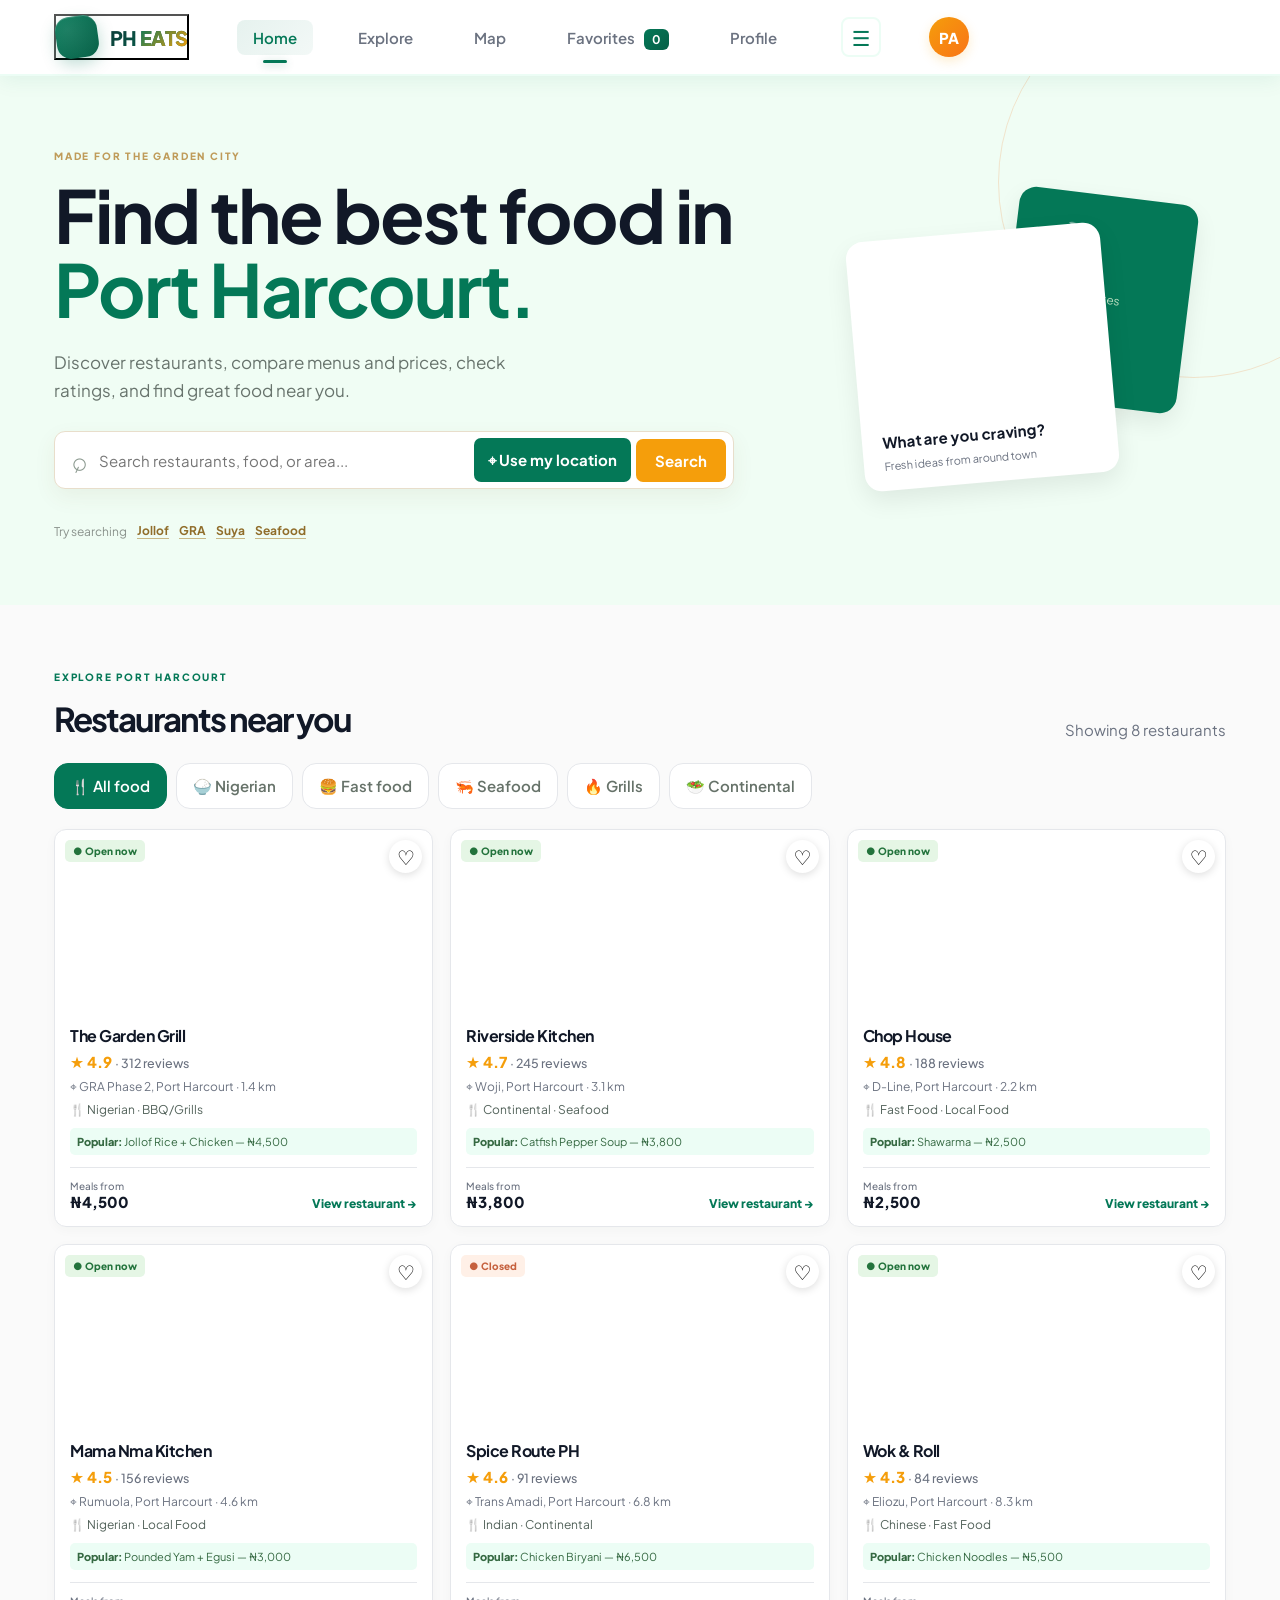
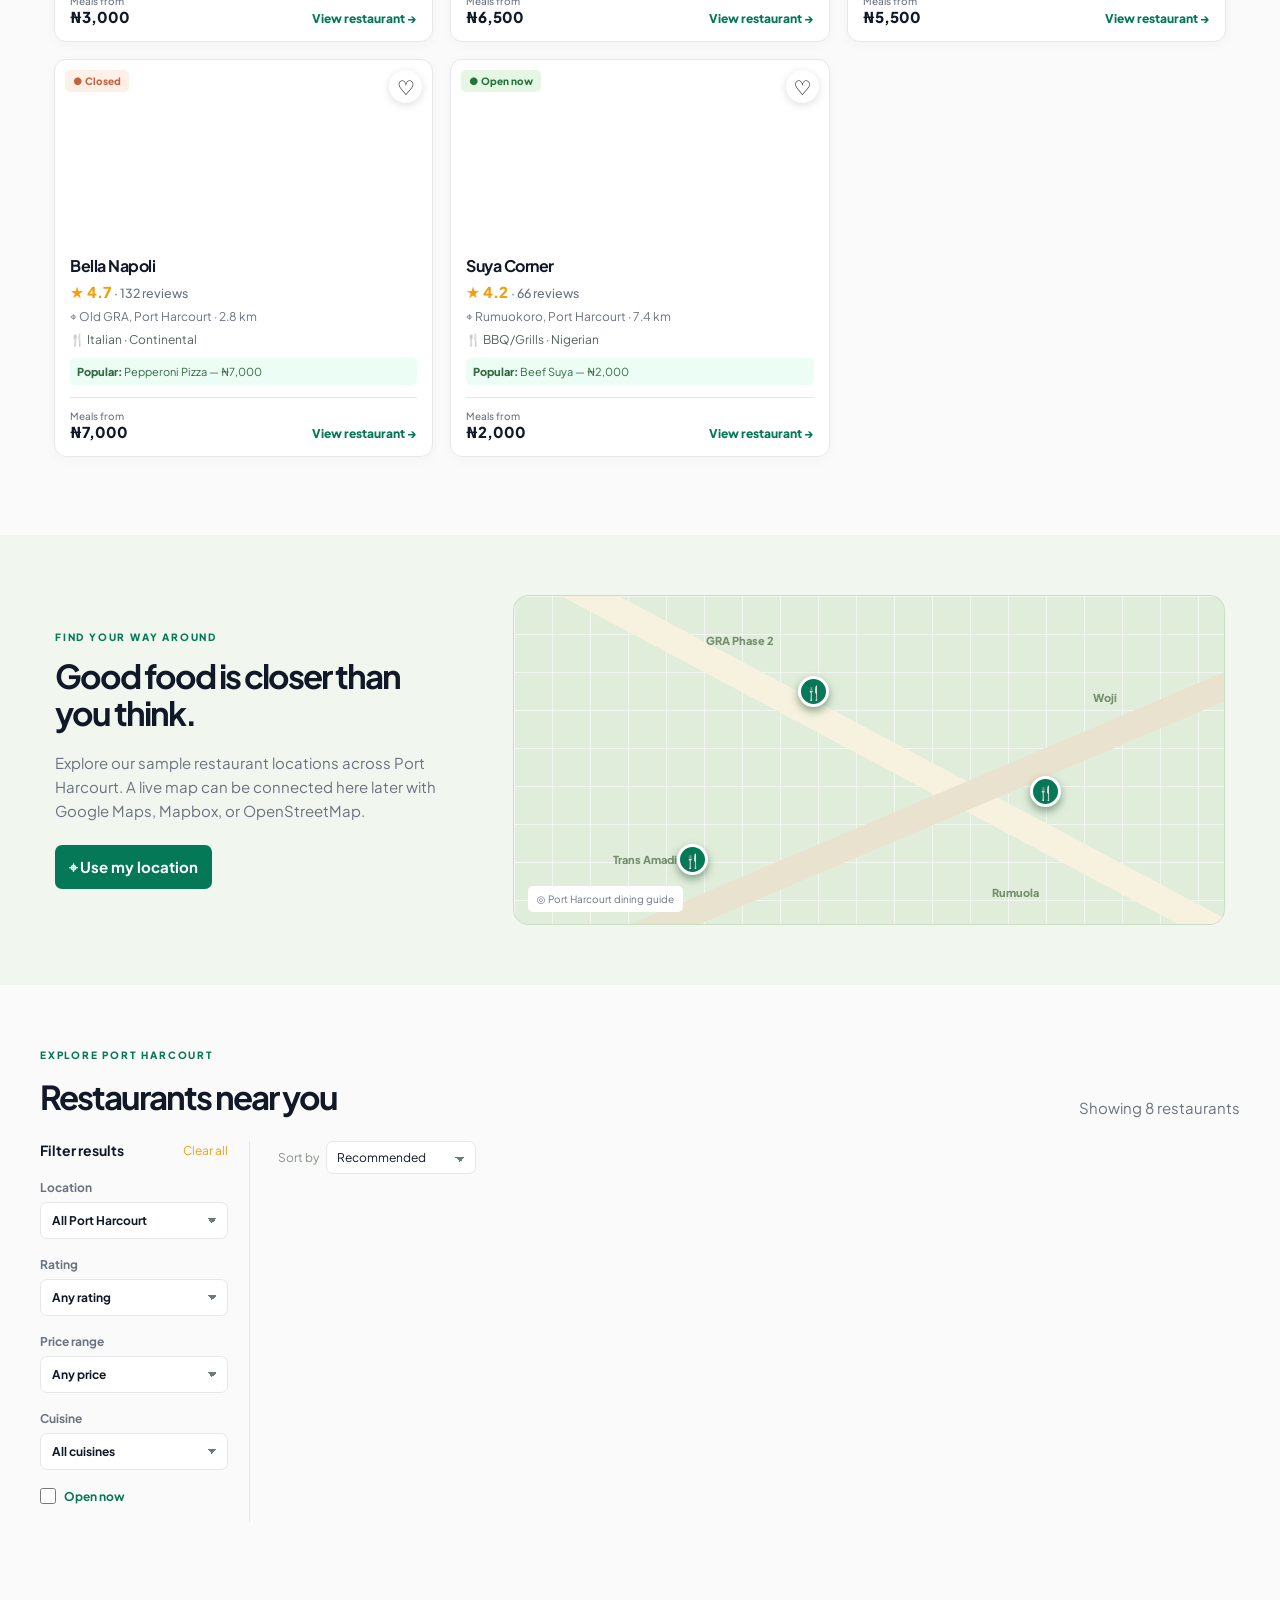
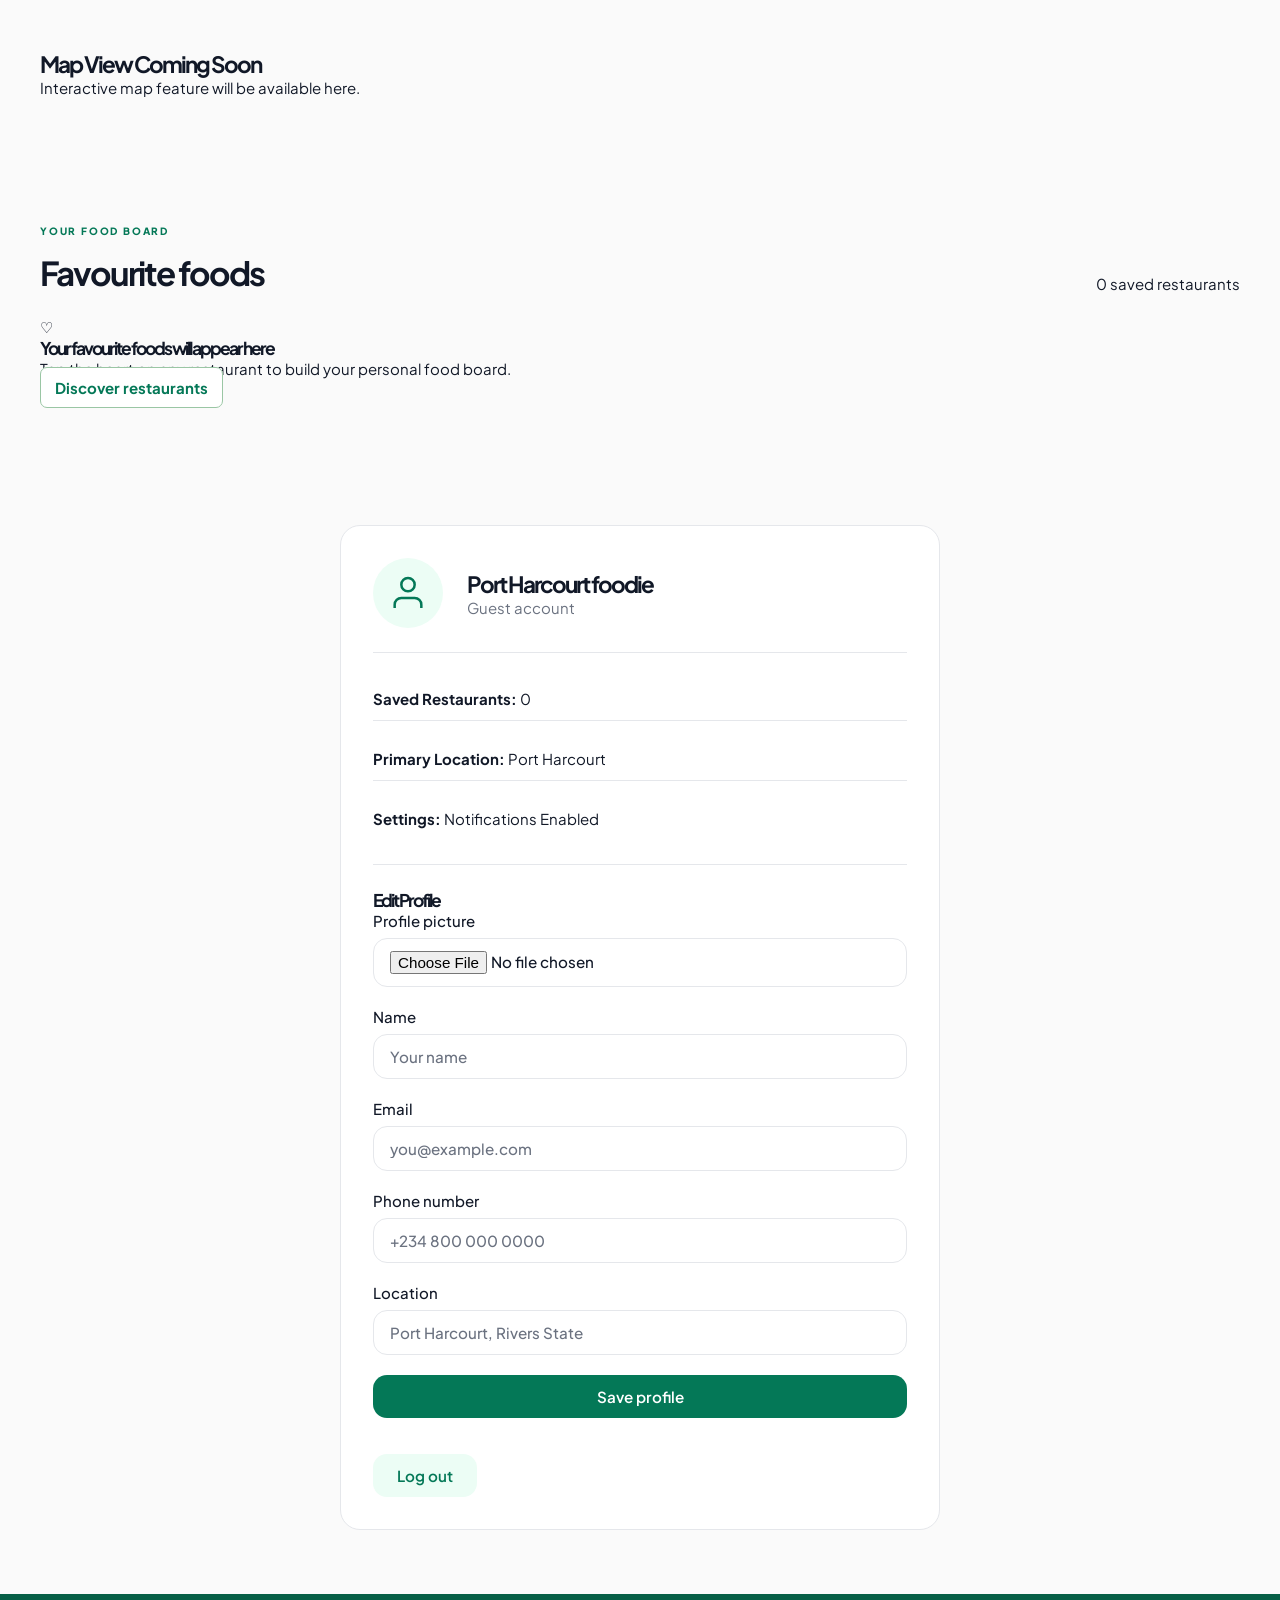
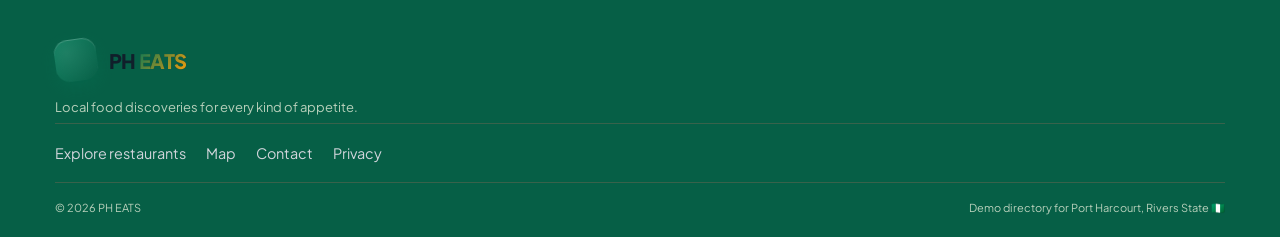
<file: index.html>
<!doctype html>
<html lang="en">
<head>
  <meta charset="utf-8">
  <meta http-equiv="refresh" content="0; url=WEBSITE/index.html">
  <meta name="viewport" content="width=device-width, initial-scale=1">
  <title>PH EATS</title>
  <script>window.location.replace('WEBSITE/index.html');</script>
</head>
<body>
  <p>Opening PH EATS...</p>
  <p><a href="WEBSITE/index.html">Open the website</a></p>
</body>
</html>
</file>
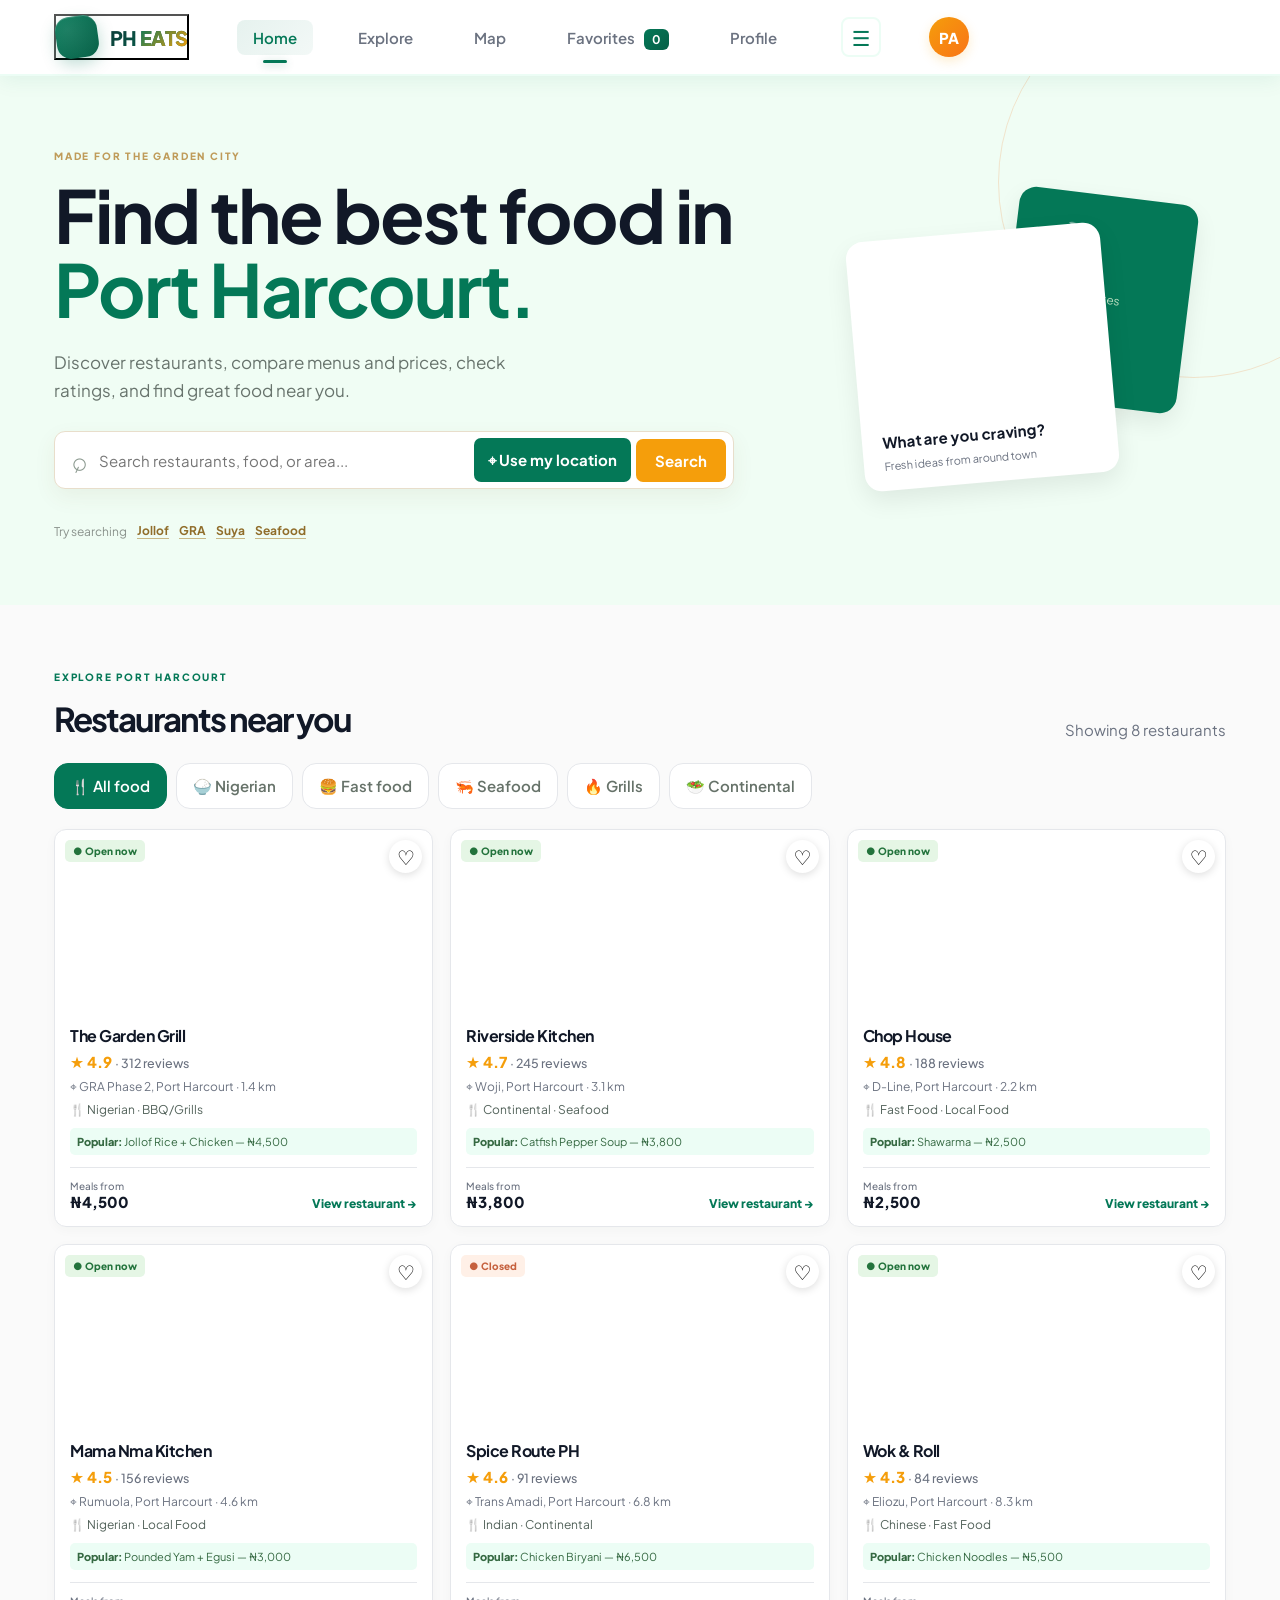
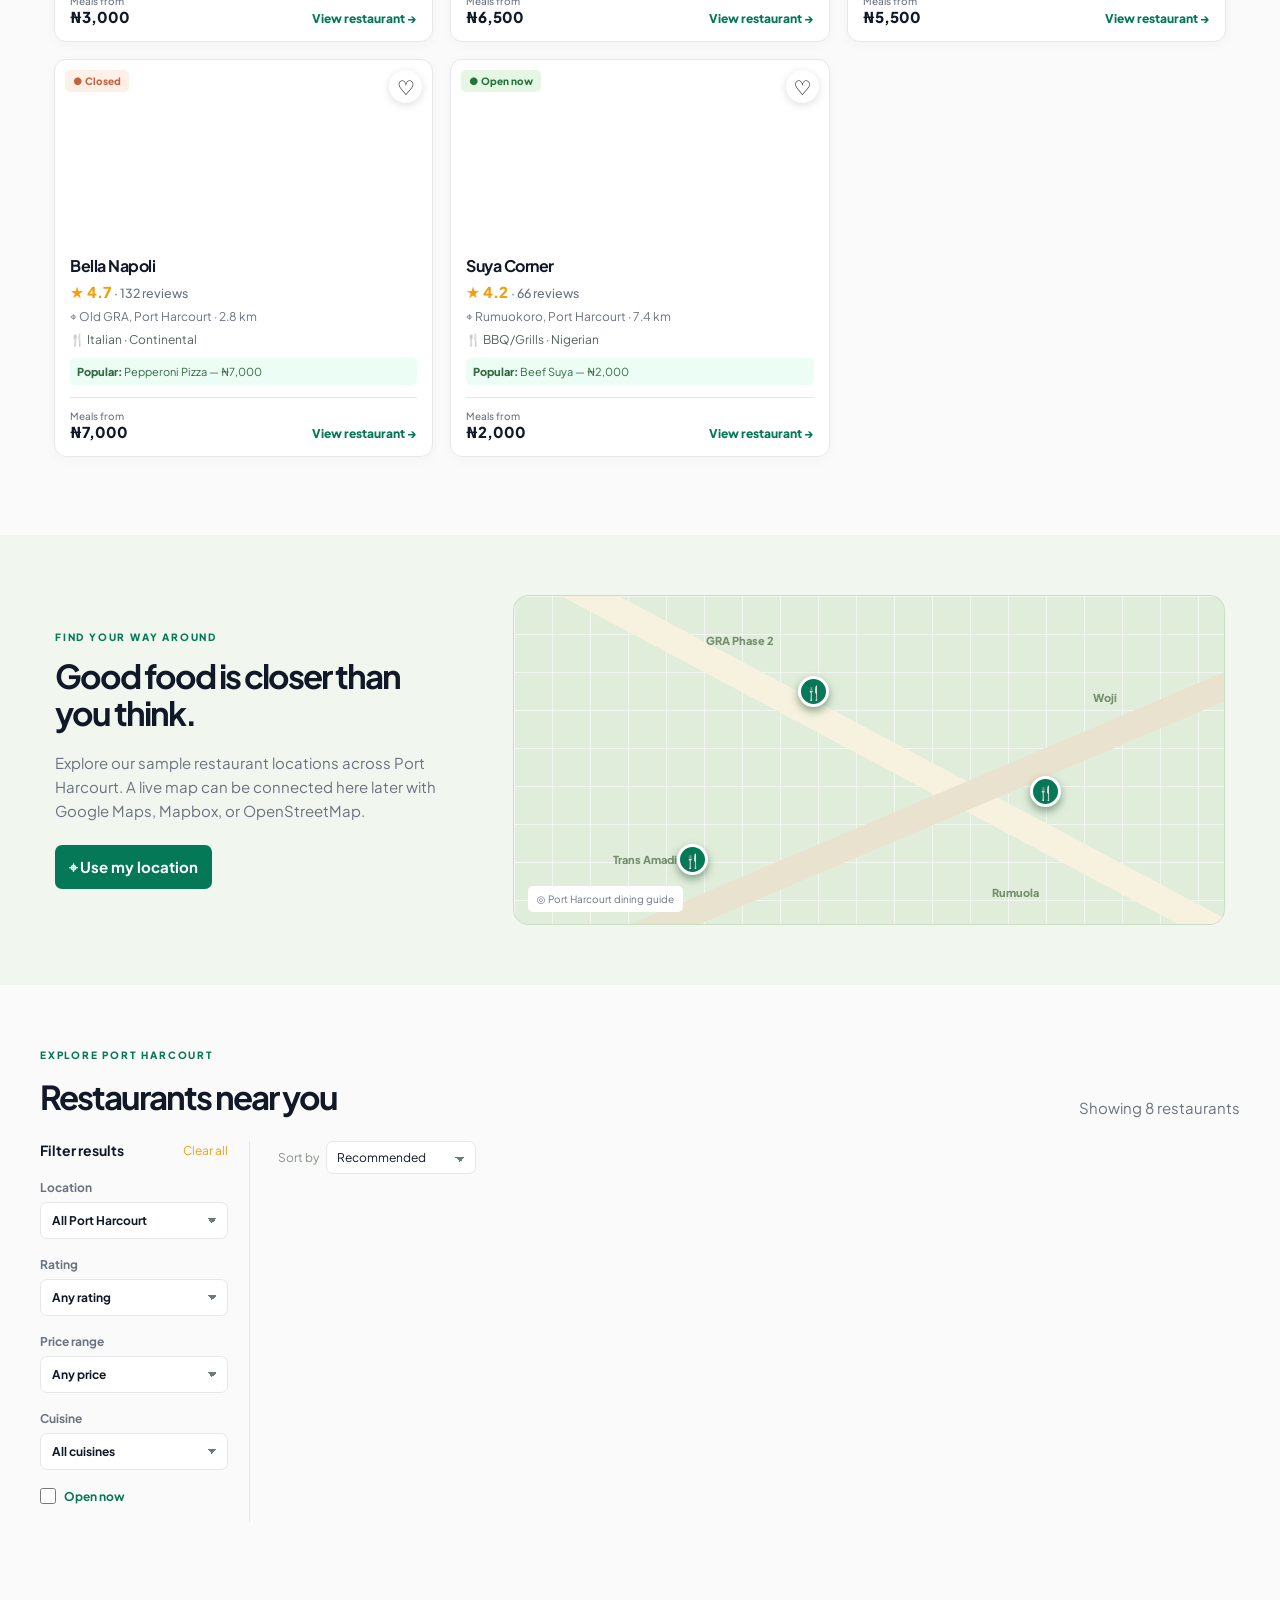
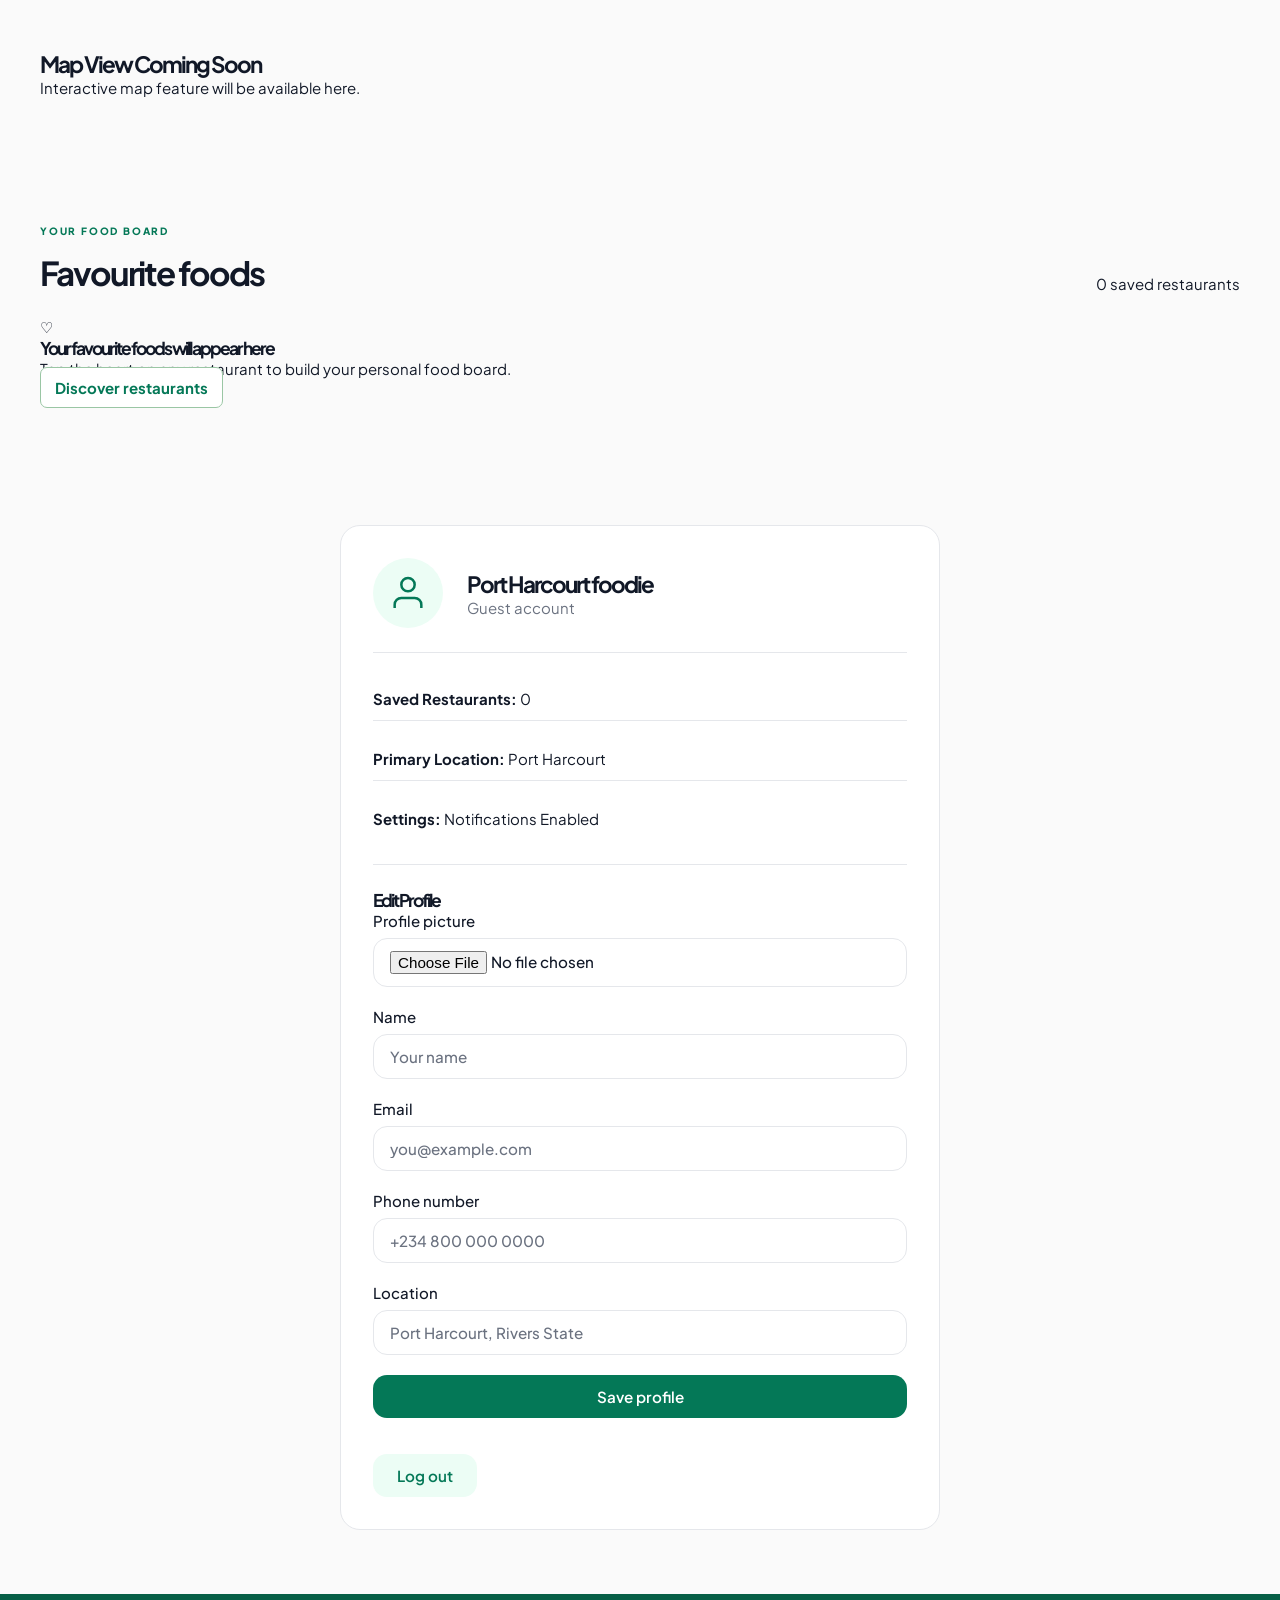
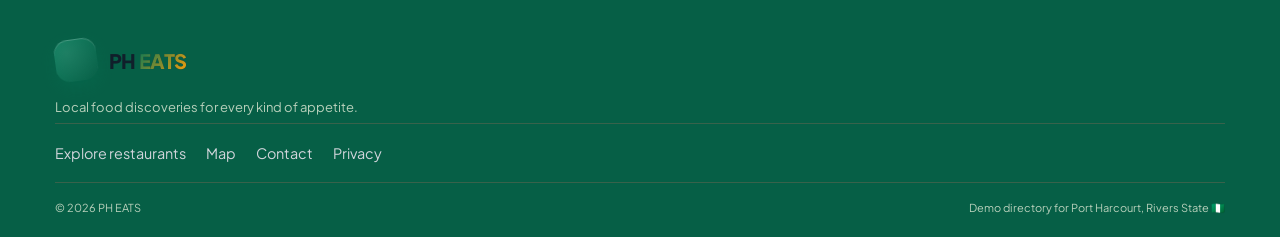
<file: WEBSITE/index.html>
<!DOCTYPE html>
<html lang="en">
<head>
  <meta charset="UTF-8">
  <meta name="viewport" content="width=device-width, initial-scale=1.0">
  <meta name="description" content="Discover restaurants, menus and food prices around Port Harcourt.">
  <title>PH EATS | Find your next meal</title>
  <link rel="preconnect" href="https://fonts.googleapis.com">
  <link rel="preconnect" href="https://fonts.gstatic.com" crossorigin>
  <link href="https://fonts.googleapis.com/css2?family=DM+Sans:wght@400;500;600;700&family=Plus+Jakarta+Sans:wght@600;700;800&display=swap" rel="stylesheet">
  <link rel="stylesheet" href="style.css">
  <link rel="stylesheet" href="pheats-enhancements.css">
</head>
<body>

  <!-- HEADER -->
  <header class="topbar">
    <div class="nav-wrap">
      <button class="brand" data-nav="home"><span class="brand-icon">🍽</span><span>PH <b>EATS</b></span></button>
      
      <nav class="desktop-nav" aria-label="Primary navigation">
        <button class="nav-link active" data-nav="home">Home</button>
        <button class="nav-link" data-nav="explore">Explore</button>
        <button class="nav-link" data-nav="map">Map</button>
        <button class="nav-link" data-nav="favorites">Favorites <span id="favoriteCount">0</span></button>
        <button class="nav-link" data-nav="profile">Profile</button>
      </nav>

      <button class="menu-toggle" id="menuToggle" aria-label="Open navigation" aria-expanded="false">☰</button>
      
      <div class="profile-wrap">
        <button class="profile-dot" id="profileButton" aria-label="Open profile" aria-expanded="false">PA</button>
        <div class="profile-menu" id="profileMenu" hidden>
          <div class="profile-card">
            <span class="profile-large">PA</span>
            <div>
              <strong>Port Harcourt foodie</strong>
              <small>Guest account</small>
            </div>
          </div>
          <button class="menu-link" data-nav="favorites">♡ Saved restaurants <b id="profileFavoriteCount">0</b></button>
          <button class="menu-link" data-nav="explore">⌕ Discover restaurants</button>
          <button id="profileSignIn" type="button">Sign in to sync favorites</button>
        </div>
      </div>
    </div>
    
    <nav class="mobile-menu" id="mobileMenu" aria-label="Mobile navigation">
      <button class="nav-link" data-nav="home">Home</button>
      <button class="nav-link" data-nav="explore">Explore</button>
      <button class="nav-link" data-nav="map">Map</button>
      <button class="nav-link" data-nav="favorites">Favorites</button>
      <button class="nav-link" data-nav="profile">Profile</button>
    </nav>
  </header>

  <!-- MAIN CONTENT -->
  <main id="app-viewport">

    <!-- HOME VIEW -->
    <section id="view-home" class="app-view active">
      
      <section class="hero">
        <div class="hero-inner">
          <div class="hero-copy">
            <p class="kicker">Made for the Garden City</p>
            <h1>Find the best food in <em>Port Harcourt.</em></h1>
            <p class="hero-subtitle">Discover restaurants, compare menus and prices, check ratings, and find great food near you.</p>

            <form class="search-bar" id="searchForm">
              <span class="search-symbol">⌕</span>
              <input id="searchInput" type="search" placeholder="Search restaurants, food, or area..." aria-label="Search restaurants">
              <button class="location-button" id="locationButton" type="button">⌖ Use my location</button>
              <button class="search-button" type="submit">Search</button>
            </form>

            <p class="location-status" id="locationStatus" aria-live="polite"></p>
            <div class="popular">
              <span>Try searching</span>
              <button data-query="Jollof">Jollof</button>
              <button data-query="GRA">GRA</button>
              <button data-query="Suya">Suya</button>
              <button data-query="Seafood">Seafood</button>
            </div>
          </div>

          <div class="hero-art" aria-hidden="true">
            <div class="art-card art-card-back">🍲<small>Local favourites</small></div>
            <div class="art-card art-card-front">
              <div class="food-photo"></div>
              <strong>What are you craving?</strong>
              <small>Fresh ideas from around town</small>
            </div>
          </div>
        </div>
      </section>

      <section class="profile-section" id="profile" style="display:none;">
        <div class="profile-section-inner">
          <div class="profile-identity">
            <div class="profile-photo" id="profilePhoto">PA</div>
            <div>
              <p class="kicker green">Your food profile</p>
              <h2 id="profileDisplayName">Port Harcourt foodie</h2>
              <p>Personalize your profile and keep your local food discoveries together.</p>
            </div>
          </div>
          <form class="profile-form" id="profileForm">
            <label>Profile picture<input id="profilePicture" type="file" accept="image/*"></label>
            <label>Name<input id="profileName" type="text" placeholder="Your name"></label>
            <label>Email<input id="profileEmail" type="email" placeholder="you@example.com"></label>
            <label>Phone number<input id="profilePhone" type="tel" placeholder="+234 800 000 0000"></label>
            <label>Location<input id="profileLocation" type="text" placeholder="Port Harcourt, Rivers State"></label>
            <button class="primary-button" type="submit">Save profile</button>
            <p class="profile-save-message" id="profileSaveMessage" aria-live="polite"></p>
          </form>
          <a class="outline-button" href="favorites.html">View saved restaurants</a>
        </div>
      </section>

      <section class="content-wrap" id="explore-preview">
        <div class="section-head">
          <div>
            <p class="kicker green">Explore Port Harcourt</p>
            <h2>Restaurants near you</h2>
          </div>
          <p class="result-count" id="resultCount">Showing 8 restaurants</p>
        </div>
        <div class="category-row">
          <button class="category active" data-cuisine="all">🍴 All food</button>
          <button class="category" data-cuisine="Nigerian">🍚 Nigerian</button>
          <button class="category" data-cuisine="Fast Food">🍔 Fast food</button>
          <button class="category" data-cuisine="Seafood">🦐 Seafood</button>
          <button class="category" data-cuisine="BBQ/Grills">🔥 Grills</button>
          <button class="category" data-cuisine="Continental">🥗 Continental</button>
        </div>
        <div class="restaurant-grid" id="restaurantGrid"></div>
        <div id="emptyState" class="empty-state" hidden>
          <h3>No restaurants found</h3>
          <p class="text-muted">Try adjusting your filters.</p>
        </div>
      </section>

      <section class="map-section" id="map-preview">
        <div class="map-copy">
          <p class="kicker green">Find your way around</p>
          <h2>Good food is closer than you think.</h2>
          <p>Explore our sample restaurant locations across Port Harcourt. A live map can be connected here later with Google Maps, Mapbox, or OpenStreetMap.</p>
          <button class="primary-button" id="mapLocation" type="button">⌖ Use my location</button>
        </div>
        <div class="map-placeholder">
          <div class="map-grid"></div>
          <div class="map-road road-one"></div>
          <div class="map-road road-two"></div>
          <div class="map-label label-gra">GRA Phase 2</div>
          <div class="map-label label-woji">Woji</div>
          <div class="map-label label-trans">Trans Amadi</div>
          <div class="map-label label-rum">Rumuola</div>
          <button class="map-pin pin-one" data-map-pin="1">🍴<span>The Garden Grill<br>★ 4.9 · ₦4,500</span></button>
          <button class="map-pin pin-two" data-map-pin="2">🍴<span>Riverside Kitchen<br>★ 4.7 · ₦3,800</span></button>
          <button class="map-pin pin-three" data-map-pin="3">🍴<span>Chop House<br>★ 4.8 · ₦2,500</span></button>
          <div class="map-legend">◎ Port Harcourt dining guide</div>
        </div>
      </section>
    </section>

    <!-- EXPLORE VIEW -->
    <section id="view-explore" class="app-view">
      <div class="container section-padding">
        <div class="section-head">
          <div>
            <p class="kicker green">Explore Port Harcourt</p>
            <h2>Restaurants near you</h2>
          </div>
          <p class="result-count" id="resultCount">Showing 8 restaurants</p>
        </div>
        <div class="explore-layout">
          <aside class="filters">
            <div class="filter-title">
              <strong>Filter results</strong>
              <button id="clearFilters" type="button">Clear all</button>
            </div>
            <label>Location<select id="locationFilter">
              <option value="all">All Port Harcourt</option>
              <option>GRA</option>
              <option>Trans Amadi</option>
              <option>Woji</option>
              <option>Rumuola</option>
              <option>Rumuokoro</option>
              <option>Choba</option>
              <option>Eliozu</option>
              <option>D-Line</option>
              <option>Other areas</option>
            </select></label>
            <label>Rating<select id="ratingFilter">
              <option value="0">Any rating</option>
              <option value="4.5">4.5+ stars</option>
              <option value="4">4.0+ stars</option>
              <option value="3.5">3.5+ stars</option>
            </select></label>
            <label>Price range<select id="priceFilter">
              <option value="all">Any price</option>
              <option value="3000">Under ₦3,000</option>
              <option value="5000">₦3,000 - ₦5,000</option>
              <option value="10000">₦5,000 - ₦10,000</option>
              <option value="10001">₦10,000+</option>
            </select></label>
            <label>Cuisine<select id="cuisineFilter">
              <option value="all">All cuisines</option>
              <option>Nigerian</option>
              <option>Fast Food</option>
              <option>Chinese</option>
              <option>Indian</option>
              <option>Italian</option>
              <option>Continental</option>
              <option>Seafood</option>
              <option>Local Food</option>
              <option>BBQ/Grills</option>
            </select></label>
            <label class="check-label"><input id="openFilter" type="checkbox"> Open now</label>
          </aside>
          <div>
            <div class="sort-row">
              <label>Sort by<select id="sortFilter">
                <option value="recommended">Recommended</option>
                <option value="rating">Rating</option>
                <option value="price">Price</option>
                <option value="distance">Distance</option>
                <option value="reviews">Reviews</option>
              </select></label>
            </div>
            <div class="restaurant-grid" id="restaurantGrid"></div>
            <div id="emptyState" class="empty-state" hidden>
              <h3>No restaurants found</h3>
              <p class="text-muted">Try adjusting your filters.</p>
              <button id="emptyClear" class="btn btn-primary mt-4">Clear all filters</button>
            </div>
          </div>
        </div>
      </div>
    </section>

    <!-- MAP VIEW -->
    <section id="view-map" class="app-view">
      <div class="container section-padding">
        <h2>Map View Coming Soon</h2>
        <p>Interactive map feature will be available here.</p>
      </div>
    </section>

    <!-- FAVORITES VIEW -->
    <section id="view-favorites" class="app-view">
      <div class="container section-padding">
        <div class="section-head">
          <div>
            <p class="kicker green">Your food board</p>
            <h2>Favourite foods</h2>
          </div>
          <p id="favoriteSummary">0 saved restaurants</p>
        </div>
        <div class="favorite-grid" id="favoriteGrid"></div>
        <div class="favorite-empty" id="favoriteEmpty">
          <span>♡</span>
          <h3>Your favourite foods will appear here</h3>
          <p>Tap the heart on any restaurant to build your personal food board.</p>
          <a class="outline-button" href="explore.html">Discover restaurants</a>
        </div>
      </div>
    </section>

    <!-- PROFILE VIEW -->
    <section id="view-profile" class="app-view">
      <div class="container section-padding">
        <div class="profile-card">
          <div class="profile-header">
            <div class="avatar-placeholder" id="profilePhotoDisplay">
              <svg width="40" height="40" viewBox="0 0 24 24" fill="none" stroke="currentColor" stroke-width="1.5">
                <path d="M20 21v-2a4 4 0 0 0-4-4H8a4 4 0 0 0-4 4v2"></path>
                <circle cx="12" cy="7" r="4"></circle>
              </svg>
            </div>
            <div>
              <h2 id="profile-name">Port Harcourt foodie</h2>
              <p id="profile-email" class="text-muted">Guest account</p>
            </div>
          </div>
          <hr class="divider">
          <div class="profile-sections">
            <div class="profile-item">
              <strong>Saved Restaurants:</strong> <span id="profile-fav-count">0</span>
            </div>
            <div class="profile-item">
              <strong>Primary Location:</strong> <span id="profile-location-display">Port Harcourt</span>
            </div>
            <div class="profile-item">
              <strong>Settings:</strong> Notifications Enabled
            </div>
          </div>
          <hr class="divider">
          <h3>Edit Profile</h3>
          <form class="profile-form" id="profileForm">
            <label>Profile picture<input id="profilePicture" type="file" accept="image/*"></label>
            <label>Name<input id="profileName" type="text" placeholder="Your name"></label>
            <label>Email<input id="profileEmail" type="email" placeholder="you@example.com"></label>
            <label>Phone number<input id="profilePhone" type="tel" placeholder="+234 800 000 0000"></label>
            <label>Location<input id="profileLocation" type="text" placeholder="Port Harcourt, Rivers State"></label>
            <button class="btn btn-primary" type="submit">Save profile</button>
            <p class="profile-save-message" id="profileSaveMessage" aria-live="polite"></p>
          </form>
          <button class="btn btn-secondary mt-4" id="logout-btn">Log out</button>
        </div>
      </div>
    </section>

    <!-- RESTAURANT DETAIL VIEW -->
    <section id="view-restaurant-detail" class="app-view">
      <div id="restaurant-detail-container"></div>
    </section>

  </main>

  <!-- FOOTER -->
  <footer class="footer">
    <div>
      <a class="brand light" href="#home"><span class="brand-icon">🍽</span><span>PH <b>EATS</b></span></a>
      <p>Local food discoveries for every kind of appetite.</p>
    </div>
    <div class="footer-links">
      <a href="explore.html">Explore restaurants</a>
      <a href="map.html">Map</a>
      <a href="mailto:hello@pheats.example">Contact</a>
      <a href="index.html#privacy">Privacy</a>
    </div>
    <div class="footer-bottom">
      <span>© 2026 PH EATS</span>
      <span>Demo directory for Port Harcourt, Rivers State 🇳🇬</span>
    </div>
  </footer>

  <!-- BOTTOM NAV (Mobile) -->
  <nav class="bottom-nav">
    <a class="active" href="index.html" data-nav="home"><span>⌂</span>Home</a>
    <a href="explore.html" data-nav="explore"><span>⌕</span>Explore</a>
    <a href="map.html" data-nav="map"><span>⌖</span>Map</a>
    <a href="favorites.html" data-nav="favorites"><span>♡</span>Saved</a>
  </nav>

  <!-- MODAL -->
  <div class="modal-backdrop" id="modalBackdrop" hidden>
    <article class="restaurant-modal" role="dialog" aria-modal="true" aria-labelledby="modalName">
      <button class="modal-close" id="modalClose" aria-label="Close details">×</button>
      <div class="modal-hero" id="modalHero"></div>
      <div class="modal-content">
        <div class="modal-heading">
          <div>
            <p class="kicker green">Sample restaurant profile</p>
            <h2 id="modalName"></h2>
            <p id="modalMeta"></p>
          </div>
          <button class="heart-button" id="modalFavorite" aria-label="Save restaurant">♡</button>
        </div>
        <div class="modal-rating" id="modalRating"></div>
        <p class="modal-about" id="modalAbout"></p>
        <div class="modal-details">
          <span>🕘 <strong id="modalHours"></strong></span>
          <span>☎ <strong id="modalPhone"></strong></span>
        </div>
        <div class="menu-heading">
          <h3>Menu</h3>
          <span>Sample/demo prices</span>
        </div>
        <div class="menu-list" id="menuList"></div>
        <h3 class="review-heading">Customer reviews</h3>
        <div class="reviews">
          <div>
            <b>"</b>
            <p>Lovely portions and quick service. The local dishes taste homemade.</p>
            <strong>Amaka O. · ★★★★★</strong>
          </div>
          <div>
            <b>"</b>
            <p>Great spot for a casual meal around Port Harcourt.</p>
            <strong>Chidi E. · ★★★★☆</strong>
          </div>
        </div>
        <div class="modal-actions">
          <button class="primary-button" type="button">⌖ Get directions</button>
          <button class="outline-button" type="button">☎ Call</button>
          <button class="whatsapp-button" type="button">◉ WhatsApp</button>
        </div>
      </div>
    </article>
  </div>

  <script src="script.js"></script>
  <script>
    function renderFavouriteFoods(){const favoriteGrid=document.querySelector('#favoriteGrid');const favoriteEmpty=document.querySelector('#favoriteEmpty');const favoriteSummary=document.querySelector('#favoriteSummary');const saved=restaurants.filter(r=>state.favorites.includes(r.id));favoriteGrid.innerHTML=saved.map(r=>`<article class="favorite-card"><div class="favorite-card-image" style="background-image:url('${r.image}')"></div><div><h3>${r.name}</h3><p>★ ${r.rating} · ${r.area}</p><strong>${money(r.price)} meals from</strong></div><button class="remove-favorite" data-remove-favorite="${r.id}" aria-label="Remove ${r.name} from favourite foods">×</button></article>`).join('');favoriteEmpty.hidden=saved.length>0;favoriteSummary.textContent=`${saved.length} saved restaurant${saved.length===1?'':'s'}`}
    function renderProfile(){const profile=state.profile||{};const name=profile.name||'Port Harcourt foodie';const email=profile.email||'Guest account';const location=profile.location||'Port Harcourt';document.querySelector('#profileDisplayName').textContent=name;document.querySelector('#profileName').value=profile.name||'';document.querySelector('#profileEmail').value=profile.email||'';document.querySelector('#profilePhone').value=profile.phone||'';document.querySelector('#profileLocation').value=profile.location||'';const avatar=(name.match(/[A-Z]/gi)||['P','A']).slice(0,2).join('').toUpperCase();document.querySelectorAll('#profilePhoto').forEach(el=>{if(profile.photo){el.style.backgroundImage=`url('${profile.photo}')`;el.textContent=''}else{el.textContent=avatar}});const displayPhoto=document.querySelector('#profilePhotoDisplay');if(displayPhoto){if(profile.photo){displayPhoto.style.backgroundImage=`url('${profile.photo}')`;displayPhoto.innerHTML=''}else{displayPhoto.innerHTML='<svg width="40" height="40" viewBox="0 0 24 24" fill="none" stroke="currentColor" stroke-width="1.5"><path d="M20 21v-2a4 4 0 0 0-4-4H8a4 4 0 0 0-4 4v2"></path><circle cx="12" cy="7" r="4"></circle></svg>'}}document.querySelector('#profile-name').textContent=name;document.querySelector('#profile-email').textContent=email;document.querySelector('#profile-location-display').textContent=location;document.querySelector('#profile-fav-count').textContent=state.favorites.length}
    function renderExtras(){renderFavouriteFoods();renderProfile()}
    function wrapRender(){const baseRender=render;return function(){baseRender();renderExtras()}}
    render=wrapRender();renderExtras();
    document.querySelector('#favoriteGrid').addEventListener('click',e=>{const button=e.target.closest('[data-remove-favorite]');if(!button)return;state.favorites=state.favorites.filter(id=>id!==Number(button.dataset.removeFavorite));localStorage.setItem('ph-eats-favorites',JSON.stringify(state.favorites));render()});
    document.querySelector('#profileForm').addEventListener('submit',e=>{e.preventDefault();state.profile={...state.profile,name:document.querySelector('#profileName').value.trim(),email:document.querySelector('#profileEmail').value.trim(),phone:document.querySelector('#profilePhone').value.trim(),location:document.querySelector('#profileLocation').value.trim()};localStorage.setItem('ph-eats-profile',JSON.stringify(state.profile));renderProfile();document.querySelector('#profileSaveMessage').textContent='Profile saved on this device.'});
    document.querySelector('#profilePicture').addEventListener('change',e=>{const file=e.target.files[0];if(!file)return;const reader=new FileReader();reader.addEventListener('load',()=>{state.profile.photo=reader.result;localStorage.setItem('ph-eats-profile',JSON.stringify(state.profile));renderProfile();document.querySelector('#profileSaveMessage').textContent='Profile picture updated.'});reader.readAsDataURL(file)});
    document.querySelector('#logout-btn').addEventListener('click',()=>{state.profile={};state.favorites=[];localStorage.removeItem('ph-eats-profile');localStorage.removeItem('ph-eats-favorites');renderProfile();document.querySelector('#favoriteGrid').innerHTML='';switchView('home')});
    document.querySelectorAll('[data-cuisine]').forEach(button=>button.addEventListener('click',()=>{const cuisine=button.dataset.cuisine;window.location.href=`explore.html${cuisine==='all'?'':`?cuisine=${encodeURIComponent(cuisine)}`}`}));
    document.querySelectorAll('[data-map-pin]').forEach(button=>button.addEventListener('click',()=>{window.location.href=`map.html#restaurant-${button.dataset.mapPin}`}));
    document.querySelectorAll('.modal-actions button').forEach(button=>button.addEventListener('click',()=>{const restaurant=document.querySelector('#modalName').textContent;const phone=document.querySelector('#modalPhone').textContent.replace(/[^+\d]/g,'');if(button.classList.contains('outline-button'))window.location.href=`tel:${phone}`;else if(button.classList.contains('whatsapp-button'))window.location.href=`https://wa.me/${phone.replace('+','')}`;else window.location.href=`https://www.google.com/maps/search/?api=1&query=${encodeURIComponent(`${restaurant}, Port Harcourt`)}`}));
  </script>
</body>
</html>
</file>
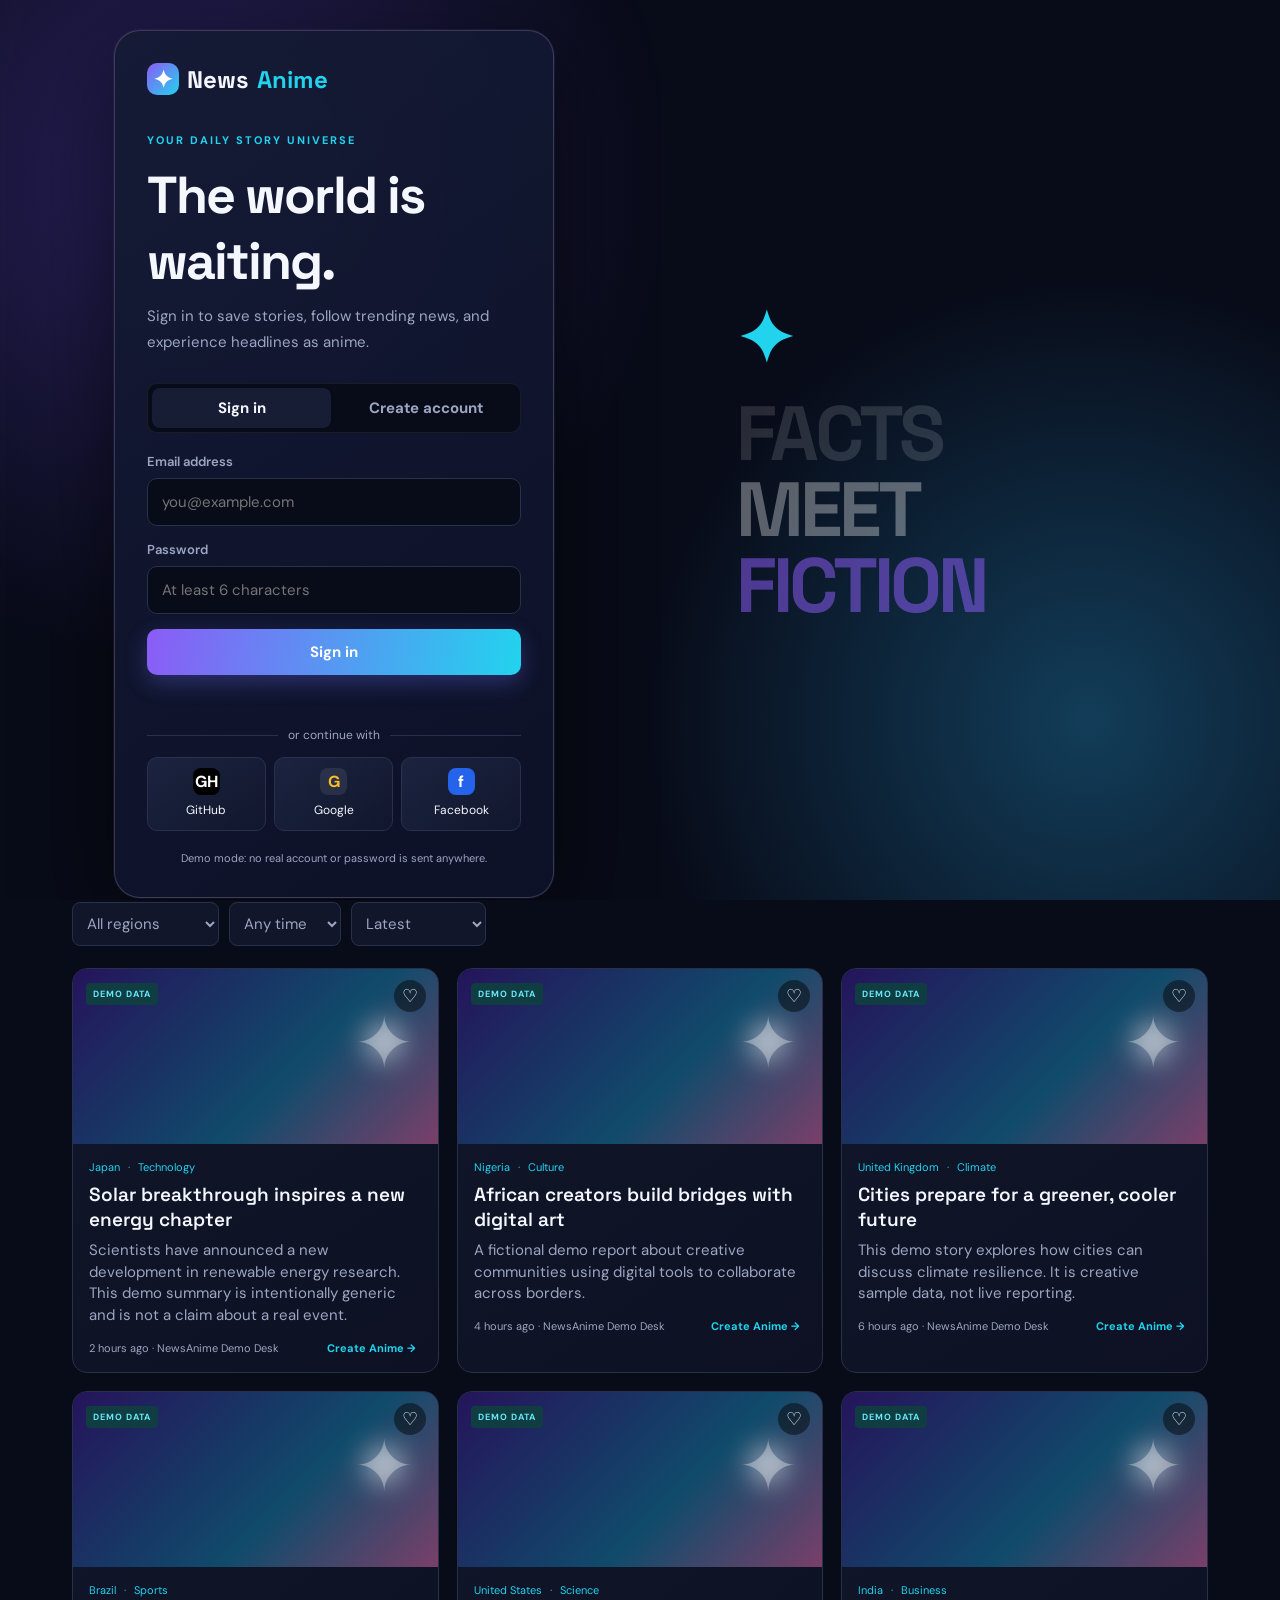
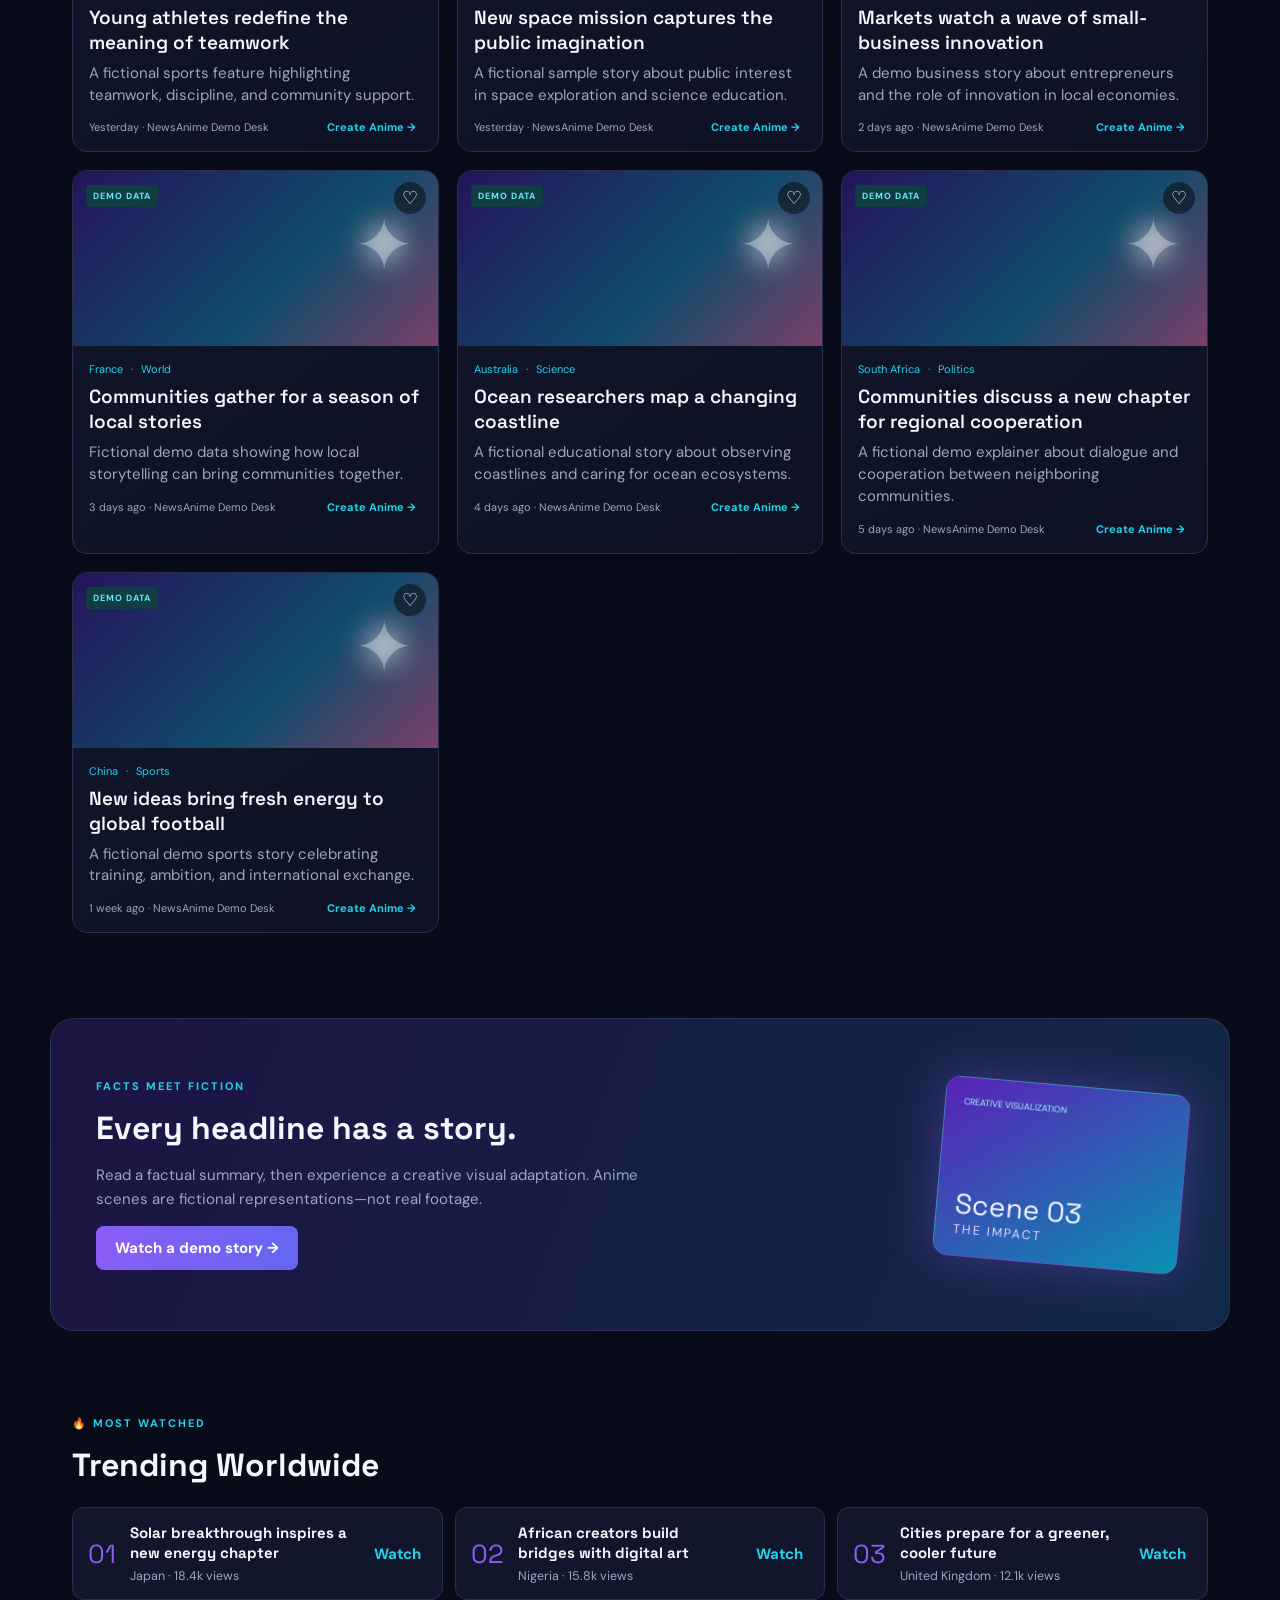
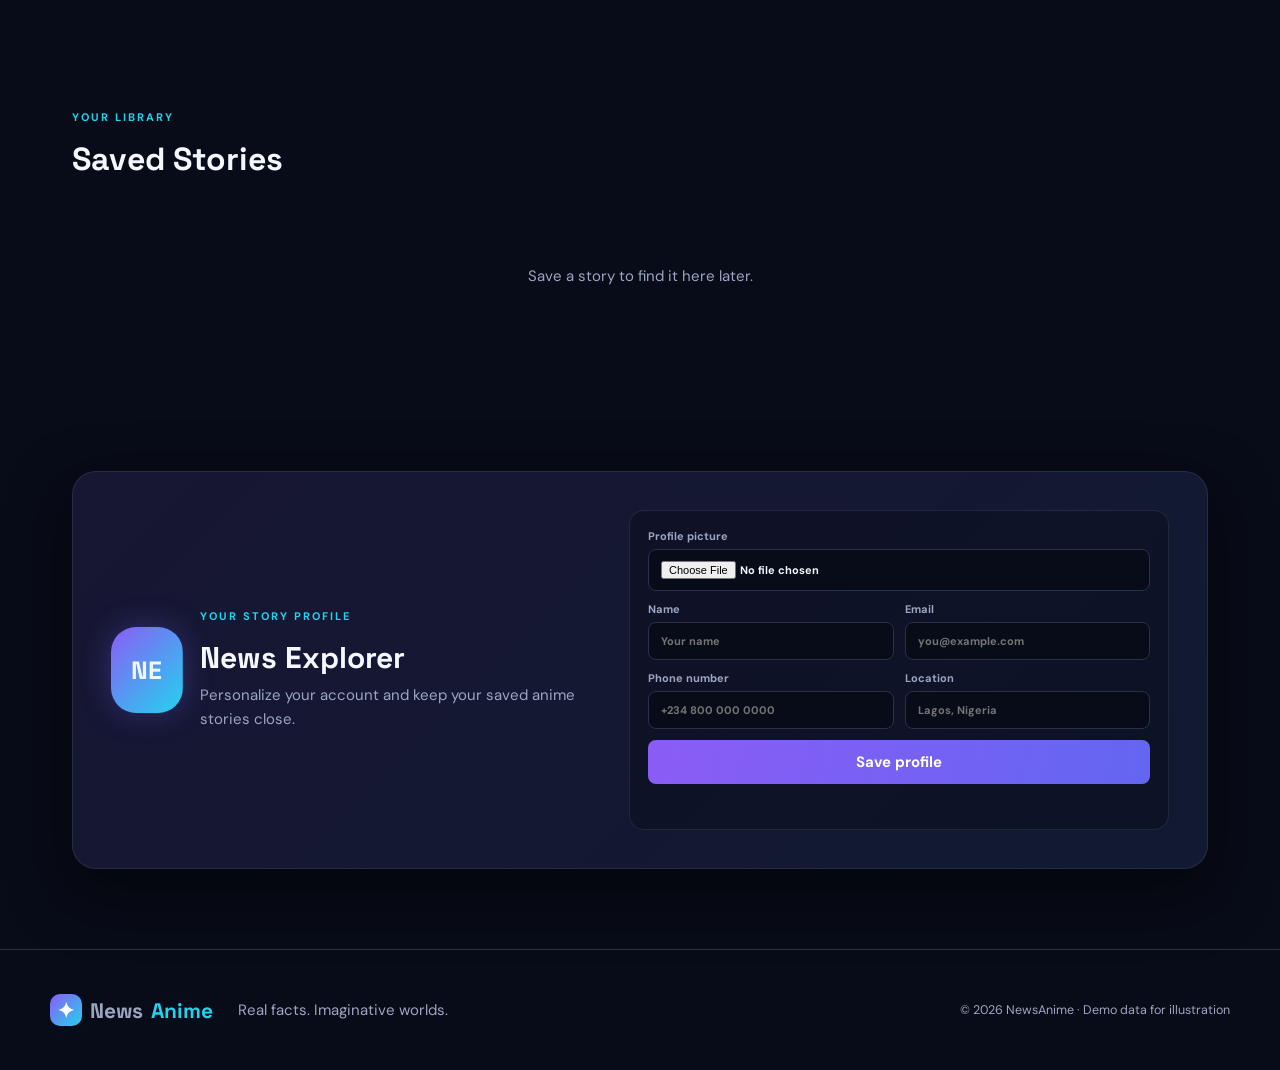
<file: WEBSITE/2.html>
<!doctype html>
<html lang="en">
<head>
  <meta charset="UTF-8">
  <meta name="viewport" content="width=device-width, initial-scale=1.0">
  <meta name="description" content="NewsAnime turns global news into clear, cinematic anime stories.">
  <title>NewsAnime | The World, Reimagined as Anime</title>
  <link rel="preconnect" href="https://fonts.googleapis.com">
  <link rel="preconnect" href="https://fonts.gstatic.com" crossorigin>
  <link href="https://fonts.googleapis.com/css2?family=DM+Sans:wght@400;500;600;700&family=Space+Grotesk:wght@500;600;700&display=swap" rel="stylesheet">
  <link rel="stylesheet" href="2.css">
</head>
<body>
  <section class="auth-screen" id="authScreen" aria-labelledby="authTitle">
    <div class="auth-card">
      <a class="brand auth-brand" href="#home" aria-label="NewsAnime home"><span class="brand-mark">✦</span>News<span>Anime</span></a>
      <div class="auth-copy"><p class="kicker">YOUR DAILY STORY UNIVERSE</p><h1 id="authTitle">The world is waiting.</h1><p>Sign in to save stories, follow trending news, and experience headlines as anime.</p></div>
      <div class="auth-tabs" role="tablist" aria-label="Account access"><button class="auth-tab active" id="signInTab" type="button" role="tab" aria-selected="true">Sign in</button><button class="auth-tab" id="signUpTab" type="button" role="tab" aria-selected="false">Create account</button></div>
      <form class="auth-form" id="authForm"><label class="auth-name-field" for="authName" hidden>Full name</label><input class="auth-name-field" id="authName" type="text" placeholder="Full name" autocomplete="name" hidden><label for="authEmail">Email address</label><input id="authEmail" type="email" placeholder="you@example.com" autocomplete="email" required><label for="authPassword">Password</label><input id="authPassword" type="password" placeholder="At least 6 characters" minlength="6" autocomplete="current-password" required><button class="auth-submit" id="authSubmit" type="submit">Sign in</button><p class="auth-message" id="authMessage" role="status" aria-live="polite"></p></form>
      <div class="auth-divider"><span>or continue with</span></div><div class="social-auth" aria-label="Social sign in options"><button type="button" data-social="GitHub"><b>GH</b> GitHub</button><button type="button" data-social="Google"><b>G</b> Google</button><button type="button" data-social="Facebook"><b>f</b> Facebook</button></div><small class="auth-note">Demo mode: no real account or password is sent anywhere.</small>
    </div><div class="auth-art" aria-hidden="true"><span>✦</span><strong>FACTS</strong><strong>MEET</strong><strong>FICTION</strong></div>
  </section>
  <header class="site-header">
    <a class="brand" href="#home" aria-label="NewsAnime home"><span class="brand-mark">✦</span>News<span>Anime</span></a>
    <nav class="main-nav" id="mainNav" aria-label="Primary navigation">
      <a class="active" href="#home" data-nav="home">Home</a>
      <a href="#news" data-nav="news">News</a>
      <a href="#anime" data-nav="anime">Anime</a>
      <a href="#trending" data-nav="trending">Trending</a>
      <a href="#saved" data-nav="saved">Saved <b id="savedCount">0</b></a>
      <a href="#profile" data-nav="profile">Profile</a>
    </nav>
    <div class="header-actions">
      <button class="icon-button" id="themeToggle" type="button" aria-label="Toggle theme">◐</button>
      <button class="profile-button" id="profileButton" type="button" aria-expanded="false">NA</button>
      <button class="menu-button" id="menuButton" type="button" aria-label="Open menu" aria-expanded="false">☰</button>
    </div>
    <div class="profile-popover" id="profilePopover" hidden>
      <div class="profile-heading"><span class="profile-avatar">NA</span><div><strong>News Explorer</strong><small>Demo account</small></div></div>
      <button type="button" data-profile-action="saved">♡ <span>Saved stories</span><b id="profileSavedCount">0</b></button>
      <button type="button" data-profile-action="preferences">⚙ <span>Preferences</span></button>
      <button type="button" data-profile-action="signout">↪ <span>Sign out</span></button>
    </div>
  </header>

  <main id="home">
    <section class="hero">
      <div class="hero-copy"><p class="kicker">GLOBAL NEWS · ANIME STORIES</p><h1>The World,<br><em>Reimagined as Anime.</em></h1><p>Turn today's global news into immersive anime-style stories—while keeping every fact clear.</p>
        <form class="search-form" id="searchForm"><span>⌕</span><input id="searchInput" type="search" placeholder="Search news, countries or topics..." aria-label="Search news"><button type="submit">Search</button></form>
        <div class="hero-links"><a href="#news">🌍 Browse global news</a><a href="#trending">🔥 Trending stories</a></div>
      </div><div class="hero-art" aria-hidden="true"><div class="orb orb-one"></div><div class="orb orb-two"></div><div class="hero-scan">EPISODE 01<br><b>THE WORLD WATCHES</b></div></div>
    </section>

    <section class="category-row" aria-label="News categories">
      <button class="category active" data-category="All">🌎 All</button><button class="category" data-category="World">🌍 World</button><button class="category" data-category="Politics">🏛 Politics</button><button class="category" data-category="Business">💰 Business</button><button class="category" data-category="Technology">💻 Technology</button><button class="category" data-category="Sports">⚽ Sports</button><button class="category" data-category="Science">🔬 Science</button><button class="category" data-category="Climate">🌱 Climate</button>
    </section>

    <section class="content-section" id="news"><div class="section-title"><div><p class="kicker">CURATED FOR YOU</p><h2>Latest News</h2></div><span id="resultSummary">10 demo stories</span></div>
      <div class="filter-bar"><select id="regionFilter" aria-label="Filter by region"><option value="All">All regions</option><option>Africa</option><option>Europe</option><option>Asia</option><option>North America</option><option>South America</option><option>Oceania</option></select><select id="timeFilter" aria-label="Filter by time"><option value="All">Any time</option><option value="Today">Today</option><option value="Week">This week</option></select><select id="sortFilter" aria-label="Sort stories"><option value="latest">Latest</option><option value="popular">Most popular</option></select></div>
      <div class="story-grid" id="storyGrid"></div><div class="empty-state" id="emptyState" hidden><span>◌</span><h3>No news stories found.</h3><p>Try another topic, country, or category.</p></div>
    </section>

    <section class="feature-section" id="anime"><div><p class="kicker">FACTS MEET FICTION</p><h2>Every headline has a story.</h2><p>Read a factual summary, then experience a creative visual adaptation. Anime scenes are fictional representations—not real footage.</p><button class="primary-button" data-open-first>Watch a demo story →</button></div><div class="feature-card"><span>CREATIVE VISUALIZATION</span><strong>Scene 03</strong><small>THE IMPACT</small></div></section>
    <section class="content-section" id="trending"><div class="section-title"><div><p class="kicker">🔥 MOST WATCHED</p><h2>Trending Worldwide</h2></div></div><div class="trending-list" id="trendingList"></div></section>
    <section class="content-section saved-section" id="saved"><div class="section-title"><div><p class="kicker">YOUR LIBRARY</p><h2>Saved Stories</h2></div></div><div class="story-grid" id="savedGrid"></div><p class="saved-empty" id="savedEmpty">Save a story to find it here later.</p></section>
    <section class="profile-section" id="profile" aria-labelledby="profileTitle"><div class="profile-shell"><div class="profile-intro"><div class="profile-photo" id="profilePhoto">NE</div><div><p class="kicker">YOUR STORY PROFILE</p><h2 id="profileTitle">News Explorer</h2><p>Personalize your account and keep your saved anime stories close.</p></div></div><form class="profile-form" id="profileForm"><label>Profile picture<input id="profilePicture" type="file" accept="image/*"></label><label>Name<input id="profileName" type="text" placeholder="Your name"></label><label>Email<input id="profileEmail" type="email" placeholder="you@example.com"></label><label>Phone number<input id="profilePhone" type="tel" placeholder="+234 800 000 0000"></label><label>Location<input id="profileLocation" type="text" placeholder="Lagos, Nigeria"></label><button class="primary-button" type="submit">Save profile</button><p id="profileMessage" aria-live="polite"></p></form></div></section>
  </main>

  <footer><a class="brand" href="#home"><span class="brand-mark">✦</span>News<span>Anime</span></a><p>Real facts. Imaginative worlds.</p><small>© 2026 NewsAnime · Demo data for illustration</small></footer>

  <div class="modal-backdrop" id="storyModal" hidden><article class="story-modal" role="dialog" aria-modal="true" aria-labelledby="modalTitle"><button class="close-button" id="closeModal" aria-label="Close">×</button><div class="modal-content"><div class="fact-panel"><span class="label factual">FACTUAL NEWS</span><h2 id="modalTitle"></h2><p id="modalFact"></p><dl><div><dt>Source</dt><dd id="modalSource"></dd></div><div><dt>Location</dt><dd id="modalLocation"></dd></div><div><dt>Published</dt><dd id="modalDate"></dd></div></dl><a id="sourceLink" href="#" target="_blank" rel="noopener">Read original article ↗</a></div><div class="anime-panel"><div class="viewer" id="viewer"><span class="label creative">CREATIVE ANIME VISUALIZATION</span><span class="scene-number" id="sceneNumber">SCENE 01</span><div class="viewer-content"><h3 id="sceneTitle"></h3><p id="sceneText"></p></div><div class="viewer-controls"><button id="previousScene" type="button">◀</button><button class="play-button" id="playButton" type="button">▶ Play</button><button id="nextScene" type="button">▶</button></div><div class="progress"><span id="progressBar"></span></div></div><p class="disclaimer">Anime scenes are a creative visualization of the reported event, not authentic news footage.</p></div></div></article></div>
  <nav class="bottom-nav" aria-label="Mobile navigation"><a class="active" href="#home">⌂<small>Home</small></a><a href="#news">▣<small>News</small></a><a href="#anime">▶<small>Anime</small></a><a href="#saved">♡<small>Saved</small></a><a href="#profile">◯<small>Profile</small></a></nav>
  <style>
    .auth-card{border-color:#ffffff2b;background:linear-gradient(145deg,#151a35f5,#0d1228f5);box-shadow:0 25px 90px #0009,0 0 0 1px #8b5cf622}.auth-brand{font-size:24px}.auth-tabs{border:1px solid #ffffff12}.social-auth button{min-height:74px;background:linear-gradient(145deg,#1b2340,#11172c);transition:.25s;position:relative;overflow:hidden}.social-auth button:after{content:'';position:absolute;inset:0;background:linear-gradient(110deg,transparent,#ffffff14,transparent);transform:translateX(-100%);transition:.4s}.social-auth button:hover:after{transform:translateX(100%)}.social-auth button b{display:grid;place-items:center;width:27px;height:27px;border-radius:8px;background:#ffffff14}.social-auth button[data-social="Google"] b{color:#fbbf24}.social-auth button[data-social="Facebook"] b{background:#2563eb;color:#fff}.social-auth button[data-social="GitHub"] b{background:#000;color:#fff}.auth-submit{box-shadow:0 8px 22px #6366f155}.profile-section{max-width:1180px;margin:auto;padding:65px 22px 80px}.profile-shell{display:grid;grid-template-columns:minmax(240px,1fr) minmax(320px,540px);gap:35px;align-items:center;padding:38px;border:1px solid #ffffff16;border-radius:24px;background:linear-gradient(135deg,#171633,#111a32);box-shadow:var(--shadow)}.profile-intro{display:flex;align-items:center;gap:17px}.profile-photo{width:86px;height:86px;border-radius:25px;display:grid;place-items:center;background:linear-gradient(135deg,var(--purple),var(--cyan));background-size:cover;background-position:center;font:700 25px 'Space Grotesk';box-shadow:0 0 30px #6366f155}.profile-intro h2{font:700 30px 'Space Grotesk';margin:6px 0}.profile-intro p:not(.kicker){color:var(--muted);line-height:1.6;margin:0}.profile-form{display:grid;grid-template-columns:1fr 1fr;gap:11px;padding:18px;border:1px solid #ffffff16;border-radius:15px;background:#080b1866}.profile-form label{display:grid;gap:6px;color:var(--muted);font-size:11px;font-weight:700}.profile-form label:first-child{grid-column:1/-1}.profile-form input{width:100%;padding:11px 12px;border:1px solid var(--line);border-radius:8px;background:#080b18;color:var(--text);outline-color:var(--cyan)}.profile-form .primary-button{grid-column:1/-1}.profile-form p{grid-column:1/-1;min-height:16px;color:var(--cyan);font-size:12px;margin:0}@media(max-width:760px){.profile-section{padding:42px 20px 65px}.profile-shell{display:block;padding:23px}.profile-form{margin-top:23px;grid-template-columns:1fr}.profile-form label:first-child,.profile-form .primary-button,.profile-form p{grid-column:auto}}
  </style>
  <script src="2.js"></script>
</body>
</html>
</file>
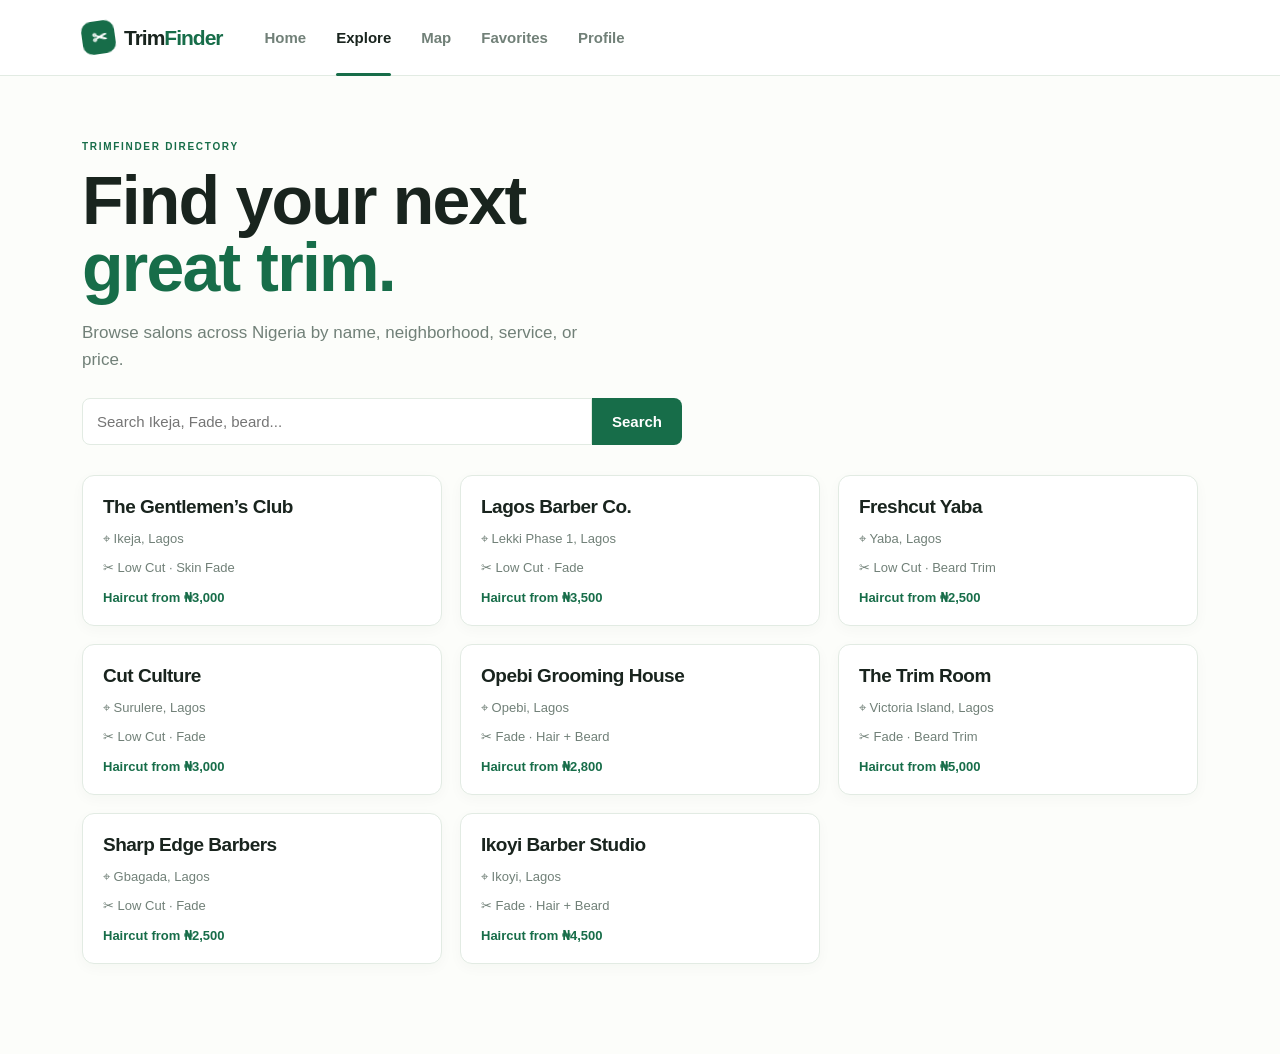
<file: WEBSITE/3-explore.html>
<!doctype html><html lang="en"><head><meta charset="UTF-8"><meta name="viewport" content="width=device-width, initial-scale=1"><title>Explore | TrimFinder</title><link rel="stylesheet" href="3.css"><style>.page-shell{max-width:1160px;margin:auto;padding:65px 22px 90px}.page-shell h1{font-size:clamp(42px,6vw,68px)}.page-lead{max-width:530px;color:var(--muted);line-height:1.6;font-size:17px}.page-search{display:flex;max-width:600px;margin:25px 0 30px}.page-search input{flex:1;padding:14px;border:1px solid var(--line);border-radius:8px 0 0 8px;outline-color:var(--green)}.page-search button{border:0;border-radius:0 8px 8px 0;background:var(--green);color:#fff;padding:0 20px;font-weight:700}.simple-grid{display:grid;grid-template-columns:repeat(3,1fr);gap:18px}.simple-card{padding:20px;background:#fff;border:1px solid var(--line);border-radius:12px;box-shadow:0 4px 14px #193d2808}.simple-card h2{font-size:19px;letter-spacing:-.5px}.simple-card p{color:var(--muted);font-size:13px}.simple-card strong{color:var(--green);font-size:13px}@media(max-width:700px){.page-shell{padding:45px 18px 70px}.simple-grid{grid-template-columns:1fr}.page-search button{padding:0 13px}}
</style></head><body><header class="site-header"><div class="header-inner"><a class="brand" href="3.html"><span class="brand-icon">✂</span><span>Trim<b>Finder</b></span></a><nav class="desktop-nav"><a href="3.html">Home</a><a class="active" href="3-explore.html">Explore</a><a href="3-map.html">Map</a><a href="3-favorites.html">Favorites</a><a href="3.html#profile">Profile</a></nav><button class="menu-toggle" id="menuToggle">☰</button></div><nav class="mobile-menu" id="mobileMenu"><a href="3.html">Home</a><a href="3-explore.html">Explore</a><a href="3-map.html">Map</a><a href="3-favorites.html">Favorites</a><a href="3.html#profile">Profile</a></nav></header><main class="page-shell"><p class="eyebrow green">TRIMFINDER DIRECTORY</p><h1>Find your next<br><em>great trim.</em></h1><p class="page-lead">Browse salons across Nigeria by name, neighborhood, service, or price.</p><form class="page-search" id="exploreForm"><input id="exploreSearch" type="search" placeholder="Search Ikeja, Fade, beard..." aria-label="Search salons"><button type="submit">Search</button></form><div class="simple-grid" id="exploreGrid"></div></main><script>const salons=[['The Gentlemen’s Club','Ikeja, Lagos','Low Cut · Skin Fade','₦3,000'],['Lagos Barber Co.','Lekki Phase 1, Lagos','Low Cut · Fade','₦3,500'],['Freshcut Yaba','Yaba, Lagos','Low Cut · Beard Trim','₦2,500'],['Cut Culture','Surulere, Lagos','Low Cut · Fade','₦3,000'],['Opebi Grooming House','Opebi, Lagos','Fade · Hair + Beard','₦2,800'],['The Trim Room','Victoria Island, Lagos','Fade · Beard Trim','₦5,000'],['Sharp Edge Barbers','Gbagada, Lagos','Low Cut · Fade','₦2,500'],['Ikoyi Barber Studio','Ikoyi, Lagos','Fade · Hair + Beard','₦4,500']];const grid=document.querySelector('#exploreGrid');function draw(){const q=document.querySelector('#exploreSearch').value.toLowerCase();grid.innerHTML=salons.filter(s=>s.join(' ').toLowerCase().includes(q)).map(s=>`<article class="simple-card"><h2>${s[0]}</h2><p>⌖ ${s[1]}</p><p>✂ ${s[2]}</p><strong>Haircut from ${s[3]}</strong></article>`).join('')||'<p>No salons found. Try another area or service.</p>'}document.querySelector('#exploreForm').addEventListener('submit',e=>e.preventDefault());document.querySelector('#exploreSearch').addEventListener('input',draw);document.querySelector('#menuToggle').addEventListener('click',()=>document.querySelector('#mobileMenu').classList.toggle('open'));draw();</script></body></html>
</file>
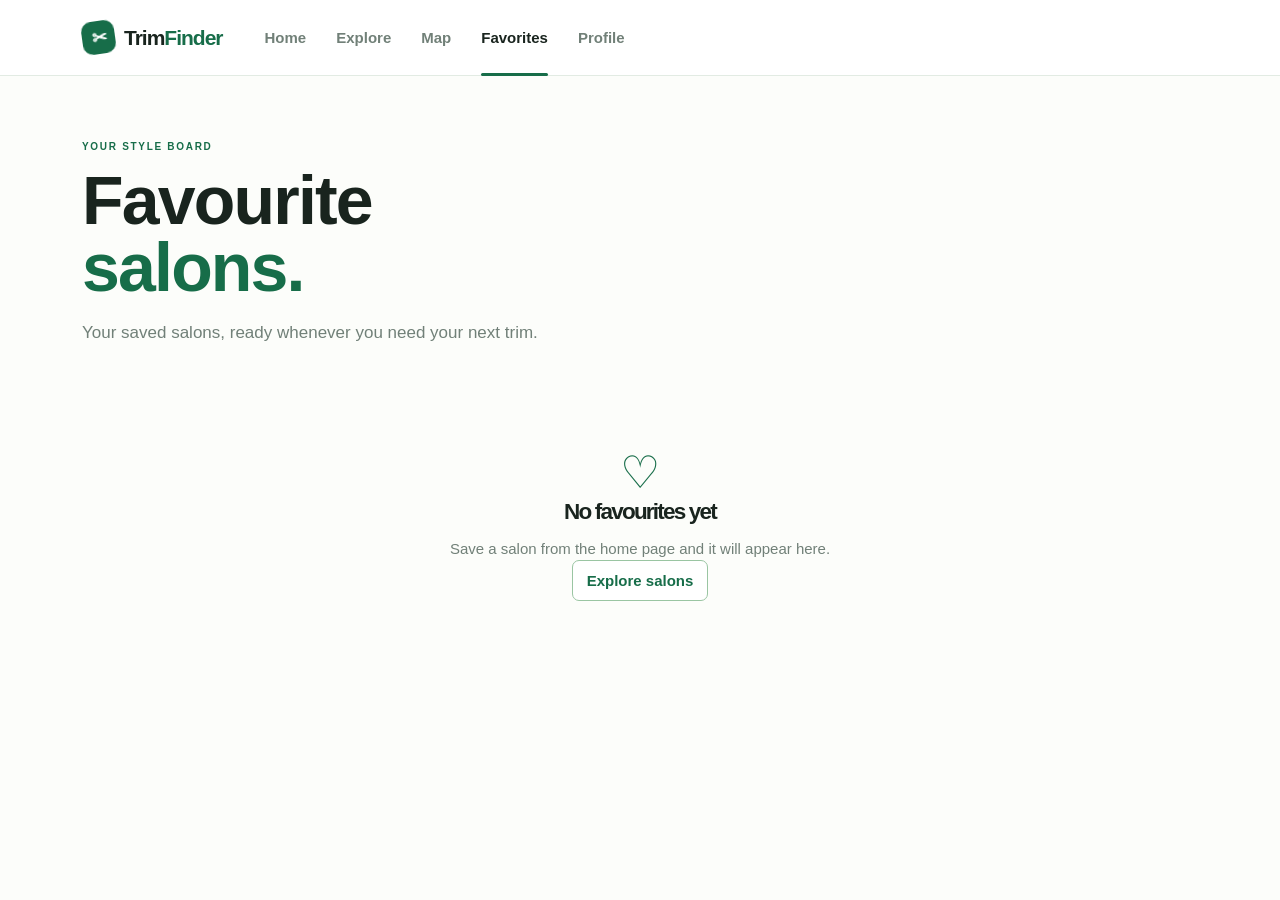
<file: WEBSITE/3-favorites.html>
<!doctype html><html lang="en"><head><meta charset="UTF-8"><meta name="viewport" content="width=device-width, initial-scale=1"><title>Favorites | TrimFinder</title><link rel="stylesheet" href="3.css"><style>.page-shell{max-width:1160px;margin:auto;padding:65px 22px 90px}.page-shell h1{font-size:clamp(42px,6vw,68px)}.page-lead{max-width:530px;color:var(--muted);line-height:1.6;font-size:17px}.simple-grid{display:grid;grid-template-columns:repeat(3,1fr);gap:18px;margin-top:30px}.simple-card{display:flex;gap:14px;align-items:flex-start;padding:18px;background:#fff;border:1px solid var(--line);border-radius:12px;box-shadow:0 4px 14px #193d2808}.simple-card-image{width:75px;height:75px;border-radius:9px;background:center/cover;flex:0 0 auto}.simple-card h2{font-size:18px;letter-spacing:-.5px;margin:0 0 5px}.simple-card p{color:var(--muted);font-size:12px;margin:0 0 7px}.simple-card strong{color:var(--green);font-size:12px}.remove-button{margin-left:auto;border:0;background:none;color:#d55d50;font-size:20px;cursor:pointer}.empty{text-align:center;color:var(--muted);padding:70px 20px}.empty span{font-size:45px;color:var(--green)}.empty h2{color:var(--ink)}@media(max-width:700px){.page-shell{padding:45px 18px 70px}.simple-grid{grid-template-columns:1fr}}
</style></head><body><header class="site-header"><div class="header-inner"><a class="brand" href="3.html"><span class="brand-icon">✂</span><span>Trim<b>Finder</b></span></a><nav class="desktop-nav"><a href="3.html">Home</a><a href="3-explore.html">Explore</a><a href="3-map.html">Map</a><a class="active" href="3-favorites.html">Favorites</a><a href="3.html#profile">Profile</a></nav><button class="menu-toggle" id="menuToggle">☰</button></div><nav class="mobile-menu" id="mobileMenu"><a href="3.html">Home</a><a href="3-explore.html">Explore</a><a href="3-map.html">Map</a><a href="3-favorites.html">Favorites</a><a href="3.html#profile">Profile</a></nav></header><main class="page-shell"><p class="eyebrow green">YOUR STYLE BOARD</p><h1>Favourite<br><em>salons.</em></h1><p class="page-lead">Your saved salons, ready whenever you need your next trim.</p><div class="simple-grid" id="favoritesGrid"></div><div class="empty" id="empty"><span>♡</span><h2>No favourites yet</h2><p>Save a salon from the home page and it will appear here.</p><a class="secondary-button" href="3-explore.html">Explore salons</a></div></main><script>const saved=JSON.parse(localStorage.getItem('trimfinder3-favorites')||'[]');const salons={1:['The Gentlemen’s Club','Ikeja, Lagos','₦3,000','https://images.unsplash.com/photo-1621605815971-fbc98d665033?auto=format&fit=crop&w=300&q=80'],2:['Lagos Barber Co.','Lekki Phase 1, Lagos','₦3,500','https://images.unsplash.com/photo-1503951914875-452162b0f3f1?auto=format&fit=crop&w=300&q=80'],3:['Freshcut Yaba','Yaba, Lagos','₦2,500','https://images.unsplash.com/photo-1599351431202-1e0f0137899a?auto=format&fit=crop&w=300&q=80'],4:['Cut Culture','Surulere, Lagos','₦3,000','https://images.unsplash.com/photo-1593702295094-aea7c6c51c1e?auto=format&fit=crop&w=300&q=80'],5:['Opebi Grooming House','Opebi, Lagos','₦2,800','https://images.unsplash.com/photo-1599351431613-18ef1fdd27e1?auto=format&fit=crop&w=300&q=80'],6:['The Trim Room','Victoria Island, Lagos','₦5,000','https://images.unsplash.com/photo-1622286342621-4bd786c2447c?auto=format&fit=crop&w=300&q=80'],7:['Sharp Edge Barbers','Gbagada, Lagos','₦2,500','https://images.unsplash.com/photo-1599351431202-1e0f0137899a?auto=format&fit=crop&w=300&q=80'],8:['Ikoyi Barber Studio','Ikoyi, Lagos','₦4,500','https://images.unsplash.com/photo-1512690459411-b0fd1c86e7e1?auto=format&fit=crop&w=300&q=80']};const grid=document.querySelector('#favoritesGrid');function draw(){grid.innerHTML=saved.map(id=>{const s=salons[id];return s?`<article class="simple-card"><div class="simple-card-image" style="background-image:url('${s[3]}')"></div><div><h2>${s[0]}</h2><p>⌖ ${s[1]}</p><strong>Haircut from ${s[2]}</strong></div><button class="remove-button" data-id="${id}" aria-label="Remove ${s[0]}">×</button></article>`:''}).join('');document.querySelector('#empty').hidden=saved.length>0}grid.addEventListener('click',e=>{const b=e.target.closest('[data-id]');if(!b)return;saved.splice(saved.indexOf(Number(b.dataset.id)),1);localStorage.setItem('trimfinder3-favorites',JSON.stringify(saved));draw()});document.querySelector('#menuToggle').addEventListener('click',()=>document.querySelector('#mobileMenu').classList.toggle('open'));draw();</script></body></html>
</file>
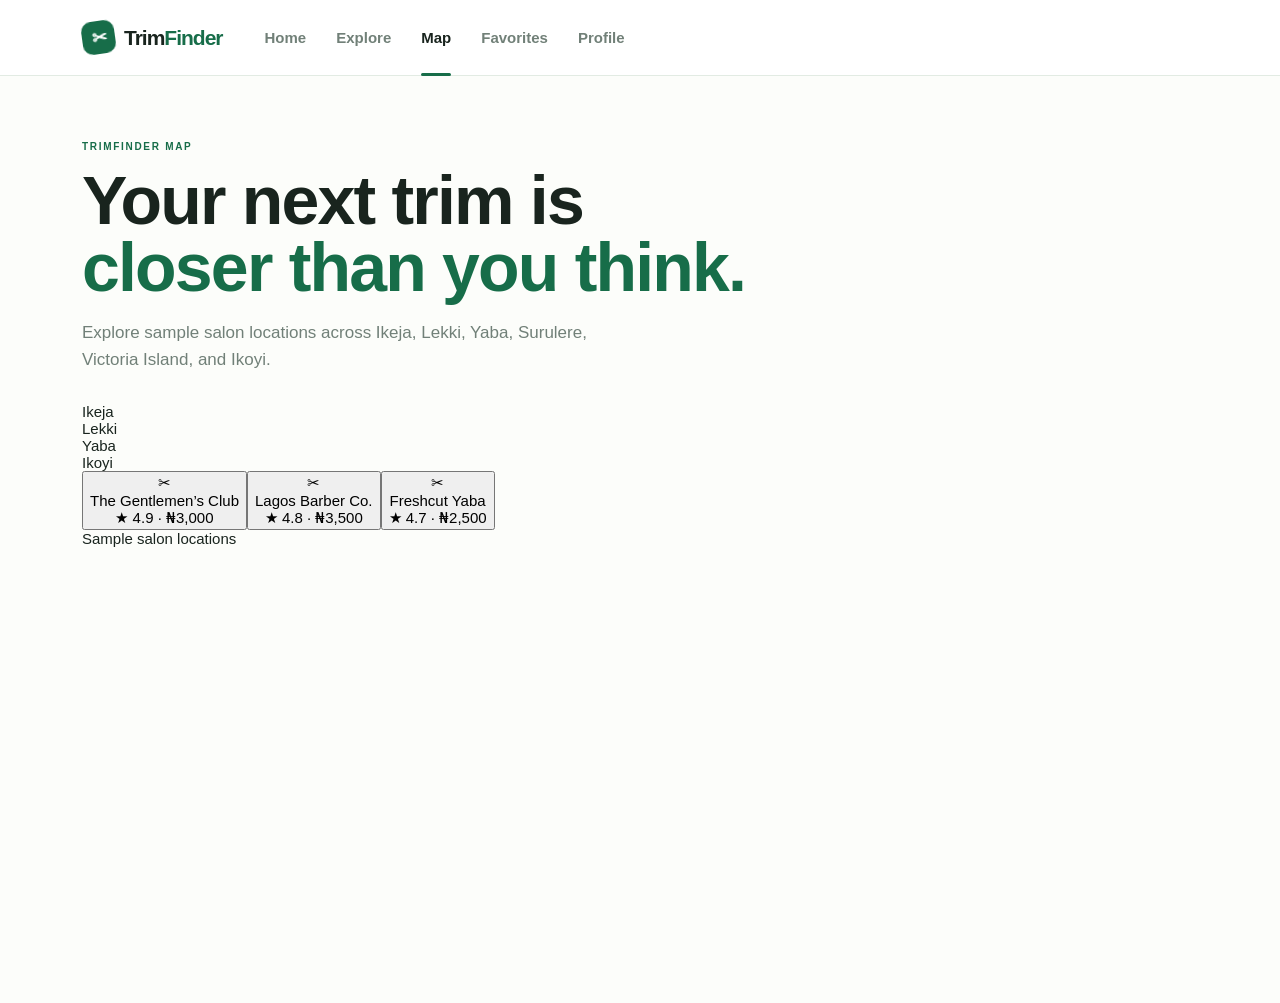
<file: WEBSITE/3-map.html>
<!doctype html><html lang="en"><head><meta charset="UTF-8"><meta name="viewport" content="width=device-width, initial-scale=1"><title>Map | TrimFinder</title><link rel="stylesheet" href="3.css"><style>.page-shell{max-width:1160px;margin:auto;padding:65px 22px 90px}.page-shell h1{font-size:clamp(42px,6vw,68px)}.page-lead{max-width:530px;color:var(--muted);line-height:1.6;font-size:17px}.standalone-map{height:510px!important;margin-top:30px}.map-pin span{display:block!important}@media(max-width:600px){.page-shell{padding:45px 18px 70px}.standalone-map{height:390px!important}}
</style></head><body><header class="site-header"><div class="header-inner"><a class="brand" href="3.html"><span class="brand-icon">✂</span><span>Trim<b>Finder</b></span></a><nav class="desktop-nav"><a href="3.html">Home</a><a href="3-explore.html">Explore</a><a class="active" href="3-map.html">Map</a><a href="3-favorites.html">Favorites</a><a href="3.html#profile">Profile</a></nav><button class="menu-toggle" id="menuToggle">☰</button></div><nav class="mobile-menu" id="mobileMenu"><a href="3.html">Home</a><a href="3-explore.html">Explore</a><a href="3-map.html">Map</a><a href="3-favorites.html">Favorites</a><a href="3.html#profile">Profile</a></nav></header><main class="page-shell"><p class="eyebrow green">TRIMFINDER MAP</p><h1>Your next trim is<br><em>closer than you think.</em></h1><p class="page-lead">Explore sample salon locations across Ikeja, Lekki, Yaba, Surulere, Victoria Island, and Ikoyi.</p><div class="map-placeholder standalone-map"><div class="map-grid"></div><div class="map-road road-one"></div><div class="map-road road-two"></div><div class="map-label label-gra">Ikeja</div><div class="map-label label-woji">Lekki</div><div class="map-label label-trans">Yaba</div><div class="map-label label-rum">Ikoyi</div><button class="map-pin pin-one">✂<span>The Gentlemen’s Club<br>★ 4.9 · ₦3,000</span></button><button class="map-pin pin-two">✂<span>Lagos Barber Co.<br>★ 4.8 · ₦3,500</span></button><button class="map-pin pin-three">✂<span>Freshcut Yaba<br>★ 4.7 · ₦2,500</span></button><div class="map-legend">Sample salon locations</div></div></main><script>document.querySelector('#menuToggle').addEventListener('click',()=>document.querySelector('#mobileMenu').classList.toggle('open'));</script></body></html>
</file>
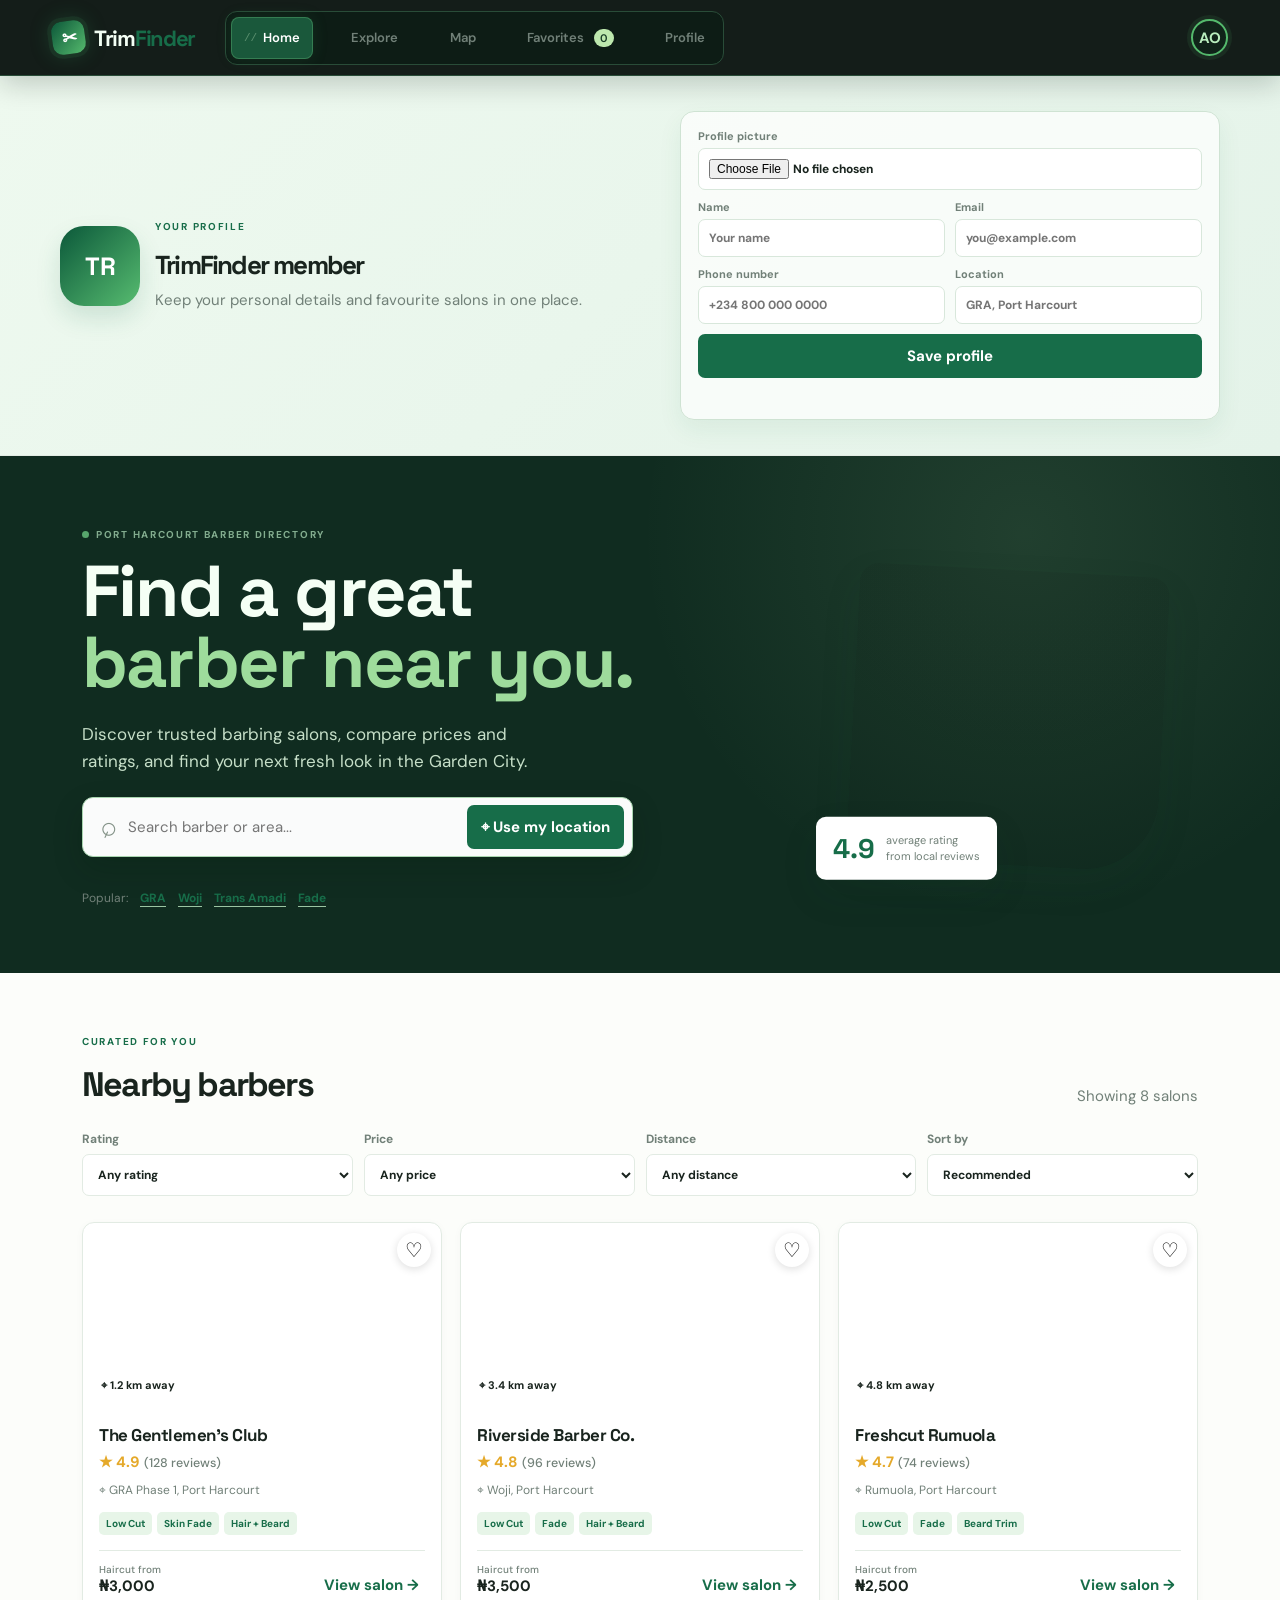
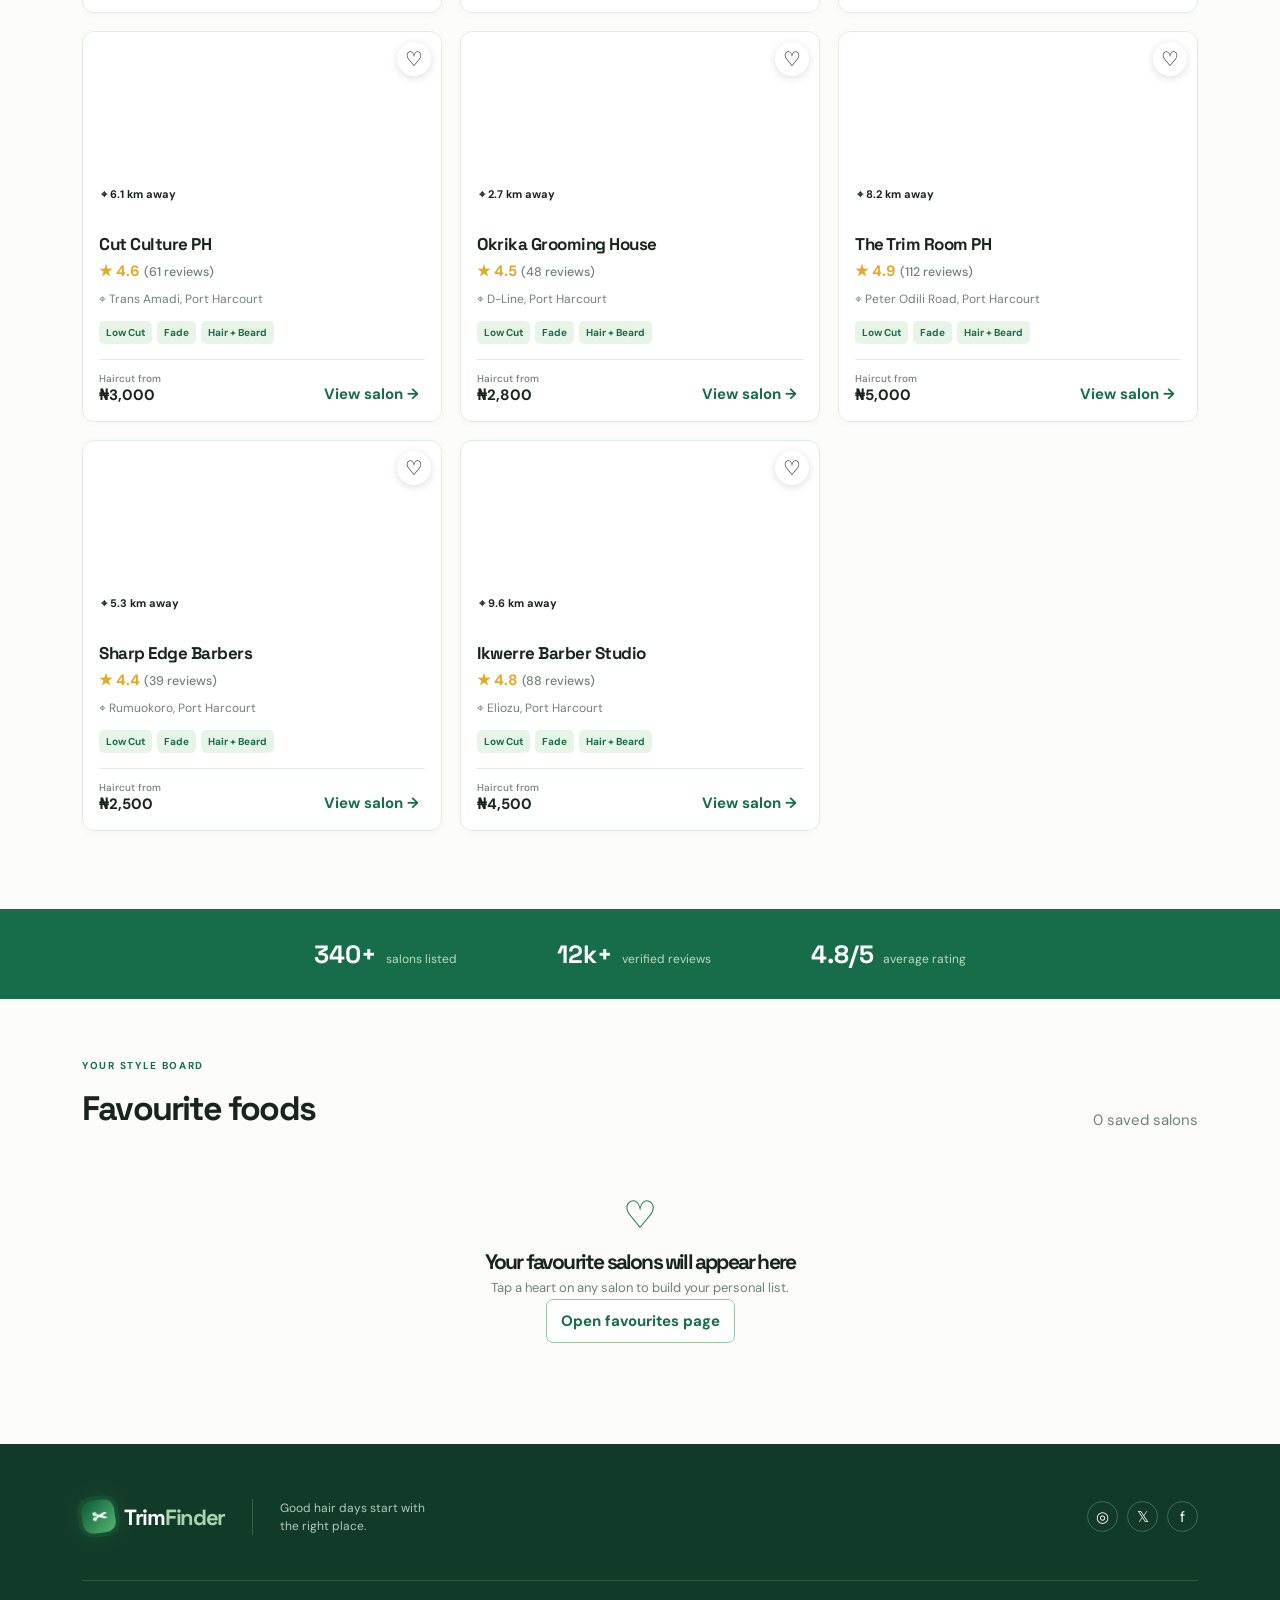
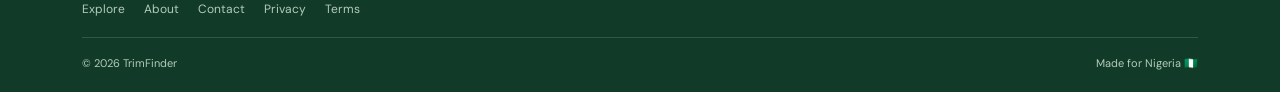
<file: WEBSITE/3.html>
<!doctype html>
<html lang="en">
<head>
  <meta charset="UTF-8">
  <meta name="viewport" content="width=device-width, initial-scale=1.0">
  <meta name="description" content="Find trusted barbers and salons near you in Nigeria.">
  <title>TrimFinder | Find a great barber near you</title>
  <link rel="preconnect" href="https://fonts.googleapis.com">
  <link rel="preconnect" href="https://fonts.gstatic.com" crossorigin>
  <link href="https://fonts.googleapis.com/css2?family=DM+Sans:wght@400;500;600;700&family=Space+Grotesk:wght@600;700&display=swap" rel="stylesheet">
  <link rel="stylesheet" href="3.css">
</head>
<body>
  <header class="site-header"><div class="header-inner"><a class="brand" href="3.html"><span class="brand-icon">✂</span><span>Trim<b>Finder</b></span></a><nav class="desktop-nav" aria-label="Primary navigation"><a class="active" href="3.html">Home</a><a href="trim-explore.html">Explore</a><a href="trim-map.html">Map</a><a href="trim-favorites.html">Favorites <span id="favoriteCount">0</span></a><a href="#profile">Profile</a></nav><button class="menu-toggle" id="menuToggle" aria-label="Open menu" aria-expanded="false">☰</button><button class="avatar" type="button" aria-label="Open profile">AO</button></div><nav class="mobile-menu" id="mobileMenu"><a href="3.html">Home</a><a href="trim-explore.html">Explore</a><a href="trim-map.html">Map</a><a href="trim-favorites.html">Favorites</a><a href="#profile">Profile</a></nav></header>
  <main id="home">
    <section class="profile-section" id="profile" aria-label="Profile"><div class="profile-panel"><div class="profile-identity"><div class="profile-photo" id="profilePhoto">AO</div><div><p class="eyebrow green">Your profile</p><h2 id="profileDisplayName">TrimFinder member</h2><p>Keep your personal details and favourite salons in one place.</p></div></div><form class="profile-form" id="profileForm"><label>Profile picture<input id="profilePicture" type="file" accept="image/*"></label><label>Name<input id="profileName" type="text" placeholder="Your name"></label><label>Email<input id="profileEmail" type="email" placeholder="you@example.com"></label><label>Phone number<input id="profilePhone" type="tel" placeholder="+234 800 000 0000"></label><label>Location<input id="profileLocation" type="text" placeholder="GRA, Port Harcourt"></label><button class="primary-button" type="submit">Save profile</button><p id="profileMessage" aria-live="polite"></p></form></div></section>
    <section class="hero"><div class="hero-inner"><div><p class="eyebrow"><span></span>Port Harcourt barber directory</p><h1>Find a great<br><em>barber near you.</em></h1><p class="hero-copy">Discover trusted barbing salons, compare prices and ratings, and find your next fresh look in the Garden City.</p><form class="search-box" id="searchForm"><span class="search-icon">⌕</span><input id="searchInput" type="search" placeholder="Search barber or area..." aria-label="Search barber or area"><button class="location-button" id="locationButton" type="button">⌖ <span>Use my location</span></button></form><p class="location-message" id="locationMessage" aria-live="polite"></p><div class="quick-searches"><span>Popular:</span><button data-search="GRA">GRA</button><button data-search="Woji">Woji</button><button data-search="Trans Amadi">Trans Amadi</button><button data-search="Fade">Fade</button></div></div><div class="hero-image" aria-hidden="true"><div class="rating-badge"><strong>4.9</strong><span>average rating<br>from local reviews</span></div></div></div></section>
    <section class="explore" id="explore"><div class="section-heading"><div><p class="eyebrow green">Curated for you</p><h2>Nearby barbers</h2></div><p id="resultSummary">Showing 8 salons</p></div><div class="filters"><label>Rating<select id="ratingFilter"><option value="0">Any rating</option><option value="4.8">4.8+ stars</option><option value="4.5">4.5+ stars</option><option value="4">4.0+ stars</option></select></label><label>Price<select id="priceFilter"><option value="99999">Any price</option><option value="3000">Up to ₦3,000</option><option value="4000">Up to ₦4,000</option><option value="5000">Up to ₦5,000</option></select></label><label>Distance<select id="distanceFilter"><option value="999">Any distance</option><option value="2">Within 2 km</option><option value="5">Within 5 km</option><option value="10">Within 10 km</option></select></label><label>Sort by<select id="sortFilter"><option value="recommended">Recommended</option><option value="rating">Highest rated</option><option value="price">Lowest price</option><option value="distance">Nearest first</option></select></label></div><div class="salon-grid" id="salonGrid"></div><div class="empty-state" id="emptyState" hidden><span>✂</span><h3>No salons found</h3><p>Try changing your search or filters to find another trim.</p><button id="clearFilters" class="secondary-button" type="button">Clear filters</button></div></section>
    <section class="trust-strip"><div><strong>340+</strong><span>salons listed</span></div><div><strong>12k+</strong><span>verified reviews</span></div><div><strong>4.8/5</strong><span>average rating</span></div></section>
    <section class="favorites-section" id="favorites"><div class="section-heading"><div><p class="eyebrow green">Your style board</p><h2>Favourite foods</h2></div><p id="favoriteSummary">0 saved salons</p></div><div class="favorite-grid" id="favoriteGrid"></div><div class="favorite-empty" id="favoriteEmpty"><span>♡</span><h3>Your favourite salons will appear here</h3><p>Tap a heart on any salon to build your personal list.</p><a href="trim-favorites.html" class="secondary-button">Open favourites page</a></div></section>
  </main>
  <footer class="footer"><div class="footer-top"><a class="brand light" href="#home"><span class="brand-icon">✂</span><span>Trim<b>Finder</b></span></a><p>Good hair days start with<br>the right place.</p><div class="socials"><a href="#" aria-label="Instagram">◎</a><a href="#" aria-label="Twitter">𝕏</a><a href="#" aria-label="Facebook">f</a></div></div><div class="footer-links"><a href="#explore">Explore</a><a href="#">About</a><a href="#">Contact</a><a href="#">Privacy</a><a href="#">Terms</a></div><div class="footer-bottom"><span>© 2026 TrimFinder</span><span>Made for Nigeria 🇳🇬</span></div></footer>
  <div class="modal-backdrop" id="modalBackdrop" hidden><article class="salon-modal" role="dialog" aria-modal="true" aria-labelledby="modalName"><button class="modal-close" id="modalClose" aria-label="Close salon details">×</button><div class="modal-image" id="modalImage"></div><div class="modal-body"><div class="modal-heading"><div><p class="eyebrow green">Salon profile</p><h2 id="modalName"></h2><p id="modalLocation"></p></div><button class="heart-button" id="modalFavorite" aria-label="Save salon">♡</button></div><div class="modal-rating" id="modalRating"></div><p class="modal-about" id="modalAbout"></p><div class="hours"><span>Open today</span><strong id="modalHours"></strong></div><h3>Services & pricing</h3><ul class="service-list" id="serviceList"></ul><div class="modal-actions"><button class="primary-button" type="button">⌖ Get directions</button><button class="secondary-button" type="button">☎ Call salon</button><button class="whatsapp-button" type="button">◉ WhatsApp</button></div></div></article></div>
  <nav class="bottom-nav" aria-label="Quick navigation"><a class="active" href="#home"><span>⌂</span>Home</a><a href="#explore"><span>⌕</span>Explore</a><a href="#favorites"><span>♡</span>Saved</a><a href="#profile"><span>◯</span>Profile</a></nav>
  <style>.card-footer{border-top:1px solid var(--line);padding-top:12px;display:flex;justify-content:space-between;align-items:end}.loading-card{height:350px;border-radius:12px;background:linear-gradient(100deg,#eef3ed 30%,#f9fbf8 45%,#eef3ed 60%);background-size:200% 100%;animation:shimmer 1.1s infinite}@keyframes shimmer{to{background-position:-200% 0}}.site-header{background:#08110dF2;border-bottom-color:#294c38;box-shadow:0 8px 28px #07140d33}.header-inner{max-width:1220px;gap:30px}.brand{font-size:22px;letter-spacing:-1.3px;color:#f4fff5}.brand-icon{background:linear-gradient(135deg,#0c5739,#55ba6d);box-shadow:0 0 0 4px #4fbf6e17,0 0 22px #2b9a5544}.desktop-nav{gap:6px;padding:5px;border:1px solid #294c38;border-radius:12px;background:#0d1c15}.desktop-nav a{height:42px;padding:0 13px;border-radius:8px;font-size:13px;gap:6px}.desktop-nav a:before{content:'//';color:#5c9070;font:11px monospace;opacity:0}.desktop-nav a.active,.desktop-nav a:hover{color:#fff;background:#1a583b;box-shadow:inset 0 0 0 1px #6dc68055,0 0 15px #27794733}.desktop-nav a.active:after{display:none}.desktop-nav a.active:before,.desktop-nav a:hover:before{opacity:1}.desktop-nav span{background:#bde8ae;color:#183c26}.avatar{border:2px solid #54b96c;background:#102319;color:#b8edbd;box-shadow:0 0 0 4px #55ba6d18}.nav-status{display:flex;align-items:center;gap:7px;margin-left:auto;color:#8bc698;font:700 10px monospace;letter-spacing:1px}.nav-status i{width:7px;height:7px;background:#5ee579;border-radius:50%;box-shadow:0 0 0 4px #5ee57922;animation:navPulse 1.8s infinite}.nav-status small{color:#638773;font-size:8px;letter-spacing:.6px}@keyframes navPulse{50%{opacity:.4;transform:scale(.7)}}.hero{background:radial-gradient(circle at 80% 15%,#b8e9b01a 0,transparent 24rem),#102c20}.hero h1{color:#f5fff5}.hero h1 em{color:#9edc9c}.hero-copy{color:#c6dfc8}.hero-copy>p:not(.eyebrow){color:#afd0b7}.search-box{border-color:#a9d5b0;background:#fffffffa;box-shadow:0 12px 30px #06180c30}.content-wrap{background:#fcfefa}.kicker.green{color:#27824e}@media(max-width:950px){.nav-status{display:none}.desktop-nav{display:none}.menu-toggle{display:block;color:#dfffe2;border:1px solid #315c41;border-radius:8px;padding:5px 9px;background:#102519}.avatar{margin-left:0}}@media(max-width:600px){.loading-card{height:350px}.header-inner{gap:10px}.brand{font-size:19px}.menu-toggle{margin-left:auto}.mobile-menu{background:#0b1b13;border:1px solid #315c41;padding:9px 15px}.mobile-menu a{color:#d8f4dc;border-color:#294c38}.mobile-menu a:hover{color:#fff;background:#1a583b}.hero{background:radial-gradient(circle at 80% 15%,#b8e9b01a 0,transparent 18rem),#102c20}}</style>
  <style>
    .profile-section{background:linear-gradient(135deg,#eef9ef,#e4f3e9);padding:35px 22px;border-bottom:1px solid var(--line)}.profile-panel{max-width:1160px;margin:auto;display:grid;grid-template-columns:minmax(240px,1fr) minmax(320px,540px);gap:35px;align-items:center}.profile-identity{display:flex;align-items:center;gap:15px}.profile-photo{width:80px;height:80px;border-radius:24px;display:grid;place-items:center;background:linear-gradient(135deg,#0b583a,#57bc70);background-size:cover;background-position:center;color:#fff;font:700 25px 'Space Grotesk';box-shadow:0 12px 24px #176d4926}.profile-identity h2{font-size:26px}.profile-identity p:not(.eyebrow){color:var(--muted);margin:7px 0 0;line-height:1.5}.profile-form{display:grid;grid-template-columns:1fr 1fr;gap:10px;padding:17px;border:1px solid #cfe3d3;border-radius:14px;background:#ffffffb8;box-shadow:0 10px 25px #176d4912}.profile-form label{display:grid;gap:5px;color:var(--muted);font-size:11px;font-weight:700}.profile-form label:first-child{grid-column:1/-1}.profile-form input{padding:10px;border:1px solid #d8e7db;border-radius:7px;background:#fff;color:var(--ink);outline-color:var(--green);font-size:12px}.profile-form .primary-button{grid-column:1/-1}.profile-form p{grid-column:1/-1;min-height:14px;color:var(--green);font-size:11px;margin:0}.favorites-section{max-width:1160px;margin:auto;padding:60px 22px 78px}.favorite-grid{display:grid;grid-template-columns:repeat(3,1fr);gap:17px}.favorite-card{display:flex;align-items:flex-start;gap:12px;padding:12px;background:#fff;border:1px solid var(--line);border-radius:12px;box-shadow:0 4px 13px #193d2808}.favorite-card-image{width:78px;height:78px;border-radius:9px;background:center/cover;flex:0 0 auto}.favorite-card h3{font-size:16px;letter-spacing:-.5px;margin:2px 0 5px}.favorite-card p{font-size:11px;color:var(--muted);margin:0}.favorite-card strong{display:block;color:var(--green);font-size:11px;margin-top:7px}.remove-favorite{margin-left:auto;border:0;background:none;color:#d65b4d;font-size:20px;cursor:pointer}.favorite-empty{text-align:center;color:var(--muted);padding:35px 20px}.favorite-empty span{font-size:38px;color:var(--green)}.favorite-empty h3{color:var(--ink);font-size:21px;margin:8px 0 4px}.favorite-empty p{font-size:13px;margin:0 0 15px}@media(max-width:850px){.profile-panel{grid-template-columns:1fr}.favorite-grid{grid-template-columns:repeat(2,1fr)}}@media(max-width:600px){.profile-section{padding:30px 18px}.profile-panel{display:block}.profile-form{margin-top:20px;grid-template-columns:1fr}.profile-form label:first-child,.profile-form .primary-button,.profile-form p{grid-column:auto}.favorites-section{padding:45px 18px 58px}.favorite-grid{grid-template-columns:1fr}}
  </style>
  <script src="3.js"></script>
  <script>
    const trimProfile=JSON.parse(localStorage.getItem('trimfinder3-profile')||'{}');
    function renderTrimProfile(){const name=trimProfile.name||'TrimFinder member';document.querySelector('#profileDisplayName').textContent=name;document.querySelector('#profileName').value=trimProfile.name||'';document.querySelector('#profileEmail').value=trimProfile.email||'';document.querySelector('#profilePhone').value=trimProfile.phone||'';document.querySelector('#profileLocation').value=trimProfile.location||'';document.querySelector('#profilePhoto').textContent=(name.match(/[A-Z]/gi)||['A','O']).slice(0,2).join('').toUpperCase();if(trimProfile.photo)document.querySelector('#profilePhoto').style.backgroundImage=`url('${trimProfile.photo}')`}
    function renderTrimFavourites(){const saved=salons.filter(s=>state.favorites.includes(s.id));document.querySelector('#favoriteGrid').innerHTML=saved.map(s=>`<article class="favorite-card"><div class="favorite-card-image" style="background-image:url('${s.image}')"></div><div><h3>${s.name}</h3><p>★ ${s.rating} · ${s.location}</p><strong>${money(s.services[0][1])} haircut from</strong></div><button class="remove-favorite" data-remove-favorite="${s.id}" aria-label="Remove ${s.name} from favourites">×</button></article>`).join('');document.querySelector('#favoriteEmpty').hidden=saved.length>0;document.querySelector('#favoriteSummary').textContent=`${saved.length} saved salon${saved.length===1?'':'s'}`}
    const baseTrimRender=render;render=function(){baseTrimRender();renderTrimFavourites();renderTrimProfile()};renderTrimFavourites();renderTrimProfile();document.querySelector('#favoriteGrid').addEventListener('click',event=>{const button=event.target.closest('[data-remove-favorite]');if(!button)return;state.favorites=state.favorites.filter(id=>id!==Number(button.dataset.removeFavorite));saveFavorites();render()});document.querySelector('#profileForm').addEventListener('submit',event=>{event.preventDefault();Object.assign(trimProfile,{name:document.querySelector('#profileName').value.trim(),email:document.querySelector('#profileEmail').value.trim(),phone:document.querySelector('#profilePhone').value.trim(),location:document.querySelector('#profileLocation').value.trim()});localStorage.setItem('trimfinder3-profile',JSON.stringify(trimProfile));renderTrimProfile();document.querySelector('#profileMessage').textContent='Profile saved on this device.'});document.querySelector('#profilePicture').addEventListener('change',event=>{const file=event.target.files[0];if(!file)return;const reader=new FileReader();reader.addEventListener('load',()=>{trimProfile.photo=reader.result;localStorage.setItem('trimfinder3-profile',JSON.stringify(trimProfile));renderTrimProfile();document.querySelector('#profileMessage').textContent='Profile picture updated.'});reader.readAsDataURL(file)});
  </script>
  <script>document.querySelectorAll('.mobile-menu a').forEach(link=>link.addEventListener('click',()=>{document.querySelector('#mobileMenu').classList.remove('open');document.querySelector('#menuToggle').setAttribute('aria-expanded','false')}));</script>
</body>
</html>
</file>
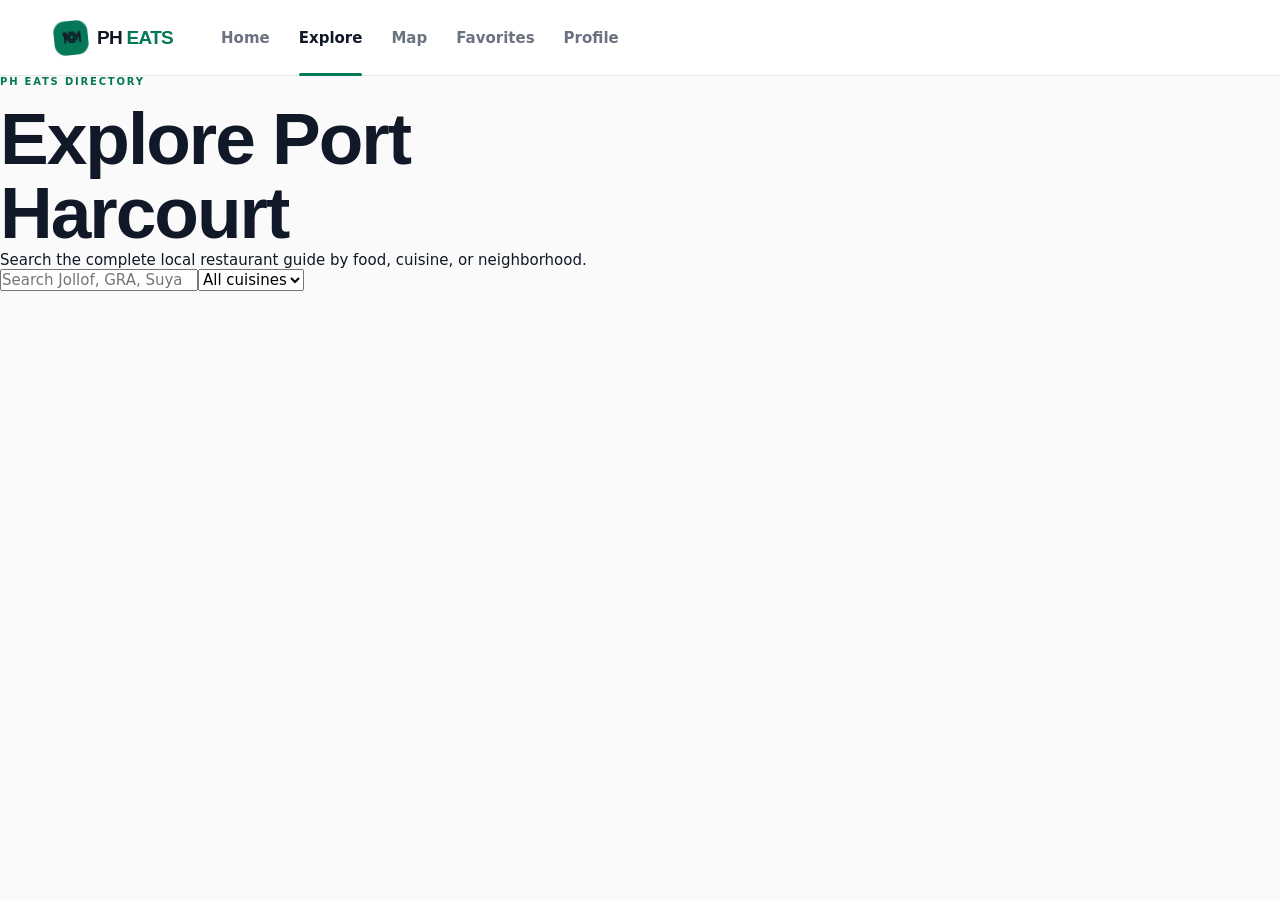
<file: WEBSITE/explore.html>
<!doctype html><html lang="en"><head><meta charset="UTF-8"><meta name="viewport" content="width=device-width,initial-scale=1"><title>Explore | PH EATS</title><link rel="stylesheet" href="style.css"></head><body><header class="topbar"><div class="nav-wrap"><a class="brand" href="index.html"><span class="brand-icon">🍽</span><span>PH <b>EATS</b></span></a><nav class="desktop-nav"><a href="index.html">Home</a><a class="active" href="explore.html">Explore</a><a href="map.html">Map</a><a href="favorites.html">Favorites</a><a href="index.html#profile">Profile</a></nav><button class="menu-toggle" id="menuToggle">☰</button></div><nav class="mobile-menu" id="mobileMenu"><a href="index.html">Home</a><a href="explore.html">Explore</a><a href="map.html">Map</a><a href="favorites.html">Favorites</a></nav></header><main class="page-shell"><p class="kicker green">PH EATS DIRECTORY</p><h1>Explore Port Harcourt</h1><p class="page-lead">Search the complete local restaurant guide by food, cuisine, or neighborhood.</p><div class="page-search"><input id="exploreSearch" type="search" placeholder="Search Jollof, GRA, Suya..."><select id="cuisine"><option value="all">All cuisines</option><option>Nigerian</option><option>Seafood</option><option>Fast Food</option><option>BBQ/Grills</option></select></div><div class="simple-grid" id="exploreGrid"></div></main><script src="script.js"></script><script>const data=[['The Garden Grill','GRA Phase 2','Nigerian · BBQ/Grills','Jollof Rice + Chicken','₦4,500'],['Riverside Kitchen','Woji','Continental · Seafood','Catfish Pepper Soup','₦3,800'],['Chop House','D-Line','Fast Food · Local Food','Shawarma','₦2,500'],['Mama Nma Kitchen','Rumuola','Nigerian · Local Food','Pounded Yam + Egusi','₦3,000'],['Spice Route PH','Trans Amadi','Indian · Continental','Chicken Biryani','₦6,500'],['Wok & Roll','Eliozu','Chinese · Fast Food','Chicken Noodles','₦5,500']];const grid=document.querySelector('#exploreGrid');function draw(){const q=document.querySelector('#exploreSearch').value.toLowerCase();const c=document.querySelector('#cuisine').value;grid.innerHTML=data.filter(x=>(x.join(' ').toLowerCase().includes(q))&&(c==='all'||x[2].includes(c))).map(x=>`<article class="simple-card"><span class="simple-icon">🍴</span><div><h2>${x[0]}</h2><p>⌖ ${x[1]}, Port Harcourt</p><small>${x[2]}</small><strong>Popular: ${x[3]} · ${x[4]}</strong></div></article>`).join('')||'<div class="favorite-empty"><h2>No restaurants found</h2><p>Try another food or area.</p></div>'}document.querySelector('#exploreSearch').addEventListener('input',draw);document.querySelector('#cuisine').addEventListener('change',draw);document.querySelector('#menuToggle').addEventListener('click',()=>document.querySelector('#mobileMenu').classList.toggle('open'));draw();</script></body></html>
</file>
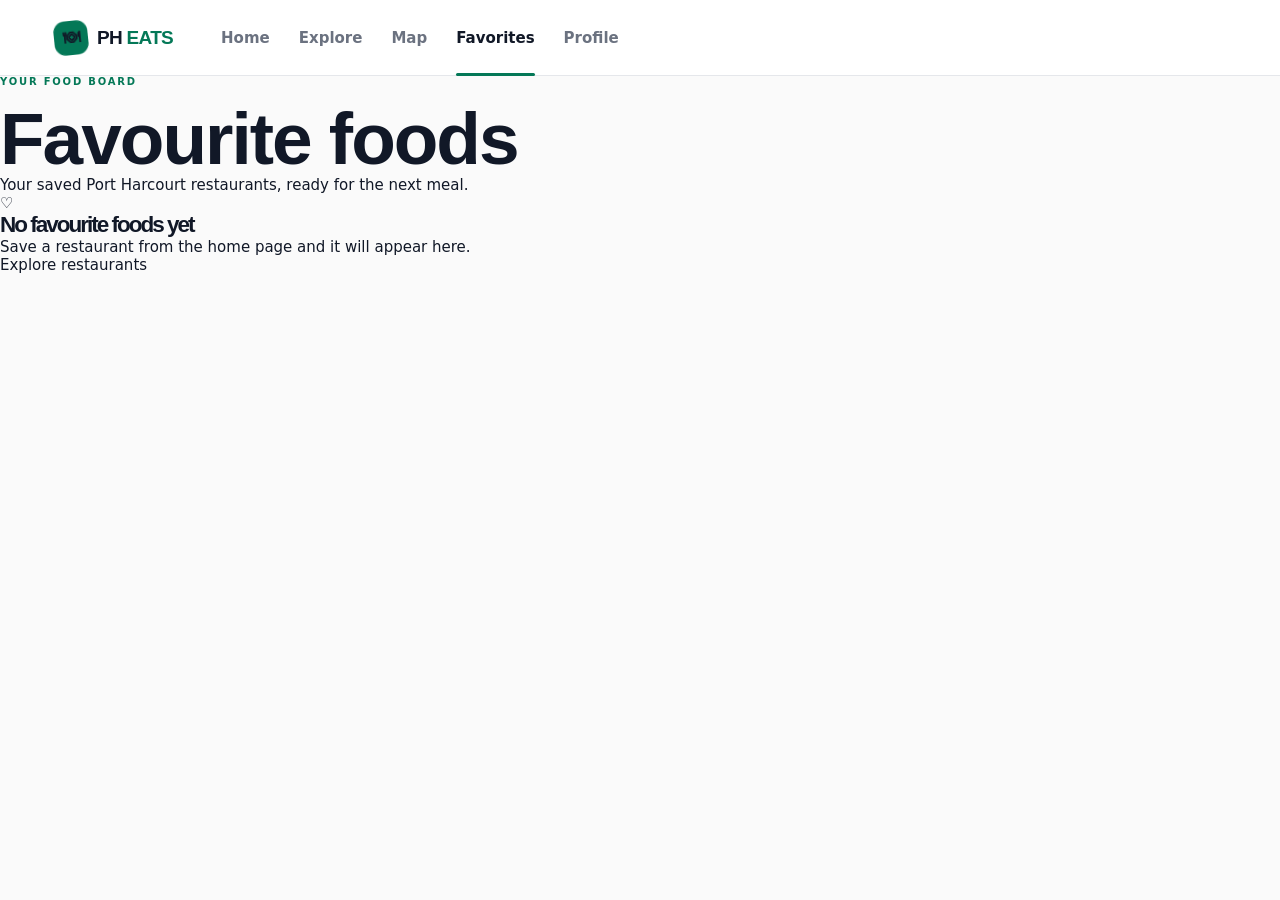
<file: WEBSITE/favorites.html>
<!doctype html><html lang="en"><head><meta charset="UTF-8"><meta name="viewport" content="width=device-width,initial-scale=1"><title>Favorites | PH EATS</title><link rel="stylesheet" href="style.css"></head><body><header class="topbar"><div class="nav-wrap"><a class="brand" href="index.html"><span class="brand-icon">🍽</span><span>PH <b>EATS</b></span></a><nav class="desktop-nav"><a href="index.html">Home</a><a href="explore.html">Explore</a><a href="map.html">Map</a><a class="active" href="favorites.html">Favorites</a><a href="index.html#profile">Profile</a></nav><button class="menu-toggle" id="menuToggle">☰</button></div><nav class="mobile-menu" id="mobileMenu"><a href="index.html">Home</a><a href="explore.html">Explore</a><a href="map.html">Map</a><a href="favorites.html">Favorites</a></nav></header><main class="page-shell"><p class="kicker green">YOUR FOOD BOARD</p><h1>Favourite foods</h1><p class="page-lead">Your saved Port Harcourt restaurants, ready for the next meal.</p><div class="simple-grid" id="favoriteGrid"></div><div class="favorite-empty" id="empty"><span>♡</span><h2>No favourite foods yet</h2><p>Save a restaurant from the home page and it will appear here.</p><a class="secondary-button" href="explore.html">Explore restaurants</a></div></main><script>const names={1:['The Garden Grill','GRA Phase 2','₦4,500'],2:['Riverside Kitchen','Woji','₦3,800'],3:['Chop House','D-Line','₦2,500'],4:['Mama Nma Kitchen','Rumuola','₦3,000'],5:['Spice Route PH','Trans Amadi','₦6,500'],6:['Wok & Roll','Eliozu','₦5,500'],7:['Bella Napoli','Old GRA','₦7,000'],8:['Suya Corner','Rumuokoro','₦2,000']};const ids=JSON.parse(localStorage.getItem('ph-eats-favorites')||'[]');const grid=document.querySelector('#favoriteGrid');grid.innerHTML=ids.map(id=>{const x=names[id];return x?`<article class="simple-card"><span class="simple-icon">♥</span><div><h2>${x[0]}</h2><p>⌖ ${x[1]}, Port Harcourt</p><strong>Meals from ${x[2]}</strong><button class="remove-page-favorite" data-id="${id}">Remove</button></div></article>`:''}).join('');document.querySelector('#empty').hidden=ids.length>0;document.querySelector('#menuToggle').addEventListener('click',()=>document.querySelector('#mobileMenu').classList.toggle('open'));document.querySelector('#favoriteGrid').addEventListener('click',e=>{if(!e.target.matches('[data-id]'))return;const next=ids.filter(id=>id!==Number(e.target.dataset.id));localStorage.setItem('ph-eats-favorites',JSON.stringify(next));location.reload()});</script></body></html>
</file>
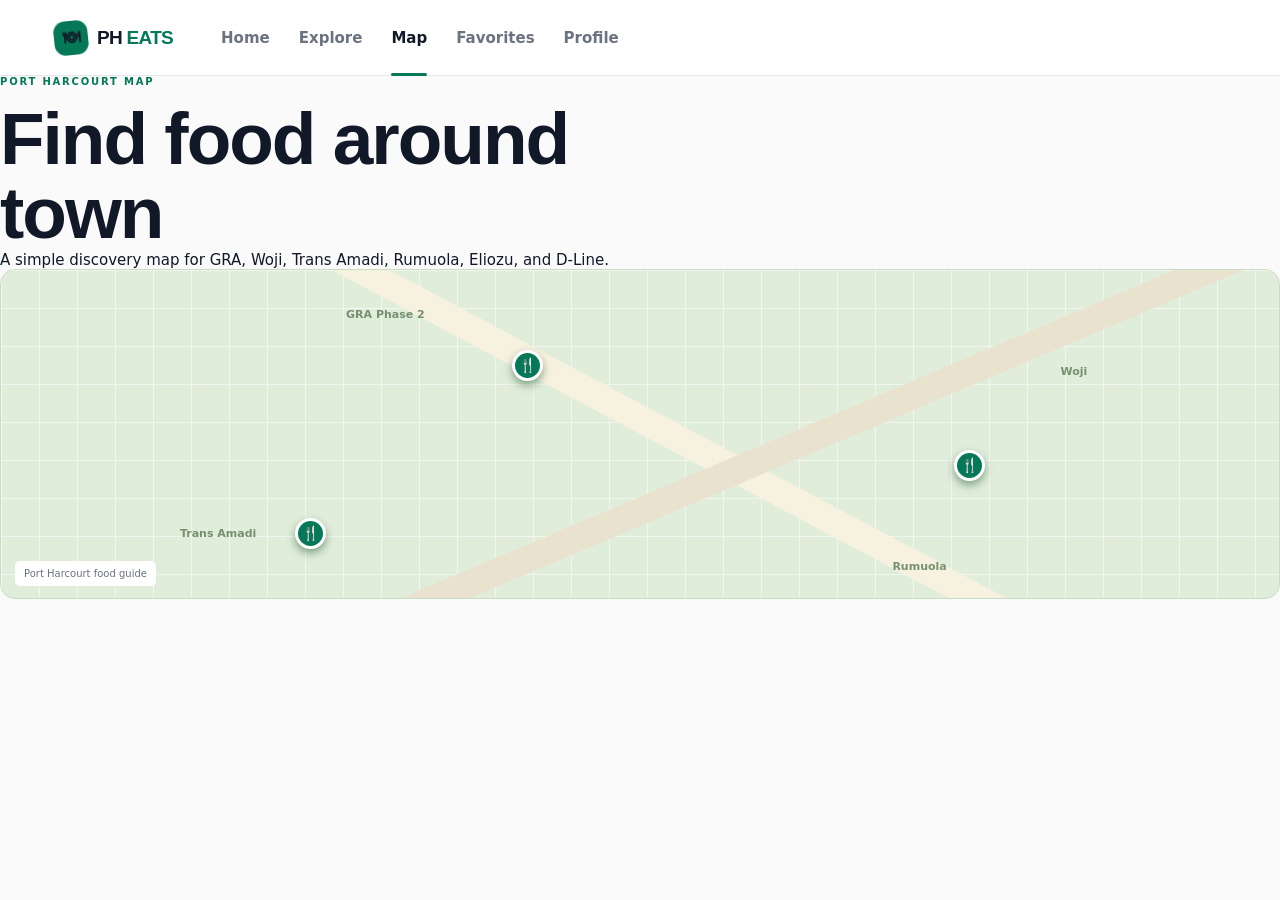
<file: WEBSITE/map.html>
<!doctype html><html lang="en"><head><meta charset="UTF-8"><meta name="viewport" content="width=device-width,initial-scale=1"><title>Map | PH EATS</title><link rel="stylesheet" href="style.css"></head><body><header class="topbar"><div class="nav-wrap"><a class="brand" href="index.html"><span class="brand-icon">🍽</span><span>PH <b>EATS</b></span></a><nav class="desktop-nav"><a href="index.html">Home</a><a href="explore.html">Explore</a><a class="active" href="map.html">Map</a><a href="favorites.html">Favorites</a><a href="index.html#profile">Profile</a></nav><button class="menu-toggle" id="menuToggle">☰</button></div><nav class="mobile-menu" id="mobileMenu"><a href="index.html">Home</a><a href="explore.html">Explore</a><a href="map.html">Map</a><a href="favorites.html">Favorites</a></nav></header><main class="page-shell"><p class="kicker green">PORT HARCOURT MAP</p><h1>Find food around town</h1><p class="page-lead">A simple discovery map for GRA, Woji, Trans Amadi, Rumuola, Eliozu, and D-Line.</p><div class="map-placeholder standalone-map"><div class="map-grid"></div><div class="map-road road-one"></div><div class="map-road road-two"></div><div class="map-label label-gra">GRA Phase 2</div><div class="map-label label-woji">Woji</div><div class="map-label label-trans">Trans Amadi</div><div class="map-label label-rum">Rumuola</div><button class="map-pin pin-one">🍴<span>The Garden Grill<br>★ 4.9 · ₦4,500</span></button><button class="map-pin pin-two">🍴<span>Riverside Kitchen<br>★ 4.7 · ₦3,800</span></button><button class="map-pin pin-three">🍴<span>Chop House<br>★ 4.8 · ₦2,500</span></button><div class="map-legend">Port Harcourt food guide</div></div></main><script>document.querySelector('#menuToggle').addEventListener('click',()=>document.querySelector('#mobileMenu').classList.toggle('open'));</script></body></html>
</file>
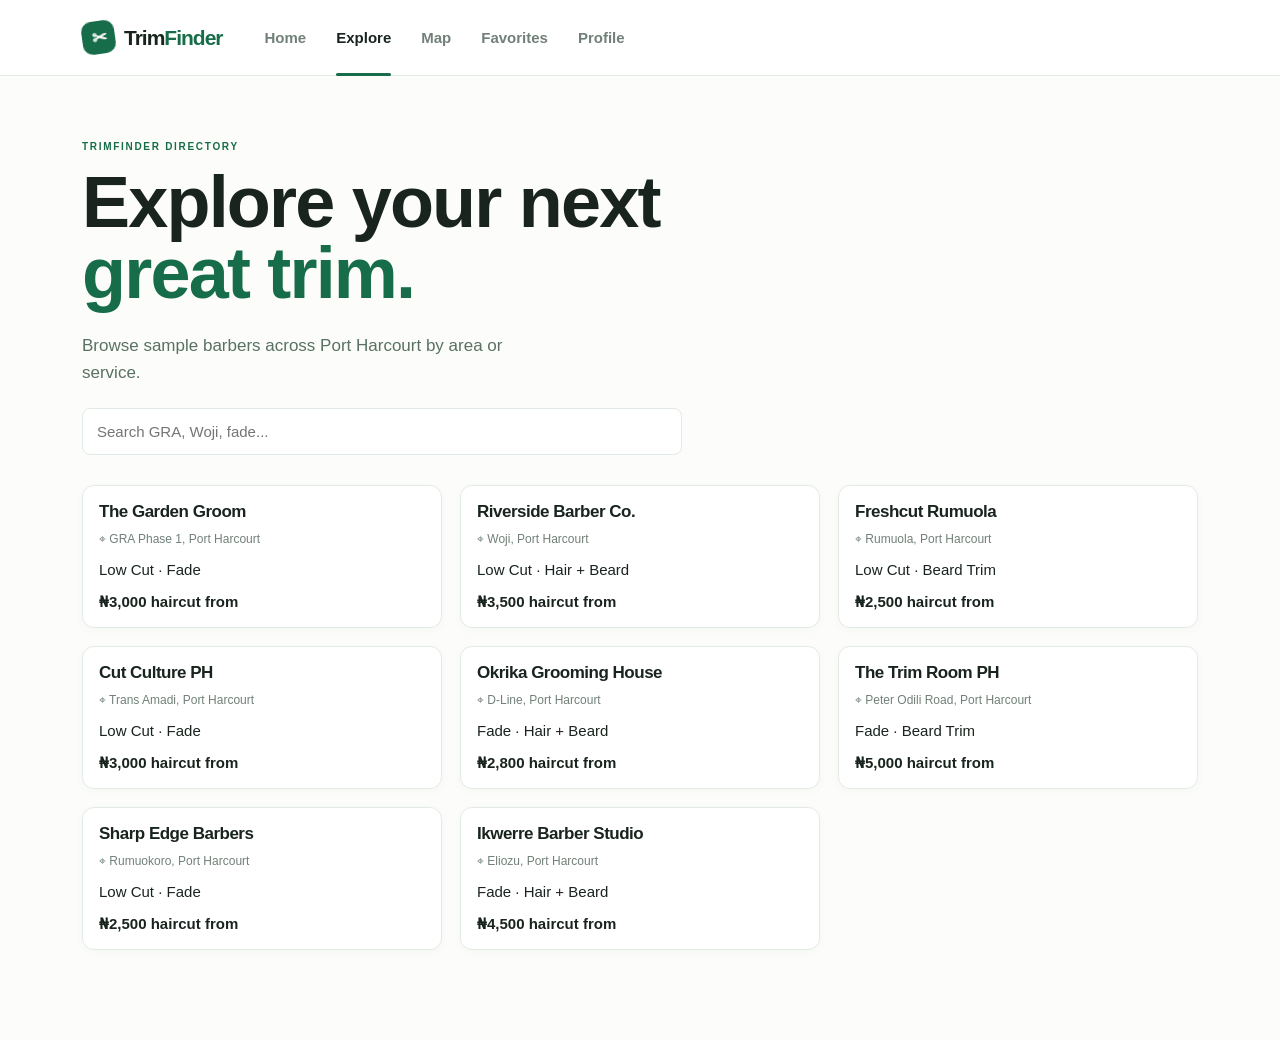
<file: WEBSITE/trim-explore.html>
<!doctype html><html lang="en"><head><meta charset="UTF-8"><meta name="viewport" content="width=device-width,initial-scale=1"><title>Explore | TrimFinder</title><link rel="stylesheet" href="3.css"></head><body><header class="site-header"><div class="header-inner"><a class="brand" href="3.html"><span class="brand-icon">✂</span><span>Trim<b>Finder</b></span></a><nav class="desktop-nav"><a href="3.html">Home</a><a class="active" href="trim-explore.html">Explore</a><a href="trim-map.html">Map</a><a href="trim-favorites.html">Favorites</a><a href="3.html#profile">Profile</a></nav><button class="menu-toggle" id="menuToggle" aria-label="Open menu">☰</button></div><nav class="mobile-menu" id="mobileMenu"><a href="3.html">Home</a><a href="trim-explore.html">Explore</a><a href="trim-map.html">Map</a><a href="trim-favorites.html">Favorites</a><a href="3.html#profile">Profile</a></nav></header><main style="max-width:1160px;margin:auto;padding:65px 22px 90px"><p class="eyebrow green">TRIMFINDER DIRECTORY</p><h1>Explore your next<br><em>great trim.</em></h1><p class="hero-copy">Browse sample barbers across Port Harcourt by area or service.</p><input id="search" type="search" placeholder="Search GRA, Woji, fade..." style="padding:14px;width:min(600px,100%);border:1px solid var(--line);border-radius:8px"><div class="salon-grid" id="grid" style="margin-top:30px"></div></main><script>const data=[['The Garden Groom','GRA Phase 1','Low Cut · Fade','₦3,000'],['Riverside Barber Co.','Woji','Low Cut · Hair + Beard','₦3,500'],['Freshcut Rumuola','Rumuola','Low Cut · Beard Trim','₦2,500'],['Cut Culture PH','Trans Amadi','Low Cut · Fade','₦3,000'],['Okrika Grooming House','D-Line','Fade · Hair + Beard','₦2,800'],['The Trim Room PH','Peter Odili Road','Fade · Beard Trim','₦5,000'],['Sharp Edge Barbers','Rumuokoro','Low Cut · Fade','₦2,500'],['Ikwerre Barber Studio','Eliozu','Fade · Hair + Beard','₦4,500']];function draw(){const q=document.querySelector('#search').value.toLowerCase();document.querySelector('#grid').innerHTML=data.filter(x=>x.join(' ').toLowerCase().includes(q)).map(x=>`<article class="salon-card"><div class="card-body"><h3>${x[0]}</h3><p class="card-location">⌖ ${x[1]}, Port Harcourt</p><p>${x[2]}</p><strong>${x[3]} haircut from</strong></div></article>`).join('')||'<p>No salons found in that search.</p>'}document.querySelector('#search').addEventListener('input',draw);document.querySelector('#menuToggle').addEventListener('click',()=>document.querySelector('#mobileMenu').classList.toggle('open'));draw();</script></body></html>
</file>
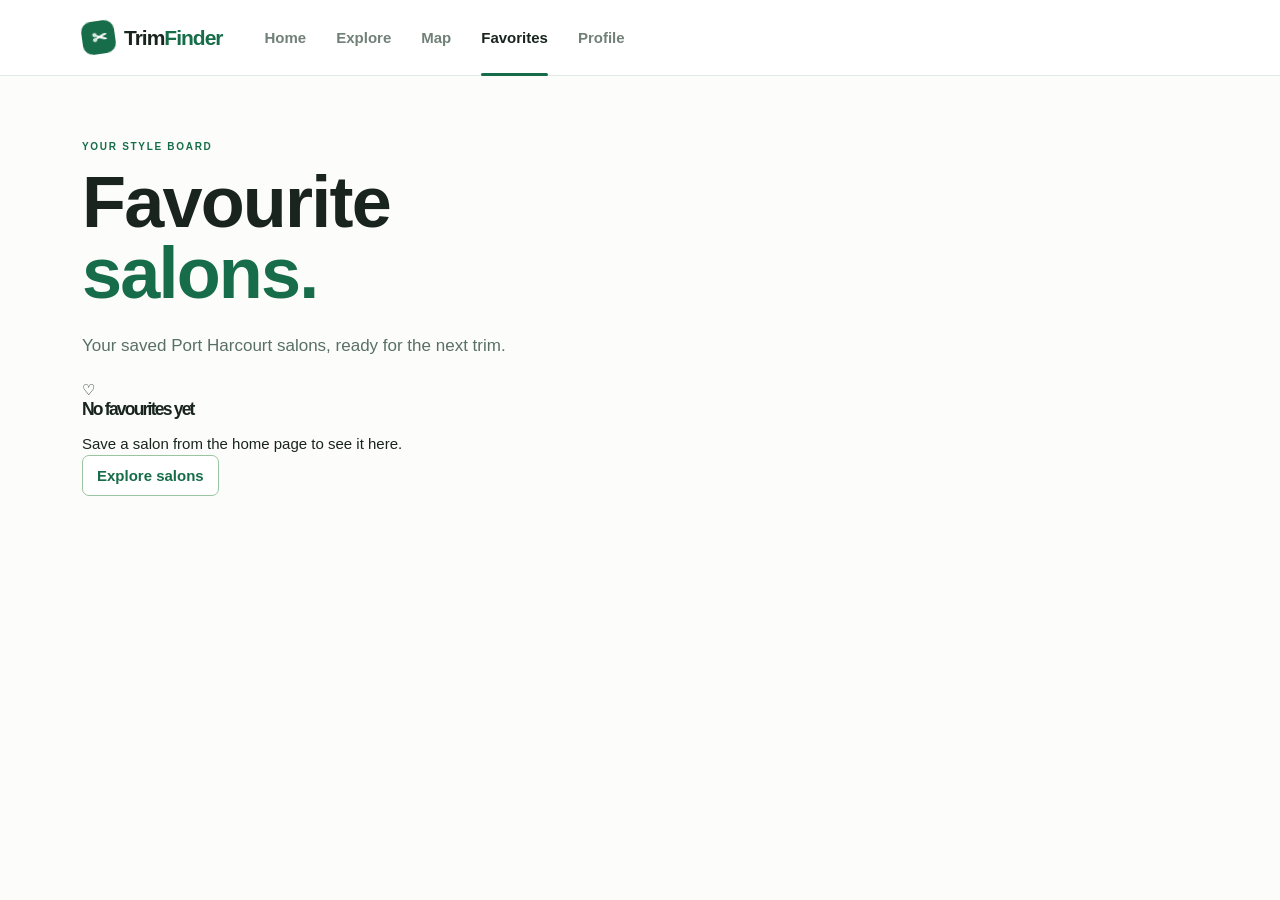
<file: WEBSITE/trim-favorites.html>
<!doctype html><html lang="en"><head><meta charset="UTF-8"><meta name="viewport" content="width=device-width,initial-scale=1"><title>Favorites | TrimFinder</title><link rel="stylesheet" href="3.css"></head><body><header class="site-header"><div class="header-inner"><a class="brand" href="3.html"><span class="brand-icon">✂</span><span>Trim<b>Finder</b></span></a><nav class="desktop-nav"><a href="3.html">Home</a><a href="trim-explore.html">Explore</a><a href="trim-map.html">Map</a><a class="active" href="trim-favorites.html">Favorites</a><a href="3.html#profile">Profile</a></nav><button class="menu-toggle" id="menuToggle" aria-label="Open menu">☰</button></div><nav class="mobile-menu" id="mobileMenu"><a href="3.html">Home</a><a href="trim-explore.html">Explore</a><a href="trim-map.html">Map</a><a href="trim-favorites.html">Favorites</a><a href="3.html#profile">Profile</a></nav></header><main style="max-width:1160px;margin:auto;padding:65px 22px 90px"><p class="eyebrow green">YOUR STYLE BOARD</p><h1>Favourite<br><em>salons.</em></h1><p class="hero-copy">Your saved Port Harcourt salons, ready for the next trim.</p><div class="favorite-grid" id="grid"></div><div class="favorite-empty" id="empty"><span>♡</span><h3>No favourites yet</h3><p>Save a salon from the home page to see it here.</p><a href="3-explore.html" class="secondary-button">Explore salons</a></div></main><script>const data={1:['The Gentlemen’s Club','GRA Phase 1','₦3,000'],2:['Riverside Barber Co.','Woji','₦3,500'],3:['Freshcut Rumuola','Rumuola','₦2,500'],4:['Cut Culture PH','Trans Amadi','₦3,000'],5:['Okrika Grooming House','D-Line','₦2,800'],6:['The Trim Room PH','Peter Odili Road','₦5,000'],7:['Sharp Edge Barbers','Rumuokoro','₦2,500'],8:['Ikwerre Barber Studio','Eliozu','₦4,500']};let ids=JSON.parse(localStorage.getItem('trimfinder3-favorites')||'[]');const grid=document.querySelector('#grid');function draw(){grid.innerHTML=ids.map(id=>{const s=data[id];return s?`<article class="favorite-card"><div><h3>${s[0]}</h3><p>⌖ ${s[1]}, Port Harcourt</p><strong>Haircut from ${s[2]}</strong></div><button class="remove-favorite" data-id="${id}" aria-label="Remove ${s[0]}">×</button></article>`:''}).join('');document.querySelector('#empty').hidden=ids.length>0}grid.addEventListener('click',e=>{const b=e.target.closest('[data-id]');if(!b)return;ids=ids.filter(id=>id!==Number(b.dataset.id));localStorage.setItem('trimfinder3-favorites',JSON.stringify(ids));draw()});document.querySelector('#menuToggle').addEventListener('click',()=>document.querySelector('#mobileMenu').classList.toggle('open'));draw();</script></body></html>
</file>
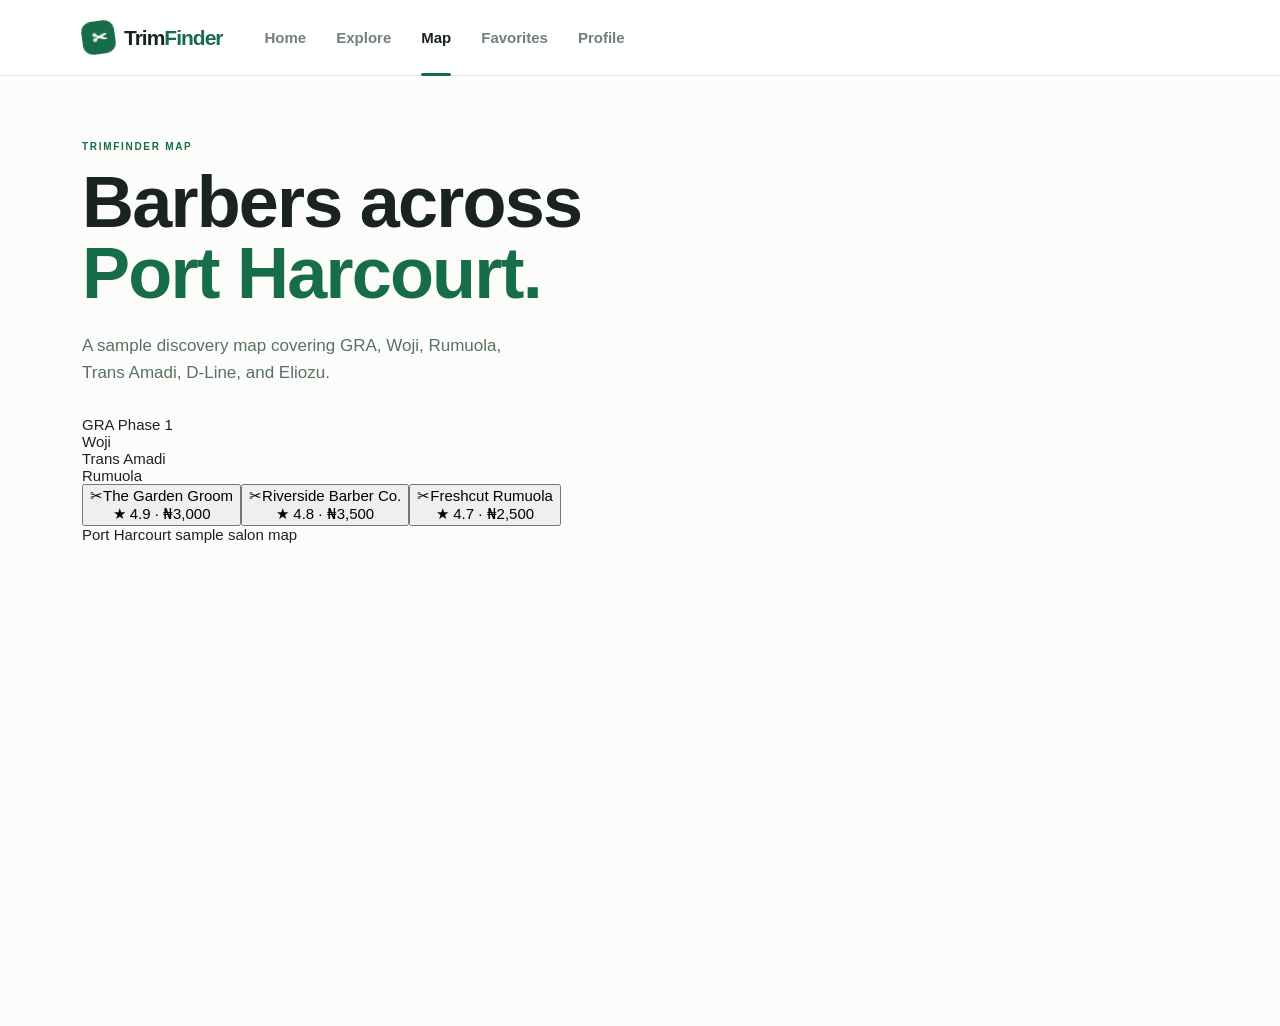
<file: WEBSITE/trim-map.html>
<!doctype html><html lang="en"><head><meta charset="UTF-8"><meta name="viewport" content="width=device-width,initial-scale=1"><title>Map | TrimFinder</title><link rel="stylesheet" href="3.css"></head><body><header class="site-header"><div class="header-inner"><a class="brand" href="3.html"><span class="brand-icon">✂</span><span>Trim<b>Finder</b></span></a><nav class="desktop-nav"><a href="3.html">Home</a><a href="trim-explore.html">Explore</a><a class="active" href="trim-map.html">Map</a><a href="trim-favorites.html">Favorites</a><a href="3.html#profile">Profile</a></nav><button class="menu-toggle" id="menuToggle" aria-label="Open menu">☰</button></div><nav class="mobile-menu" id="mobileMenu"><a href="3.html">Home</a><a href="trim-explore.html">Explore</a><a href="trim-map.html">Map</a><a href="trim-favorites.html">Favorites</a><a href="3.html#profile">Profile</a></nav></header><main style="max-width:1160px;margin:auto;padding:65px 22px 90px"><p class="eyebrow green">TRIMFINDER MAP</p><h1>Barbers across<br><em>Port Harcourt.</em></h1><p class="hero-copy">A sample discovery map covering GRA, Woji, Rumuola, Trans Amadi, D-Line, and Eliozu.</p><div class="map-placeholder" style="height:520px;margin-top:30px"><div class="map-grid"></div><div class="map-road road-one"></div><div class="map-road road-two"></div><div class="map-label label-gra">GRA Phase 1</div><div class="map-label label-woji">Woji</div><div class="map-label label-trans">Trans Amadi</div><div class="map-label label-rum">Rumuola</div><button class="map-pin pin-one">✂<span>The Garden Groom<br>★ 4.9 · ₦3,000</span></button><button class="map-pin pin-two">✂<span>Riverside Barber Co.<br>★ 4.8 · ₦3,500</span></button><button class="map-pin pin-three">✂<span>Freshcut Rumuola<br>★ 4.7 · ₦2,500</span></button><div class="map-legend">Port Harcourt sample salon map</div></div></main><script>document.querySelector('#menuToggle').addEventListener('click',()=>document.querySelector('#mobileMenu').classList.toggle('open'));</script></body></html>
</file>
<file: WEBSITE/style.css>
:root{
  /* PHEATS Brand Colors */
  --color-primary:#047857;--color-primary-hover:#065f46;--color-primary-light:#ecfdf5;--color-accent:#f59e0b;
  --color-bg:#fafafa;--color-surface:#ffffff;--color-text-main:#111827;--color-text-muted:#6b7280;--color-border:#e5e7eb;
  --radius-sm:8px;--radius-md:14px;--radius-lg:20px;--radius-full:9999px;
  --shadow-sm:0 1px 3px rgba(0,0,0,.05);--shadow-md:0 4px 12px rgba(0,0,0,.06);--shadow-lg:0 10px 25px rgba(0,0,0,.08);
  --transition:all .25s cubic-bezier(.16,1,.3,1);--font-main:'Plus Jakarta Sans',system-ui,-apple-system,sans-serif;
  
  /* Backward Compatibility */
  --ink:#111827;--muted:#6b7280;--green:#047857;--green-dark:#065f46;--lime:#ecfdf5;--cream:#f0fdf4;
  --orange:#f59e0b;--gold:#f59e0b;--line:#e5e7eb;--white:#fff;--shadow:0 10px 25px rgba(0,0,0,.08);
}*{box-sizing:border-box;margin:0;padding:0}html{scroll-behavior:smooth}body{margin:0;color:var(--color-text-main);font-family:var(--font-main);background:var(--color-bg);font-size:15px;-webkit-font-smoothing:antialiased}button,input,select{font:inherit}button,a{transition:.2s ease}a{text-decoration:none;color:inherit}.topbar{height:76px;background:rgba(255,255,255,.96);border-bottom:1px solid var(--line);position:sticky;top:0;z-index:5;backdrop-filter:blur(12px)}.nav-wrap{height:100%;max-width:1220px;margin:auto;padding:0 24px;display:flex;align-items:center;gap:48px}.brand{display:flex;align-items:center;gap:9px;font:800 19px 'Plus Jakarta Sans',sans-serif;letter-spacing:-.7px;white-space:nowrap}.brand b{color:var(--green)}.brand-icon{width:34px;height:34px;border-radius:11px;background:var(--green);display:grid;place-items:center;font-size:17px;transform:rotate(-6deg)}.desktop-nav{display:flex;gap:29px;color:var(--muted);font-weight:600}.desktop-nav a{height:76px;display:flex;align-items:center;position:relative}.desktop-nav a.active,.desktop-nav a:hover{color:var(--ink)}.desktop-nav a.active:after{content:'';height:3px;position:absolute;bottom:0;left:0;right:0;background:var(--green);border-radius:4px}.desktop-nav span{font-size:11px;background:var(--lime);color:var(--green);border-radius:9px;padding:2px 6px;margin-left:5px}.profile-dot{margin-left:auto;border:0;border-radius:50%;background:#f2c779;color:#4c3015;width:37px;height:37px;font-weight:800}.menu-toggle,.mobile-menu{display:none}.hero{background:var(--cream);min-height:465px;overflow:hidden;position:relative}.hero:after{content:'';position:absolute;width:390px;height:390px;border:1px solid #f1e4cc;border-radius:50%;right:-110px;top:-90px}.hero-inner{max-width:1220px;margin:auto;padding:74px 24px 66px;display:flex;align-items:center;justify-content:space-between;position:relative;z-index:1}.hero-copy{max-width:680px}.kicker{text-transform:uppercase;letter-spacing:1.8px;font-size:10px;font-weight:800;color:#bf9b59;margin:0 0 15px}.kicker span{display:inline-block;width:7px;height:7px;background:var(--orange);border-radius:50%;margin-right:7px}.kicker.green{color:var(--green)}h1,h2,h3{font-family:'Plus Jakarta Sans',sans-serif;letter-spacing:-2px;margin:0}h1{font-size:clamp(43px,6vw,73px);line-height:1.02;max-width:680px}h1 em{font-style:normal;color:var(--green)}.hero-subtitle{color:#68746d;max-width:515px;line-height:1.65;font-size:17px;margin:22px 0 27px}.search-bar{display:flex;align-items:center;gap:5px;background:#fff;border:1px solid #e8decb;border-radius:11px;padding:6px 7px 6px 15px;box-shadow:0 8px 22px rgba(119,86,40,.07);max-width:720px}.search-symbol{font-size:27px;color:#8c9a90;transform:rotate(-20deg);line-height:1}.search-bar input{flex:1;min-width:0;border:0;outline:0;padding:10px 8px;background:transparent}.location-button,.search-button,.primary-button{border:0;border-radius:7px;background:var(--green);color:#fff;padding:12px 14px;font-weight:700;cursor:pointer;white-space:nowrap}.search-button{background:var(--orange);padding-left:19px;padding-right:19px}.location-button:hover,.primary-button:hover{background:var(--green-dark);transform:translateY(-1px)}.search-button:hover{background:#d96c3e;transform:translateY(-1px)}.location-status{height:16px;color:var(--green);font-weight:600;font-size:12px;margin:7px 0}.popular{display:flex;gap:10px;align-items:center;color:#8a928c;font-size:12px;margin-top:11px}.popular button{border:0;border-bottom:1px solid #c8b886;background:none;color:#906d2a;padding:0;cursor:pointer;font-weight:700}.hero-art{width:350px;height:320px;position:relative;margin-right:30px}.art-card{position:absolute;border-radius:17px;padding:20px;box-shadow:var(--shadow)}.art-card small{display:block;font-size:11px;margin-top:8px}.art-card-back{height:210px;width:180px;right:8px;top:10px;background:var(--green);color:#fff;font-size:53px;transform:rotate(7deg)}.art-card-back small{font-size:12px;color:#bfe2c4}.art-card-front{width:255px;height:250px;left:9px;top:47px;background:#fff;transform:rotate(-5deg);font-size:15px}.food-photo{height:160px;border-radius:10px;background:url('https://images.unsplash.com/photo-1547592180-85f173990554?auto=format&fit=crop&w=700&q=80') center/cover;margin-bottom:12px}.art-card-front small{color:var(--muted)}.content-wrap{max-width:1220px;padding:66px 24px 78px;margin:auto}.section-head{display:flex;justify-content:space-between;align-items:end;margin-bottom:24px}.section-head h2,.map-copy h2{font-size:33px}.result-count{color:var(--muted);margin:0}.category-row{display:flex;gap:9px;overflow:auto;padding-bottom:20px}.category{background:#fff;border:1px solid var(--line);border-radius:20px;padding:10px 15px;color:#667269;white-space:nowrap;cursor:pointer;font-weight:600}.category.active,.category:hover{background:var(--green);border-color:var(--green);color:#fff}.explore-layout{display:grid;grid-template-columns:210px 1fr;gap:28px}.filters{border-right:1px solid var(--line);padding-right:21px}.filter-title{display:flex;justify-content:space-between;margin-bottom:21px}.filter-title strong{font-family:'Plus Jakarta Sans';font-size:14px}.filter-title button{border:0;background:none;color:var(--orange);font-size:12px;cursor:pointer}.filters label{display:block;color:var(--muted);font-size:12px;font-weight:700;margin-bottom:18px}.filters select,.sort-row select{appearance:none;width:100%;border:1px solid var(--line);border-radius:7px;background:#fff;color:var(--ink);padding:10px 11px;margin-top:7px;outline-color:var(--green);background-image:linear-gradient(45deg,transparent 50%,#6d7c72 50%),linear-gradient(135deg,#6d7c72 50%,transparent 50%);background-position:calc(100% - 15px) 15px,calc(100% - 10px) 15px;background-size:5px 5px;background-repeat:no-repeat}.check-label{display:flex!important;align-items:center;gap:8px;color:var(--green)!important}.check-label input{accent-color:var(--green);width:16px;height:16px}.sort-row{display:flex;justify-content:space-between;align-items:center;margin-bottom:14px;color:#869087;font-size:12px}.sort-row label{display:flex;align-items:center;gap:7px}.sort-row select{width:150px;margin:0;padding:8px 10px}.restaurant-grid{display:grid;grid-template-columns:repeat(3,1fr);gap:17px}.restaurant-card{background:#fff;border:1px solid var(--line);border-radius:12px;overflow:hidden;box-shadow:0 3px 12px rgba(22,51,33,.03);animation:rise .35s both}.restaurant-card:hover{transform:translateY(-3px);box-shadow:var(--shadow)}@keyframes rise{from{opacity:0;transform:translateY(9px)}to{opacity:1;transform:translateY(0)}}.card-image{height:153px;background:center/cover;position:relative}.status{position:absolute;top:10px;left:10px;background:#e5f6e5;color:#23733c;border-radius:5px;padding:5px 8px;font-size:10px;font-weight:800}.status.closed{background:#fff0e7;color:#c6613e}.heart-button{position:absolute;right:10px;top:10px;border:0;background:#fff;border-radius:50%;width:33px;height:33px;font-size:20px;cursor:pointer;box-shadow:0 2px 8px #0002}.heart-button.saved{color:#da634a}.card-body{padding:15px}.card-body h3{font-size:16px;letter-spacing:-.5px;margin-bottom:6px}.rating{color:var(--gold);font-weight:800}.rating small{color:var(--muted);font-weight:500}.card-location,.card-cuisine{color:var(--muted);font-size:12px;margin:8px 0}.card-cuisine{color:#52625a}.card-footer{border-top:1px solid var(--line);padding-top:12px;margin-top:12px;display:flex;justify-content:space-between;align-items:end}.price{font-weight:800}.price small{display:block;color:var(--muted);font-weight:500;font-size:10px}.view-button{border:0;background:none;color:var(--green);font-weight:800;font-size:12px;cursor:pointer}.popular-food{font-size:11px;background:var(--lime);border-radius:5px;padding:7px;color:#356942;margin-top:11px}.popular-food b{font-weight:800}.empty-state{text-align:center;padding:60px 20px;color:var(--muted)}.empty-state div{font-size:40px}.empty-state h3{font-size:23px;color:var(--ink);margin:12px 0 5px}.outline-button{border:1px solid #9ac6a4;background:#fff;color:var(--green);border-radius:7px;padding:10px 14px;font-weight:700;cursor:pointer}.outline-button:hover{background:var(--lime)}.map-section{background:#f1f7ee;padding:60px max(24px,calc((100vw - 1170px)/2));display:grid;grid-template-columns:34% 1fr;gap:60px;align-items:center}.map-copy h2{line-height:1.12}.map-copy>p:not(.kicker){line-height:1.6;color:var(--muted);margin:19px 0 22px}.map-placeholder{height:330px;border-radius:15px;overflow:hidden;position:relative;background:#e1eddb;border:1px solid #c9ddc4}.map-grid{position:absolute;inset:0;background-image:linear-gradient(#fff8 1px,transparent 1px),linear-gradient(90deg,#fff8 1px,transparent 1px);background-size:38px 38px}.map-road{position:absolute;background:#f7f2df;height:27px;transform:rotate(28deg);width:120%;left:-10%}.road-one{top:135px}.road-two{top:228px;transform:rotate(-23deg);background:#e9e2cf}.map-label{position:absolute;color:#76906f;font-size:11px;font-weight:800}.label-gra{top:38px;left:27%}.label-woji{top:95px;right:15%}.label-trans{bottom:58px;left:14%}.label-rum{bottom:25px;right:26%}.map-pin{position:absolute;background:var(--green);border:3px solid #fff;color:#fff;border-radius:50%;width:31px;height:31px;font-size:14px;cursor:pointer;box-shadow:0 4px 9px #285c3688}.map-pin span{display:none;position:absolute;bottom:33px;left:50%;transform:translateX(-50%);background:var(--green-dark);white-space:nowrap;border-radius:7px;padding:8px 10px;font-size:11px;line-height:1.5}.map-pin:hover span,.map-pin:focus span{display:block}.pin-one{top:80px;left:40%}.pin-two{top:180px;right:23%}.pin-three{bottom:49px;left:23%}.map-legend{position:absolute;bottom:12px;left:14px;background:#fff;padding:7px 9px;border-radius:5px;font-size:10px;color:var(--muted)}.footer{background:var(--green-dark);color:#b8d0bb;padding:45px max(24px,calc((100vw - 1170px)/2)) 22px}.brand.light{color:#fff}.brand.light b{color:#b4dfaa}.footer p{font-size:13px;margin:18px 0 0}.footer-links{display:flex;gap:20px;border-top:1px solid #38624b;border-bottom:1px solid #38624b;padding:20px 0;margin:35px 0 18px;font-size:12px}.footer-links a:hover{color:#fff}.footer-bottom{display:flex;justify-content:space-between;font-size:11px}.bottom-nav{display:none}.modal-backdrop{position:fixed;inset:0;background:#10291ecc;z-index:10;display:grid;place-items:center;padding:15px}.modal-backdrop[hidden]{display:none}.restaurant-modal{background:#fff;width:100%;max-width:670px;max-height:92vh;overflow:auto;border-radius:15px;position:relative}.modal-close{position:absolute;right:13px;top:13px;background:#fff;border:0;border-radius:50%;width:35px;height:35px;font-size:26px;z-index:1;cursor:pointer}.modal-hero{height:210px;background:center/cover}.modal-content{padding:24px}.modal-heading{display:flex;justify-content:space-between}.modal-heading h2{font-size:28px}.modal-heading #modalMeta{color:var(--muted);font-size:12px;margin:7px 0}.modal-rating{color:var(--gold);font-weight:800;margin:10px 0}.modal-about{color:var(--muted);line-height:1.6}.modal-details{display:flex;gap:14px;flex-wrap:wrap;color:var(--green);font-size:12px;background:var(--lime);border-radius:7px;padding:12px;margin:17px 0}.menu-heading{display:flex;justify-content:space-between;align-items:center}.menu-heading h3,.review-heading{font-size:19px;letter-spacing:-.5px}.menu-heading span{color:var(--orange);font-size:11px;font-weight:700}.menu-list{display:grid;grid-template-columns:1fr 1fr;gap:7px}.menu-item{display:flex;justify-content:space-between;border-bottom:1px solid var(--line);padding:8px 0;font-size:12px;color:var(--muted);gap:5px}.menu-item strong{color:var(--ink);white-space:nowrap}.review-heading{margin:23px 0 10px}.reviews{display:grid;grid-template-columns:1fr 1fr;gap:9px}.reviews>div{background:#fafcf8;border:1px solid var(--line);border-radius:8px;padding:12px}.reviews b{color:var(--orange);font-size:23px}.reviews p{font-size:11px;line-height:1.45;color:var(--muted);margin:2px 0 8px}.reviews strong{font-size:10px;color:var(--ink)}.modal-actions{display:flex;gap:7px;flex-wrap:wrap;margin-top:21px}.whatsapp-button{border:0;background:#ddf2df;color:var(--green);border-radius:7px;padding:10px 14px;font-weight:700;cursor:pointer}
@media(max-width:950px){.restaurant-grid{grid-template-columns:repeat(2,1fr)}.hero-art{margin-right:0;transform:scale(.85)}.map-section{grid-template-columns:1fr 1.5fr;gap:25px}}
@media(max-width:650px){body{padding-bottom:67px}.topbar{height:64px}.nav-wrap{padding:0 18px}.desktop-nav,.profile-dot{display:none}.menu-toggle{display:block;margin-left:auto;border:0;background:none;font-size:23px;cursor:pointer}.mobile-menu{position:absolute;top:64px;left:0;right:0;background:#fff;padding:8px 19px 15px;box-shadow:0 10px 20px #0001}.mobile-menu.open{display:grid}.mobile-menu a{padding:12px 0;border-bottom:1px solid var(--line);font-weight:700}.hero-inner{padding:52px 19px 48px;display:block}.hero{min-height:570px}.hero-art{display:none}h1{font-size:47px}.hero-subtitle{font-size:15px}.search-bar{display:grid;grid-template-columns:auto 1fr;padding:7px 8px 8px 12px}.search-bar input{padding:8px}.location-button,.search-button{grid-column:1/-1;width:100%;margin-top:3px}.popular{flex-wrap:wrap;gap:8px}.content-wrap{padding:45px 18px 60px}.section-head{display:block}.section-head h2,.map-copy h2{font-size:28px}.result-count{margin-top:8px}.category-row{margin-right:-18px}.explore-layout{display:block}.filters{border:0;padding:0;display:grid;grid-template-columns:1fr 1fr;gap:10px;margin-bottom:17px}.filter-title{grid-column:1/-1;margin-bottom:2px}.filters label{margin:0}.filters .check-label{grid-column:1/-1}.sort-row{display:block}.sort-row label{margin-top:10px}.sort-row select{width:100%}.restaurant-grid{grid-template-columns:1fr;gap:14px}.card-image{height:190px}.map-section{display:block;padding:48px 19px}.map-placeholder{height:280px;margin-top:28px}.footer{padding:38px 19px 23px}.footer-links{flex-wrap:wrap;gap:13px 18px}.footer-bottom{gap:12px;line-height:1.5}.bottom-nav{position:fixed;display:flex;bottom:0;left:0;right:0;z-index:6;background:#fff;border-top:1px solid var(--line);justify-content:space-around;padding:8px 5px}.bottom-nav a{display:grid;place-items:center;gap:2px;color:var(--muted);font-size:10px;font-weight:700;min-width:55px}.bottom-nav span{font-size:21px;line-height:20px}.bottom-nav .active{color:var(--green)}.modal-hero{height:170px}.modal-content{padding:19px}.modal-heading h2{font-size:23px}.menu-list,.reviews{grid-template-columns:1fr}.modal-actions>*{flex:1;min-width:100px}}
</file>
<file: WEBSITE/pheats-enhancements.css>
/* ========================================================================
   PHEATS DESIGN SYSTEM ENHANCEMENTS
   ======================================================================== */

/* NAVBAR ENHANCEMENTS */
.topbar {
  background: rgba(255, 255, 255, 0.98) !important;
  box-shadow: 0 4px 20px rgba(4, 120, 87, 0.08) !important;
  border-bottom: 2px solid var(--color-primary-light) !important;
  backdrop-filter: blur(12px) !important;
}

.brand {
  display: flex;
  align-items: center;
  gap: 12px;
  font-weight: 800;
  font-size: 1.25rem;
  letter-spacing: -0.6px;
  transition: var(--transition);
  cursor: pointer;
  background: linear-gradient(135deg, var(--color-text-main), var(--color-primary));
  -webkit-background-clip: text;
  -webkit-text-fill-color: transparent;
  background-clip: text;
  position: relative;
}

.brand::before {
  content: '';
  position: absolute;
  inset: -2px;
  background: linear-gradient(135deg, var(--color-primary-light), transparent);
  border-radius: 12px;
  opacity: 0;
  transition: var(--transition);
  z-index: -1;
}

.brand:hover {
  transform: scale(1.08);
}

.brand:hover::before {
  opacity: 1;
}

.brand b {
  background: linear-gradient(135deg, var(--color-primary), var(--color-accent));
  -webkit-background-clip: text;
  -webkit-text-fill-color: transparent;
  background-clip: text;
  font-weight: 900;
  letter-spacing: -0.8px;
}

.brand-icon {
  width: 42px;
  height: 42px;
  background: linear-gradient(135deg, var(--color-primary), var(--color-primary-hover));
  border-radius: 14px;
  display: flex;
  align-items: center;
  justify-content: center;
  font-size: 1.3rem;
  transform: rotate(-8deg);
  box-shadow: 0 6px 16px rgba(4, 120, 87, 0.25), inset 0 1px 0 rgba(255, 255, 255, 0.2);
  transition: var(--transition);
  position: relative;
  flex-shrink: 0;
}

.brand-icon::after {
  content: '';
  position: absolute;
  inset: 0;
  background: radial-gradient(circle at 30% 30%, rgba(255, 255, 255, 0.1), transparent);
  border-radius: 14px;
  pointer-events: none;
}

.brand:hover .brand-icon {
  transform: rotate(0deg) scale(1.15);
  box-shadow: 0 8px 24px rgba(4, 120, 87, 0.35), inset 0 1px 0 rgba(255, 255, 255, 0.3);
}

.brand:active .brand-icon {
  transform: rotate(0deg) scale(0.95);
}

.desktop-nav button {
  position: relative;
  padding: 0.5rem 1rem;
  background: transparent;
  border: none;
  cursor: pointer;
  font-weight: 600;
  color: var(--color-text-muted);
  transition: var(--transition);
  border-radius: 8px;
}

.desktop-nav button:hover {
  color: var(--color-primary);
  background: var(--color-primary-light);
}

.desktop-nav button.active {
  color: var(--color-primary);
  background: linear-gradient(135deg, rgba(4, 120, 87, 0.1), rgba(4, 120, 87, 0.05));
}

.desktop-nav button.active::after {
  content: '';
  position: absolute;
  bottom: -8px;
  left: 50%;
  transform: translateX(-50%);
  width: 24px;
  height: 3px;
  background: var(--color-primary);
  border-radius: 2px;
  box-shadow: 0 2px 8px rgba(4, 120, 87, 0.3);
}

.desktop-nav span {
  background: linear-gradient(135deg, var(--color-primary), var(--color-primary-hover));
  color: white !important;
  font-size: 0.75rem;
  padding: 3px 8px;
  border-radius: 6px;
  margin-left: 6px;
  font-weight: 700;
}

.profile-dot {
  width: 40px;
  height: 40px;
  border-radius: 50%;
  background: linear-gradient(135deg, var(--color-accent), #f97316);
  color: white;
  font-weight: 800;
  border: none;
  cursor: pointer;
  transition: var(--transition);
  box-shadow: 0 4px 12px rgba(245, 158, 11, 0.2);
}

.profile-dot:hover {
  transform: scale(1.08);
  box-shadow: 0 6px 16px rgba(245, 158, 11, 0.3);
}

.profile-menu {
  position: absolute;
  top: 76px;
  right: 24px;
  width: 280px;
  background: white;
  border-radius: 12px;
  box-shadow: 0 12px 40px rgba(0, 0, 0, 0.12);
  padding: 1rem;
  z-index: 10;
  border: 1px solid var(--color-border);
  animation: slideDown 0.3s ease-out;
}

@keyframes slideDown {
  from {
    opacity: 0;
    transform: translateY(-12px);
  }
  to {
    opacity: 1;
    transform: translateY(0);
  }
}

.profile-menu .menu-link {
  display: block;
  width: 100%;
  padding: 0.75rem 1rem;
  background: transparent;
  border: none;
  text-align: left;
  cursor: pointer;
  transition: var(--transition);
  border-radius: 8px;
  color: var(--color-text-main);
  font-weight: 500;
}

.profile-menu .menu-link:hover {
  background: var(--color-primary-light);
  color: var(--color-primary);
}

/* UTILITY CLASSES */
.container {
  max-width: 1200px;
  margin: 0 auto;
  padding: 0 1.5rem;
}

.section-padding {
  padding: 4rem 0;
}

.bg-surface {
  background-color: var(--color-surface);
}

.flex-between {
  display: flex;
  justify-content: space-between;
  align-items: center;
}

.mt-2 { margin-top: 0.5rem; }
.mt-4 { margin-top: 1rem; }

.text-muted { color: var(--color-text-muted); }
.text-white { color: #ffffff !important; }

/* MOBILE MENU ENHANCEMENTS */
.menu-toggle {
  background: transparent !important;
  border: 2px solid var(--color-primary-light) !important;
  border-radius: 8px !important;
  width: 40px !important;
  height: 40px !important;
  display: flex !important;
  align-items: center !important;
  justify-content: center !important;
  cursor: pointer !important;
  transition: var(--transition) !important;
  color: var(--color-primary) !important;
  font-size: 1.3rem !important;
}

.menu-toggle:hover {
  background: var(--color-primary-light) !important;
  border-color: var(--color-primary) !important;
}

.mobile-menu {
  position: absolute !important;
  top: 64px !important;
  left: 0 !important;
  right: 0 !important;
  background: white !important;
  padding: 1rem !important;
  box-shadow: 0 12px 40px rgba(0, 0, 0, 0.12) !important;
  border-bottom: 2px solid var(--color-primary-light) !important;
  animation: slideDown 0.3s ease-out !important;
}

.mobile-menu.open {
  display: grid !important;
}

.mobile-menu .nav-link {
  padding: 0.75rem 1rem !important;
  border-radius: 8px !important;
  background: transparent !important;
  border: none !important;
  cursor: pointer !important;
  font-weight: 600 !important;
  color: var(--color-text-main) !important;
  transition: var(--transition) !important;
  text-align: left !important;
}

.mobile-menu .nav-link:hover,
.mobile-menu .nav-link.active {
  background: var(--color-primary-light) !important;
  color: var(--color-primary) !important;
}

/* BUTTON STYLES */
.btn {
  display: inline-flex;
  align-items: center;
  justify-content: center;
  gap: 0.5rem;
  padding: 0.75rem 1.5rem;
  font-size: 0.95rem;
  font-weight: 600;
  border-radius: var(--radius-md);
  border: none;
  cursor: pointer;
  transition: var(--transition);
}

.btn-primary {
  background-color: var(--color-primary);
  color: white;
}

.btn-primary:hover {
  background-color: var(--color-primary-hover);
  box-shadow: var(--shadow-md);
}

.btn-secondary {
  background-color: var(--color-primary-light);
  color: var(--color-primary);
}

.btn-secondary:hover {
  background-color: #d1fae5;
}

.link-btn {
  background: none;
  border: none;
  color: var(--color-primary);
  font-weight: 700;
  cursor: pointer;
}

/* ICON BUTTON */
.icon-btn {
  background: transparent;
  border: 1px solid var(--color-border);
  padding: 0.5rem;
  border-radius: var(--radius-full);
  cursor: pointer;
  color: var(--color-text-main);
  transition: var(--transition);
}

.icon-btn:hover {
  background-color: var(--color-primary-light);
  color: var(--color-primary);
  border-color: var(--color-primary);
}

/* BADGE */
.badge {
  background-color: var(--color-primary);
  color: white;
  font-size: 0.75rem;
  padding: 2px 6px;
  border-radius: var(--radius-full);
}

/* EYEBROW TEXT */
.eyebrow {
  display: inline-block;
  font-size: 0.75rem;
  font-weight: 800;
  letter-spacing: 0.1em;
  color: var(--color-primary);
  background-color: var(--color-primary-light);
  padding: 0.25rem 0.75rem;
  border-radius: var(--radius-full);
  margin-bottom: 1rem;
}

/* TAG CHIP ENHANCEMENT */
.tag-chip {
  background: var(--color-surface);
  border: 1px solid var(--color-border);
  padding: 0.25rem 0.75rem;
  border-radius: var(--radius-full);
  font-size: 0.8rem;
  cursor: pointer;
  transition: var(--transition);
}

.tag-chip:hover {
  border-color: var(--color-primary);
  color: var(--color-primary);
}

/* CATEGORY BUTTON ENHANCEMENT */
.category {
  background: var(--color-surface);
  border: 1px solid var(--color-border);
  padding: 0.75rem 1rem;
  border-radius: var(--radius-md);
  cursor: pointer;
  transition: var(--transition);
  font-weight: 600;
}

.category:hover,
.category.active {
  background-color: var(--color-primary);
  color: #fff;
  border-color: var(--color-primary);
}

/* CARD ENHANCEMENTS */
.food-card {
  background: var(--color-surface);
  border: 1px solid var(--color-border);
  border-radius: var(--radius-md);
  overflow: hidden;
  transition: var(--transition);
  display: flex;
  flex-direction: column;
  position: relative;
}

.food-card:hover {
  transform: translateY(-4px);
  box-shadow: var(--shadow-md);
}

.card-image {
  position: relative;
  height: 180px;
}

.card-image img {
  width: 100%;
  height: 100%;
  object-fit: cover;
}

/* SEARCH BOX */
.search-box {
  display: flex;
  gap: 0.5rem;
  background: var(--color-surface);
  padding: 0.5rem;
  border-radius: var(--radius-md);
  box-shadow: var(--shadow-lg);
  border: 1px solid var(--color-border);
}

.search-input-group {
  display: flex;
  align-items: center;
  flex: 1;
  padding: 0 0.75rem;
}

.search-icon {
  color: var(--color-text-muted);
  margin-right: 0.5rem;
}

.search-input-group input {
  width: 100%;
  border: none;
  outline: none;
  font-size: 0.95rem;
  font-family: inherit;
}

/* POPULAR TAGS */
.popular-tags {
  display: flex;
  flex-wrap: wrap;
  gap: 0.5rem;
  align-items: center;
  margin-top: 1.25rem;
  font-size: 0.85rem;
  color: var(--color-text-muted);
}

/* FEATURED CARD */
.hero-card-featured {
  position: relative;
  border-radius: var(--radius-lg);
  overflow: hidden;
  box-shadow: var(--shadow-lg);
}

.hero-card-featured img {
  width: 100%;
  height: 380px;
  object-fit: cover;
  display: block;
}

.featured-badge {
  position: absolute;
  top: 1rem;
  left: 1rem;
  background: rgba(0, 0, 0, 0.7);
  backdrop-filter: blur(4px);
  color: white;
  padding: 0.4rem 0.8rem;
  border-radius: var(--radius-full);
  font-size: 0.75rem;
  font-weight: 600;
}

.hero-card-details {
  position: absolute;
  bottom: 0;
  width: 100%;
  padding: 1.5rem;
  background: linear-gradient(transparent, rgba(0,0,0,0.85));
  color: white;
}

/* CATEGORY GRID */
.category-grid {
  display: grid;
  grid-template-columns: repeat(auto-fill, minmax(130px, 1fr));
  gap: 1rem;
  margin-top: 1.5rem;
}

.category-card {
  background: var(--color-surface);
  border: 1px solid var(--color-border);
  padding: 1.25rem 1rem;
  border-radius: var(--radius-md);
  text-align: center;
  cursor: pointer;
  transition: var(--transition);
}

.category-card:hover {
  transform: translateY(-4px);
  border-color: var(--color-primary);
  box-shadow: var(--shadow-md);
}

.category-icon {
  font-size: 2rem;
  margin-bottom: 0.5rem;
  display: block;
}

.category-card span {
  font-weight: 600;
  font-size: 0.9rem;
}

/* CARD GRIDS */
.card-grid {
  display: grid;
  grid-template-columns: repeat(auto-fill, minmax(280px, 1fr));
  gap: 1.5rem;
  margin-top: 1.5rem;
}

.grid-4 {
  grid-template-columns: repeat(auto-fill, minmax(240px, 1fr));
}

/* MAP SECTION */
.map-page-layout {
  display: grid;
  grid-template-columns: 360px 1fr;
  height: calc(100vh - 72px);
}

.map-sidebar {
  background: var(--color-surface);
  border-right: 1px solid var(--color-border);
  padding: 1.5rem;
  overflow-y: auto;
}

.map-viewport-container {
  position: relative;
  background-color: #e5e7eb;
}

.simulated-map {
  width: 100%;
  height: 100%;
  background-image: radial-gradient(#cbd5e1 1px, transparent 1px);
  background-size: 20px 20px;
  position: relative;
}

.map-watermark {
  position: absolute;
  top: 1rem;
  left: 1rem;
  background: white;
  padding: 0.5rem 1rem;
  border-radius: var(--radius-sm);
  font-size: 0.8rem;
  font-weight: 600;
}

.map-marker {
  position: absolute;
  transform: translate(-50%, -100%);
  background: var(--color-primary);
  color: white;
  padding: 6px 12px;
  border-radius: var(--radius-full);
  font-size: 0.75rem;
  font-weight: 700;
  cursor: pointer;
  box-shadow: var(--shadow-md);
  transition: var(--transition);
}

.map-marker:hover {
  transform: translate(-50%, -105%) scale(1.1);
  background: var(--color-accent);
}

/* EMPTY STATES */
.empty-state {
  text-align: center;
  padding: 4rem 1rem;
  grid-column: 1 / -1;
}

/* PROFILE CARD */
.profile-card {
  max-width: 600px;
  margin: 0 auto;
  background: var(--color-surface);
  border: 1px solid var(--color-border);
  border-radius: var(--radius-lg);
  padding: 2rem;
}

.profile-header {
  display: flex;
  align-items: center;
  gap: 1.5rem;
}

.avatar-placeholder {
  width: 70px;
  height: 70px;
  border-radius: var(--radius-full);
  background: var(--color-primary-light);
  color: var(--color-primary);
  display: flex;
  align-items: center;
  justify-content: center;
}

.profile-sections {
  display: flex;
  flex-direction: column;
  gap: 1rem;
}

.profile-item {
  padding: 0.75rem 0;
  border-bottom: 1px solid var(--color-border);
}

.profile-item:last-child {
  border-bottom: none;
}

.divider {
  border: none;
  border-bottom: 1px solid var(--color-border);
  margin: 1.5rem 0;
}

/* FORM STYLES */
.profile-form {
  display: flex;
  flex-direction: column;
  gap: 1.25rem;
}

.profile-form label {
  display: flex;
  flex-direction: column;
  gap: 0.5rem;
  font-weight: 500;
  color: var(--color-text-main);
}

.profile-form input {
  padding: 0.75rem 1rem;
  border: 1px solid var(--color-border);
  border-radius: var(--radius-md);
  font-size: 0.95rem;
  background: var(--color-surface);
  color: var(--color-text-main);
  transition: var(--transition);
}

.profile-form input:focus {
  outline: none;
  border-color: var(--color-primary);
  box-shadow: 0 0 0 3px rgba(4, 120, 87, 0.1);
}

.profile-form input::placeholder {
  color: var(--color-text-muted);
}

/* FOOTER ENHANCEMENT */
.app-footer {
  background: #111827;
  color: #9ca3af;
  padding: 3rem 0 1.5rem 0;
}

.footer-grid {
  display: grid;
  grid-template-columns: 2fr 1fr 1fr;
  gap: 2rem;
  margin-bottom: 2rem;
}

.footer-links {
  list-style: none;
  margin-top: 0.5rem;
}

.footer-links li {
  margin-bottom: 0.5rem;
}

.footer-links a {
  color: #d1d5db;
  text-decoration: none;
  font-size: 0.9rem;
}

.footer-links a.disabled {
  opacity: 0.5;
  pointer-events: none;
}

/* RESPONSIVE ENHANCEMENTS */
@media (max-width: 900px) {
  .map-page-layout {
    grid-template-columns: 1fr;
    grid-template-rows: 250px 1fr;
  }
  
  .search-box {
    flex-direction: column;
  }
}

@media (max-width: 600px) {
  .footer-grid {
    grid-template-columns: 1fr;
  }
  
  .category-grid {
    grid-template-columns: repeat(auto-fill, minmax(100px, 1fr));
  }
}
</file>
<file: WEBSITE/2.css>
.auth-screen{position:fixed;inset:0;z-index:100;display:grid;grid-template-columns:minmax(320px,520px) minmax(240px,430px);justify-content:center;align-items:center;gap:clamp(30px,8vw,120px);padding:30px;background:radial-gradient(circle at 15% 20%,#29205b 0,transparent 30rem),radial-gradient(circle at 85% 80%,#123d59 0,transparent 28rem),var(--bg);overflow:auto}.auth-card{width:min(100%,440px);padding:32px;border:1px solid #ffffff18;border-radius:26px;background:#11162aee;box-shadow:var(--shadow)}.auth-brand{margin-bottom:38px}.auth-copy h1{margin:8px 0 10px;font:700 clamp(34px,5vw,52px) 'Space Grotesk';letter-spacing:-2px}.auth-copy p:not(.kicker){margin:0;color:var(--muted);line-height:1.7}.auth-tabs{display:grid;grid-template-columns:1fr 1fr;gap:5px;margin:28px 0 20px;padding:4px;border-radius:10px;background:#080b18}.auth-tab{padding:10px;border:0;border-radius:8px;background:transparent;color:var(--muted);font-weight:700}.auth-tab.active{background:var(--surface2);color:var(--text)}.auth-form{display:grid;gap:8px}.auth-form label{font-size:13px;color:var(--muted);font-weight:600}.auth-form input{width:100%;padding:13px 14px;border:1px solid var(--line);border-radius:10px;outline:0;background:#080b18;color:var(--text);margin-bottom:7px}.auth-form input:focus{border-color:var(--cyan);box-shadow:0 0 0 3px #22d3ee20}.auth-submit{padding:13px;border:0;border-radius:10px;background:linear-gradient(100deg,var(--purple),var(--cyan));color:white;font-weight:700}.auth-message{min-height:18px;margin:4px 0 0;color:var(--cyan);font-size:13px}.auth-message.error{color:#fda4af}.auth-divider{display:flex;align-items:center;gap:10px;margin:22px 0 14px;color:var(--muted);font-size:12px}.auth-divider:before,.auth-divider:after{content:'';height:1px;flex:1;background:var(--line)}.social-auth{display:grid;grid-template-columns:repeat(3,1fr);gap:8px}.social-auth button{display:grid;justify-items:center;gap:5px;padding:10px 4px;border:1px solid var(--line);border-radius:10px;background:var(--surface2);color:var(--text);font-size:12px}.social-auth button:hover{border-color:var(--cyan)}.social-auth b{font-size:16px}.auth-note{display:block;margin-top:20px;text-align:center;color:var(--muted);font-size:11px}.auth-art{display:grid;align-content:center;gap:3px;color:#ffffff22;font:700 clamp(38px,6vw,78px) 'Space Grotesk';line-height:.95;letter-spacing:-4px}.auth-art span{margin-bottom:22px;color:var(--cyan);font-size:70px}.auth-art strong:nth-of-type(2){color:#ffffff55}.auth-art strong:nth-of-type(3){color:#8b5cf688}@media(max-width:760px){.auth-screen{display:block;padding:22px 16px}.auth-card{margin:3vh auto 30px;padding:25px 20px;border-radius:20px}.auth-copy h1{font-size:40px}.auth-art{display:none}.social-auth{gap:6px}}
:root{--bg:#080b18;--surface:#11162a;--surface2:#171d35;--text:#f5f7ff;--muted:#9ca6c2;--line:#28304b;--purple:#8b5cf6;--cyan:#22d3ee;--pink:#f472b6;--shadow:0 22px 60px #0008}*{box-sizing:border-box}html{scroll-behavior:smooth}body{margin:0;background:radial-gradient(circle at 75% 0,#1b1641 0,transparent 34rem),var(--bg);color:var(--text);font:15px 'DM Sans',sans-serif}button,input,select{font:inherit}button{cursor:pointer}a{color:inherit;text-decoration:none}.site-header{height:72px;position:sticky;top:0;z-index:20;display:flex;align-items:center;gap:42px;padding:0 max(22px,calc((100% - 1180px)/2));border-bottom:1px solid #ffffff12;background:#080b18dd;backdrop-filter:blur(18px)}.brand{display:flex;align-items:center;gap:8px;font:700 21px 'Space Grotesk'}.brand>span:last-child{color:var(--cyan)}.brand-mark{display:grid;place-items:center;width:32px;height:32px;border-radius:10px;background:linear-gradient(135deg,var(--purple),var(--cyan));color:white}.main-nav{display:flex;align-items:center;gap:26px;color:var(--muted);font-weight:600}.main-nav a{height:72px;display:flex;align-items:center;position:relative}.main-nav a:hover,.main-nav a.active{color:var(--text)}.main-nav a.active:after{content:'';height:2px;position:absolute;bottom:0;left:0;right:0;background:var(--cyan)}.main-nav b{font-size:11px;margin-left:5px;color:var(--cyan)}.header-actions{display:flex;align-items:center;gap:12px;margin-left:auto}.icon-button,.profile-button,.menu-button{border:1px solid var(--line);background:var(--surface);color:var(--text)}.icon-button{width:38px;height:38px;border-radius:50%}.profile-button{width:38px;height:38px;border-radius:50%;background:linear-gradient(135deg,var(--purple),var(--pink));border:0;font-weight:700}.menu-button{display:none;font-size:22px;padding:6px;border:0;background:none}.profile-popover{position:absolute;right:max(22px,calc((100% - 1180px)/2));top:62px;width:235px;padding:14px;border:1px solid var(--line);border-radius:15px;background:#131a30;box-shadow:var(--shadow)}.profile-heading{display:flex;gap:10px;align-items:center;padding:5px 4px 14px;border-bottom:1px solid var(--line)}.profile-avatar{display:grid;place-items:center;width:38px;height:38px;border-radius:50%;background:linear-gradient(135deg,var(--purple),var(--pink));font-weight:700}.profile-heading small{display:block;color:var(--muted);margin-top:3px}.profile-popover button{display:flex;width:100%;gap:10px;align-items:center;border:0;border-radius:8px;padding:11px 7px;background:transparent;color:var(--text);text-align:left}.profile-popover button:hover{background:var(--surface2)}.profile-popover button b{margin-left:auto;color:var(--cyan)}.hero{min-height:490px;display:flex;align-items:center;gap:30px;max-width:1180px;margin:auto;padding:72px 22px}.hero-copy{max-width:650px}.kicker{color:var(--cyan);font-size:11px;font-weight:700;letter-spacing:2px;margin:0 0 15px}.hero h1{font:700 clamp(42px,7vw,78px)/.98 'Space Grotesk';letter-spacing:-3px;margin:0}.hero h1 em{font-style:normal;background:linear-gradient(90deg,var(--pink),var(--purple),var(--cyan));color:transparent;background-clip:text}.hero-copy>p:not(.kicker){max-width:560px;color:var(--muted);font-size:18px;line-height:1.6}.search-form{display:flex;align-items:center;max-width:570px;margin:28px 0 18px;padding:5px 5px 5px 15px;border:1px solid var(--line);border-radius:12px;background:#ffffff0b}.search-form span{font-size:23px;color:var(--cyan)}.search-form input{min-width:0;flex:1;border:0;outline:0;background:none;color:var(--text);padding:12px}.search-form button,.primary-button{border:0;border-radius:8px;padding:12px 19px;background:linear-gradient(100deg,var(--purple),#6366f1);color:#fff;font-weight:700}.hero-links{display:flex;gap:22px;color:var(--muted);font-size:13px}.hero-links a:hover{color:var(--cyan)}.hero-art{position:relative;width:390px;height:310px;border:1px solid #ffffff18;border-radius:28px;overflow:hidden;background:linear-gradient(145deg,#191649,#101d42 55%,#123d55);box-shadow:var(--shadow);transform:rotate(3deg)}.hero-art:after{content:'';position:absolute;inset:0;background:repeating-linear-gradient(0deg,transparent 0 7px,#fff1 8px)}.orb{position:absolute;border-radius:50%;filter:blur(2px)}.orb-one{width:250px;height:250px;top:35px;left:70px;background:radial-gradient(circle at 35% 30%,#fff, #f472b6 8%,#6d28d9 42%,transparent 70%)}.orb-two{width:160px;height:160px;right:-40px;bottom:-30px;background:#22d3ee99;filter:blur(25px)}.hero-scan{position:absolute;z-index:1;bottom:28px;left:25px;color:#fff8;font:12px 'Space Grotesk';letter-spacing:2px}.hero-scan b{display:block;color:#fff;font-size:17px;margin-top:7px}.category-row{display:flex;gap:10px;max-width:1180px;margin:auto;padding:0 22px 45px;overflow:auto}.category{white-space:nowrap;border:1px solid var(--line);border-radius:30px;padding:10px 16px;background:var(--surface);color:var(--muted)}.category:hover,.category.active{border-color:var(--purple);background:#251c4a;color:#fff}.content-section{max-width:1180px;margin:auto;padding:55px 22px}.section-title{display:flex;align-items:end;justify-content:space-between;margin-bottom:22px}.section-title h2,.feature-section h2{font:700 32px 'Space Grotesk';margin:0}.section-title>span{color:var(--muted)}.filter-bar{display:flex;gap:10px;margin-bottom:22px}.filter-bar select{border:1px solid var(--line);border-radius:8px;background:var(--surface);color:var(--muted);padding:10px}.story-grid{display:grid;grid-template-columns:repeat(3,1fr);gap:18px}.story-card{border:1px solid var(--line);border-radius:15px;overflow:hidden;background:linear-gradient(145deg,var(--surface),#0d1123);transition:.25s;animation:rise .4s both}.story-card:hover{transform:translateY(-4px);border-color:#7650d8}.story-image{height:175px;position:relative;padding:13px;background:linear-gradient(135deg,#25145b,#104b6b 60%,#f472b677)}.story-image:after{content:'✦';position:absolute;right:24px;top:28px;font-size:72px;color:#fff5;text-shadow:0 0 30px #fff}.story-image .label{position:relative;z-index:1}.label{display:inline-block;border-radius:4px;padding:5px 7px;font-size:9px;font-weight:700;letter-spacing:1px}.factual{background:#103d42;color:#67e8f9}.creative{background:#4c1d55;color:#f9a8d4}.save-story{position:absolute;right:12px;top:11px;border:0;background:#0007;color:#fff;border-radius:50%;width:32px;height:32px;font-size:18px;z-index:2}.save-story.saved{color:#f472b6}.story-body{padding:16px}.story-meta{display:flex;gap:8px;color:var(--cyan);font-size:11px;margin-bottom:8px}.story-card h3{font:600 19px 'Space Grotesk';margin:0 0 8px}.story-card p{color:var(--muted);line-height:1.45;margin:0 0 13px}.story-footer{display:flex;justify-content:space-between;align-items:center;color:var(--muted);font-size:11px}.watch-button{border:0;background:none;color:var(--cyan);font-weight:700}.empty-state,.saved-empty{text-align:center;color:var(--muted);padding:50px}.empty-state span{font-size:40px;color:var(--purple)}.feature-section{max-width:1180px;margin:30px auto;padding:60px 45px;display:flex;justify-content:space-between;align-items:center;border:1px solid #ffffff16;border-radius:24px;background:linear-gradient(110deg,#1c1443,#122849)}.feature-section p:not(.kicker){max-width:550px;color:var(--muted);line-height:1.6}.feature-card{width:245px;height:180px;padding:18px;display:flex;flex-direction:column;justify-content:end;border:1px solid #ffffff22;border-radius:15px;background:linear-gradient(145deg,#5b21b6,#0891b2);box-shadow:0 0 45px #8b5cf655;transform:rotate(5deg)}.feature-card span{font-size:9px;color:#a5f3fc}.feature-card strong{font:28px 'Space Grotesk';margin-top:auto}.feature-card small{color:#e9d5ff;letter-spacing:2px}.trending-list{display:grid;grid-template-columns:repeat(3,1fr);gap:12px}.trending-item{display:flex;gap:14px;align-items:center;padding:15px;border:1px solid var(--line);border-radius:12px;background:var(--surface)}.trend-number{color:var(--purple);font:26px 'Space Grotesk'}.trending-item strong{font-family:'Space Grotesk'}.trending-item small{display:block;color:var(--muted);margin-top:5px}footer{border-top:1px solid var(--line);padding:35px max(22px,calc((100% - 1180px)/2));display:flex;align-items:center;gap:25px;color:var(--muted)}footer small{margin-left:auto}.modal-backdrop{position:fixed;inset:0;z-index:50;display:grid;place-items:center;padding:20px;background:#02030bcc;backdrop-filter:blur(8px)}.story-modal{position:relative;width:min(1050px,100%);max-height:90vh;overflow:auto;border:1px solid var(--line);border-radius:20px;background:var(--surface);box-shadow:var(--shadow)}.close-button{position:absolute;right:15px;top:12px;z-index:2;border:0;background:#0006;color:#fff;border-radius:50%;width:34px;height:34px;font-size:23px}.modal-content{display:grid;grid-template-columns:.8fr 1.2fr}.fact-panel{padding:42px 32px}.fact-panel h2{font:700 32px 'Space Grotesk';line-height:1.1}.fact-panel p{color:var(--muted);line-height:1.6}.fact-panel dl{border-top:1px solid var(--line);margin-top:25px}.fact-panel dl div{display:flex;justify-content:space-between;padding:12px 0;border-bottom:1px solid var(--line);font-size:13px}.fact-panel dt{color:var(--muted)}.fact-panel dd{margin:0;font-weight:600}.fact-panel a{display:inline-block;margin-top:22px;color:var(--cyan);font-weight:700}.anime-panel{padding:25px;background:#080b18}.viewer{height:390px;position:relative;display:flex;flex-direction:column;justify-content:space-between;padding:18px;border:1px solid #ffffff1c;border-radius:14px;overflow:hidden;background:radial-gradient(circle at 75% 30%,#ef74bd66,transparent 22%),linear-gradient(140deg,#25145b,#101d42 52%,#07536b)}.viewer:after{content:'';position:absolute;inset:0;pointer-events:none;background:repeating-linear-gradient(0deg,transparent 0 8px,#fff1 9px)}.scene-number,.viewer-content,.viewer-controls,.progress,.viewer .label{position:relative;z-index:1}.scene-number{align-self:flex-end;font:12px 'Space Grotesk';color:#cffafe}.viewer-content{margin-top:auto}.viewer-content h3{font:700 31px 'Space Grotesk';margin:5px 0}.viewer-content p{max-width:480px;color:#e0e7ff;line-height:1.5}.viewer-controls{display:flex;justify-content:center;gap:12px}.viewer-controls button{border:1px solid #ffffff33;border-radius:8px;background:#0005;color:#fff;padding:10px 16px}.viewer-controls .play-button{background:var(--purple);border:0}.progress{height:3px;background:#ffffff33;margin-top:14px}.progress span{display:block;width:33%;height:100%;background:var(--cyan);transition:.3s}.disclaimer{color:var(--muted);font-size:12px;line-height:1.4}.bottom-nav{display:none}.light-theme{--bg:#f5f7ff;--surface:#fff;--surface2:#eef1fb;--text:#161b2e;--muted:#64708e;--line:#dfe4f1}.light-theme .site-header{background:#ffffffe8}.light-theme .search-form,.light-theme .filter-bar select{background:#fff}@keyframes rise{from{opacity:0;transform:translateY(10px)}to{opacity:1;transform:none}}@media(max-width:850px){.site-header{gap:15px}.main-nav{display:none}.menu-button{display:block}.menu-button.open+.profile-popover{display:none}.site-header.menu-open .main-nav{position:absolute;display:flex;flex-direction:column;align-items:stretch;gap:0;left:12px;right:12px;top:65px;height:auto;padding:8px;border:1px solid var(--line);border-radius:12px;background:var(--surface);box-shadow:var(--shadow)}.site-header.menu-open .main-nav a{height:auto;padding:12px}.site-header.menu-open .main-nav a.active:after{display:none}.hero{padding-top:55px}.hero-art{width:300px;height:240px}.story-grid{grid-template-columns:repeat(2,1fr)}.trending-list{grid-template-columns:1fr 1fr}.modal-content{grid-template-columns:1fr}.fact-panel{padding:30px}.anime-panel{padding-top:0}}@media(max-width:600px){body{padding-bottom:67px}.site-header{height:64px;padding:0 16px}.brand{font-size:18px}.icon-button{display:none}.profile-popover{right:12px;top:57px}.hero{display:block;padding:55px 18px 45px}.hero h1{font-size:46px}.hero-copy>p:not(.kicker){font-size:16px}.hero-art{width:100%;height:180px;margin-top:35px;transform:rotate(0)}.category-row{padding:0 18px 30px}.content-section{padding:38px 18px}.section-title h2{font-size:25px}.filter-bar{overflow:auto}.filter-bar select{min-width:max-content}.story-grid,.trending-list{grid-template-columns:1fr}.story-image{height:145px}.feature-section{margin:15px 18px;padding:28px 22px;display:block}.feature-card{width:100%;height:140px;margin-top:28px}.modal-content{display:block}.fact-panel{padding:32px 22px 20px}.fact-panel h2{font-size:26px}.viewer{height:350px}.viewer-controls button{padding:9px 12px}.bottom-nav{position:fixed;display:flex;z-index:30;bottom:0;left:0;right:0;height:67px;justify-content:space-around;border-top:1px solid var(--line);background:#0b1020ee;backdrop-filter:blur(15px)}.bottom-nav a{display:flex;flex-direction:column;align-items:center;justify-content:center;gap:4px;color:var(--muted);font-size:19px}.bottom-nav a.active{color:var(--cyan)}.bottom-nav small{font-size:10px}footer{display:block;padding:30px 18px}footer p{margin:14px 0}footer small{display:block;margin:18px 0 0}}
</file>
<file: WEBSITE/3.css>
:root{--ink:#19241e;--muted:#718078;--green:#176d49;--dark:#123a29;--mint:#e7f5e8;--gold:#e5a92a;--line:#e2ebe3;--orange:#e6844f;--shadow:0 16px 38px #183d2817}*{box-sizing:border-box}html{scroll-behavior:smooth}body{margin:0;background:#fcfdfa;color:var(--ink);font:15px 'DM Sans',sans-serif}button,input,select{font:inherit}button,a{transition:.2s ease}a{text-decoration:none;color:inherit}.site-header{height:76px;position:sticky;top:0;z-index:5;background:#fffffff2;border-bottom:1px solid var(--line);backdrop-filter:blur(12px)}.header-inner{height:100%;max-width:1160px;margin:auto;padding:0 22px;display:flex;align-items:center;gap:42px}.brand{display:flex;align-items:center;gap:9px;font:700 21px 'Space Grotesk',sans-serif;letter-spacing:-1px}.brand b{color:var(--green)}.brand-icon{width:33px;height:33px;border-radius:10px;background:var(--green);color:white;display:grid;place-items:center;font-size:18px;transform:rotate(-8deg)}.desktop-nav{display:flex;gap:30px;color:var(--muted);font-weight:600}.desktop-nav a{height:76px;display:flex;align-items:center;position:relative}.desktop-nav a.active,.desktop-nav a:hover{color:var(--ink)}.desktop-nav a.active:after{content:'';position:absolute;height:3px;bottom:0;left:0;right:0;background:var(--green);border-radius:3px}.desktop-nav span{font-size:11px;padding:2px 6px;margin-left:4px;border-radius:9px;background:var(--mint);color:var(--green)}.avatar{margin-left:auto;border:0;border-radius:50%;background:#f1c778;color:#503318;width:37px;height:37px;font-weight:700;cursor:pointer}.menu-toggle{display:none;border:0;background:none;font-size:23px;cursor:pointer}.mobile-menu{display:none}.hero{background:#eef8ee;min-height:450px;overflow:hidden}.hero-inner{max-width:1160px;margin:auto;padding:72px 22px 66px;display:flex;align-items:center;justify-content:space-between}.eyebrow{color:#83ad8f;text-transform:uppercase;letter-spacing:1.7px;font-size:10px;font-weight:700;margin:0 0 15px}.eyebrow span{display:inline-block;width:7px;height:7px;border-radius:50%;background:#58a66d;margin-right:7px}.eyebrow.green{color:var(--green)}h1,h2,h3{font-family:'Space Grotesk',sans-serif;letter-spacing:-1.8px;margin:0}h1{font-size:clamp(45px,6vw,72px);line-height:.99}h1 em{font-style:normal;color:var(--green)}.hero-copy{max-width:455px;color:#597064;font-size:17px;line-height:1.6;margin:22px 0}.search-box{display:flex;align-items:center;max-width:600px;background:#fff;border:1px solid #d8e6d9;border-radius:11px;padding:7px 8px 7px 16px;box-shadow:0 9px 24px #27603d0d}.search-icon{color:#839287;font-size:28px;transform:rotate(-20deg)}.search-box input{flex:1;min-width:0;border:0;outline:0;background:none;padding:10px 12px}.location-button,.primary-button{border:0;background:var(--green);color:#fff;border-radius:7px;padding:12px 14px;font-weight:700;cursor:pointer;white-space:nowrap}.location-button:hover,.primary-button:hover{background:var(--dark);transform:translateY(-1px)}.location-message{height:17px;color:var(--green);font-size:12px;font-weight:600;margin:7px 0}.quick-searches{display:flex;gap:12px;align-items:center;color:var(--muted);font-size:12px;margin-top:9px}.quick-searches button{border:0;border-bottom:1px solid #9bc5a3;background:none;padding:0;color:var(--green);cursor:pointer;font-weight:700}.hero-image{width:310px;height:295px;margin-right:35px;border-radius:19px 19px 75px 19px;background:linear-gradient(#0001,#0001),url('https://images.unsplash.com/photo-1585747860715-2ba37e788b70?auto=format&fit=crop&w=700&q=85') center/cover;box-shadow:var(--shadow);position:relative;transform:rotate(3deg)}.rating-badge{position:absolute;bottom:-20px;left:-30px;background:#fff;border-radius:10px;padding:14px 17px;display:flex;gap:11px;align-items:center;box-shadow:var(--shadow);transform:rotate(-3deg)}.rating-badge strong{font:700 27px 'Space Grotesk';color:var(--green)}.rating-badge span{font-size:11px;color:var(--muted);line-height:1.4}.explore{max-width:1160px;padding:62px 22px 78px;margin:auto}.section-heading{display:flex;justify-content:space-between;align-items:end;margin-bottom:25px}.section-heading h2{font-size:34px}.section-heading>p{color:var(--muted);margin:0}.filters{display:grid;grid-template-columns:repeat(4,1fr);gap:11px;margin-bottom:26px}.filters label{color:var(--muted);font-size:12px;font-weight:700}.filters select{display:block;width:100%;margin-top:7px;border:1px solid var(--line);border-radius:7px;padding:11px;background:#fff;color:var(--ink);outline-color:var(--green)}.salon-grid{display:grid;grid-template-columns:repeat(3,1fr);gap:18px}.salon-card{background:#fff;border:1px solid var(--line);border-radius:12px;overflow:hidden;box-shadow:0 2px 9px #193d2808;animation:rise .35s both}.salon-card:hover{transform:translateY(-3px);box-shadow:var(--shadow)}@keyframes rise{from{opacity:0;transform:translateY(9px)}to{opacity:1;transform:translateY(0)}}.salon-image{height:185px;background:center/cover;position:relative}.distance{position:absolute;bottom:10px;left:10px;background:#ffffffe8;padding:6px 8px;border-radius:5px;font-size:11px;font-weight:700}.heart-button{position:absolute;right:10px;top:10px;width:34px;height:34px;border:0;border-radius:50%;background:#fff;font-size:20px;cursor:pointer;box-shadow:0 2px 8px #0002}.heart-button.saved{color:#d95c4e}.card-body{padding:16px}.card-body h3{font-size:17px;letter-spacing:-.5px;margin-bottom:6px}.rating,.modal-rating{color:var(--gold);font-weight:700}.rating small{color:var(--muted);font-weight:500}.card-location{font-size:12px;color:var(--muted);margin:10px 0 14px}.chips{display:flex;gap:5px;flex-wrap:wrap;margin-bottom:15px}.chip{background:var(--mint);color:var(--green);border-radius:5px;padding:5px 7px;font-size:10px;font-weight:700}..card-footer{border-top:1px solid var(--line);padding-top:12px;display:flex;justify-content:space-between;align-items:end}.price{font-weight:700}.price small{display:block;color:var(--muted);font-size:10px;font-weight:500}.view-button{border:0;background:none;color:var(--green);font-weight:700;cursor:pointer}.empty-state{text-align:center;padding:62px 20px;color:var(--muted)}.empty-state span{font-size:37px;color:var(--green)}.empty-state h3{color:var(--ink);font-size:24px;margin:12px 0 5px}.secondary-button{border:1px solid #9ac5a2;background:#fff;color:var(--green);border-radius:7px;padding:11px 14px;font-weight:700;cursor:pointer}.secondary-button:hover{background:var(--mint)}.trust-strip{display:flex;justify-content:center;gap:100px;padding:29px 20px;background:var(--green);color:#fff}.trust-strip div{display:flex;align-items:baseline;gap:9px}.trust-strip strong{font:700 25px 'Space Grotesk'}.trust-strip span{color:#baddbf;font-size:12px}.footer{background:var(--dark);color:#b2cdb8;padding:43px max(22px,calc((100vw - 1116px)/2)) 22px}.brand.light{color:#fff}.brand.light b{color:#a8d5ad}.footer-top{display:flex;align-items:center;gap:27px}.footer-top p{border-left:1px solid #386049;padding-left:27px;font-size:12px;line-height:1.5}.socials{margin-left:auto;display:flex;gap:9px}.socials a{border:1px solid #456b53;color:#fff;border-radius:50%;width:31px;height:31px;display:grid;place-items:center}.footer-links{display:flex;gap:19px;border-top:1px solid #315841;border-bottom:1px solid #315841;padding:20px 0;margin:33px 0 18px;font-size:12px}.footer-bottom{display:flex;justify-content:space-between;font-size:11px}.bottom-nav{display:none}.modal-backdrop{position:fixed;inset:0;background:#10291ecc;z-index:10;display:grid;place-items:center;padding:15px}.modal-backdrop[hidden]{display:none}.salon-modal{background:#fff;max-width:610px;width:100%;max-height:92vh;overflow:auto;border-radius:15px;position:relative}.modal-close{position:absolute;right:13px;top:13px;width:35px;height:35px;border:0;border-radius:50%;background:#fff;font-size:26px;cursor:pointer;z-index:1}.modal-image{height:215px;background:center/cover}.modal-body{padding:24px}.modal-heading{display:flex;justify-content:space-between}.modal-heading h2{font-size:28px}.modal-location{color:var(--muted);font-size:12px;margin:7px 0}.modal-about{color:var(--muted);line-height:1.6}.hours{display:flex;justify-content:space-between;background:var(--mint);color:var(--green);padding:12px;border-radius:7px;font-size:12px;margin:17px 0}.modal-body h3{font-size:18px;letter-spacing:-.5px;margin:21px 0 9px}.service-list{list-style:none;margin:0;padding:0}.service-list li{display:flex;justify-content:space-between;border-bottom:1px solid var(--line);padding:9px 0;color:var(--muted);font-size:13px}.service-list strong{color:var(--ink)}.modal-actions{display:flex;gap:7px;flex-wrap:wrap;margin-top:21px}.whatsapp-button{border:0;background:#ddf1df;color:var(--green);border-radius:7px;padding:11px 14px;font-weight:700;cursor:pointer}@media(max-width:850px){.hero-image{margin-right:0;transform:scale(.85) rotate(3deg)}.salon-grid{grid-template-columns:repeat(2,1fr)}.trust-strip{gap:30px}.trust-strip div{display:block}.trust-strip span{display:block;margin-top:3px}}@media(max-width:600px){body{padding-bottom:67px}.site-header{height:65px}.header-inner{padding:0 18px}.desktop-nav,.avatar{display:none}.menu-toggle{display:block;margin-left:auto}.mobile-menu{position:absolute;top:65px;left:0;right:0;background:#fff;padding:8px 19px 15px;box-shadow:0 10px 20px #0001}.mobile-menu.open{display:grid}.mobile-menu a{padding:12px 0;border-bottom:1px solid var(--line);font-weight:700}.hero{min-height:545px}.hero-inner{display:block;padding:48px 18px 42px}.hero-image{display:none}.hero-copy{font-size:15px}.search-box{display:grid;grid-template-columns:auto 1fr;padding:7px 8px 8px 12px}.search-box input{padding:8px}.location-button{grid-column:1/-1;margin-top:4px;width:100%}.quick-searches{flex-wrap:wrap}.explore{padding:45px 18px 57px}.section-heading{display:block}.section-heading h2{font-size:29px}.section-heading>p{margin-top:7px}.filters{grid-template-columns:1fr 1fr;gap:11px}.filters label:last-child{grid-column:1/-1}.salon-grid{grid-template-columns:1fr;gap:15px}.salon-image{height:200px}.trust-strip{display:grid;grid-template-columns:1fr 1fr;gap:20px;padding:25px 18px}.trust-strip div:last-child{grid-column:1/-1}.footer{padding:37px 18px 23px}.footer-top{display:grid;grid-template-columns:1fr auto;gap:16px}.footer-top p{grid-column:1/-1;border:0;padding:0;margin:0}.socials{margin:0}.footer-links{flex-wrap:wrap;gap:13px 18px}.footer-bottom{line-height:1.5;gap:10px}.bottom-nav{display:flex;position:fixed;bottom:0;left:0;right:0;z-index:6;background:#fff;border-top:1px solid var(--line);justify-content:space-around;padding:8px 5px}.bottom-nav a{display:grid;place-items:center;gap:2px;color:var(--muted);font-size:10px;font-weight:700;min-width:57px}.bottom-nav span{font-size:21px;line-height:20px}.bottom-nav .active{color:var(--green)}.modal-image{height:175px}.modal-body{padding:20px}.modal-heading h2{font-size:24px}.modal-actions>*{flex:1;min-width:120px}}
</file>
